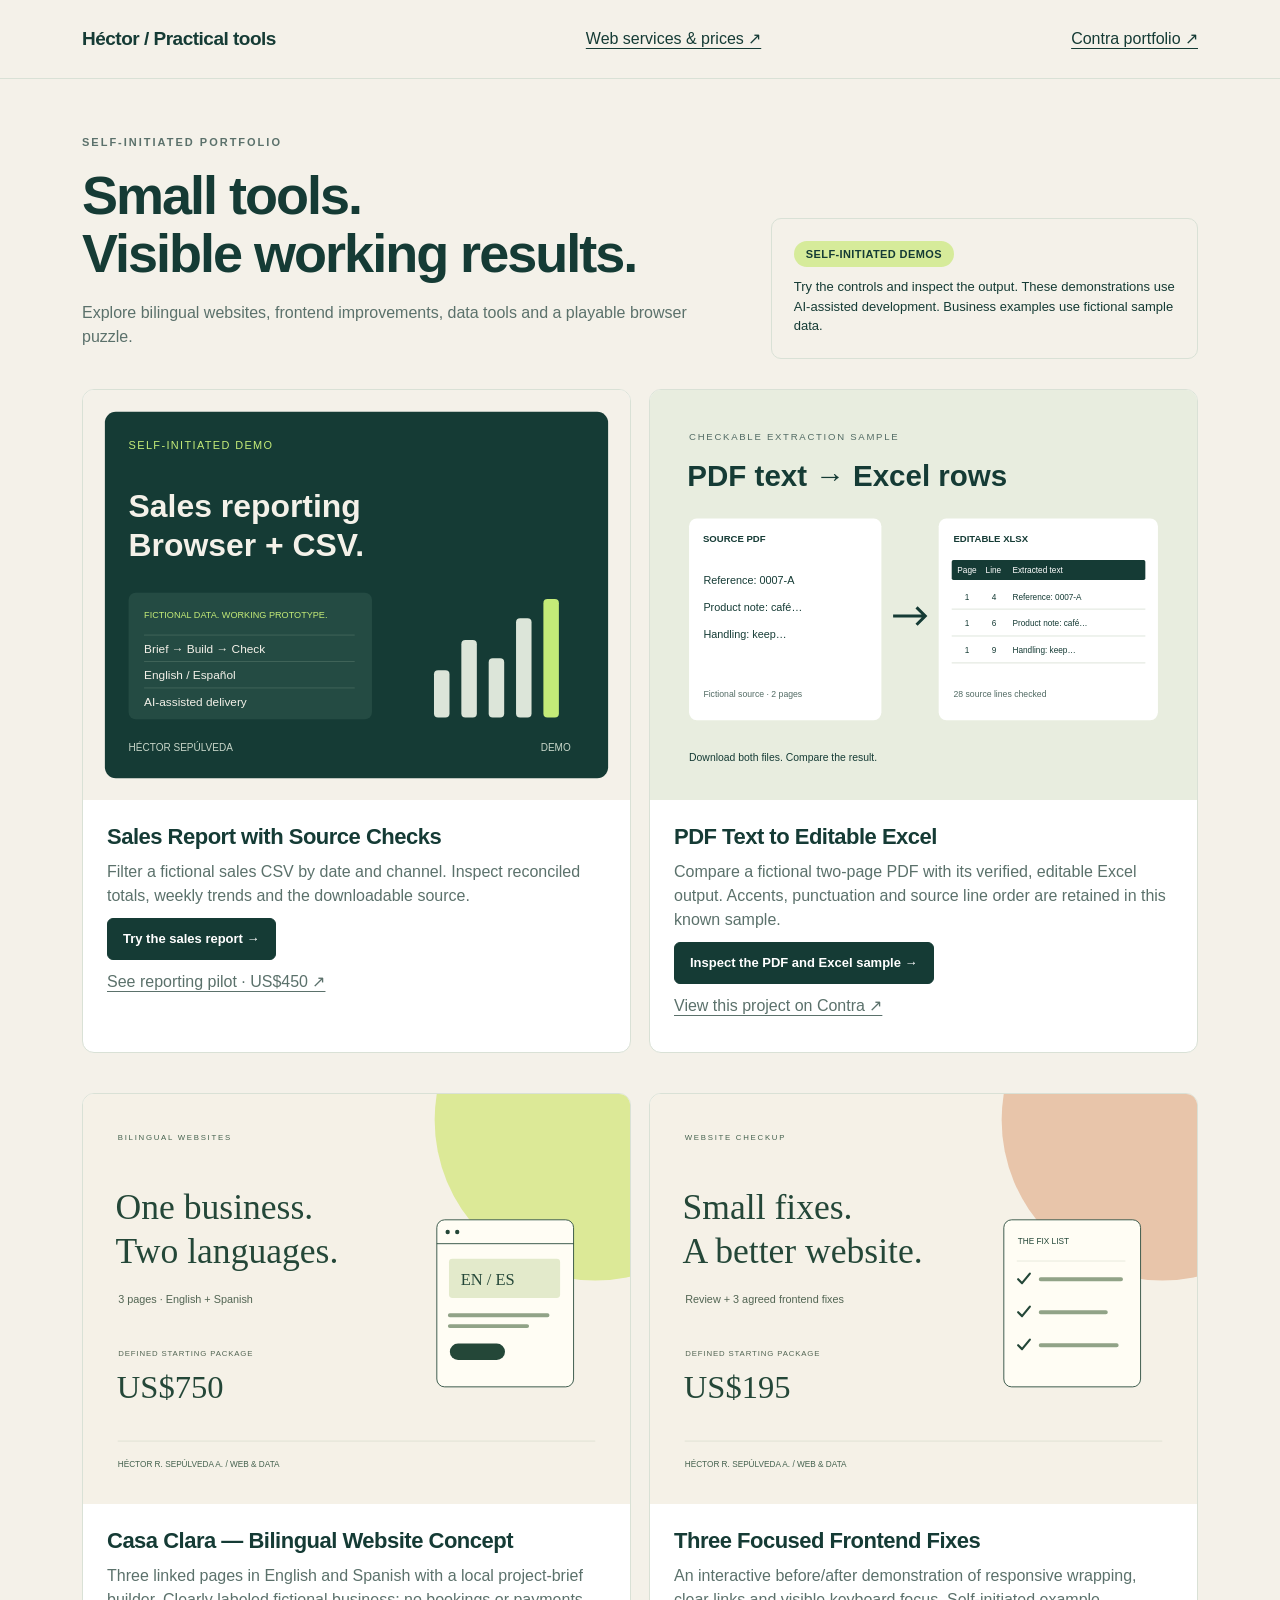
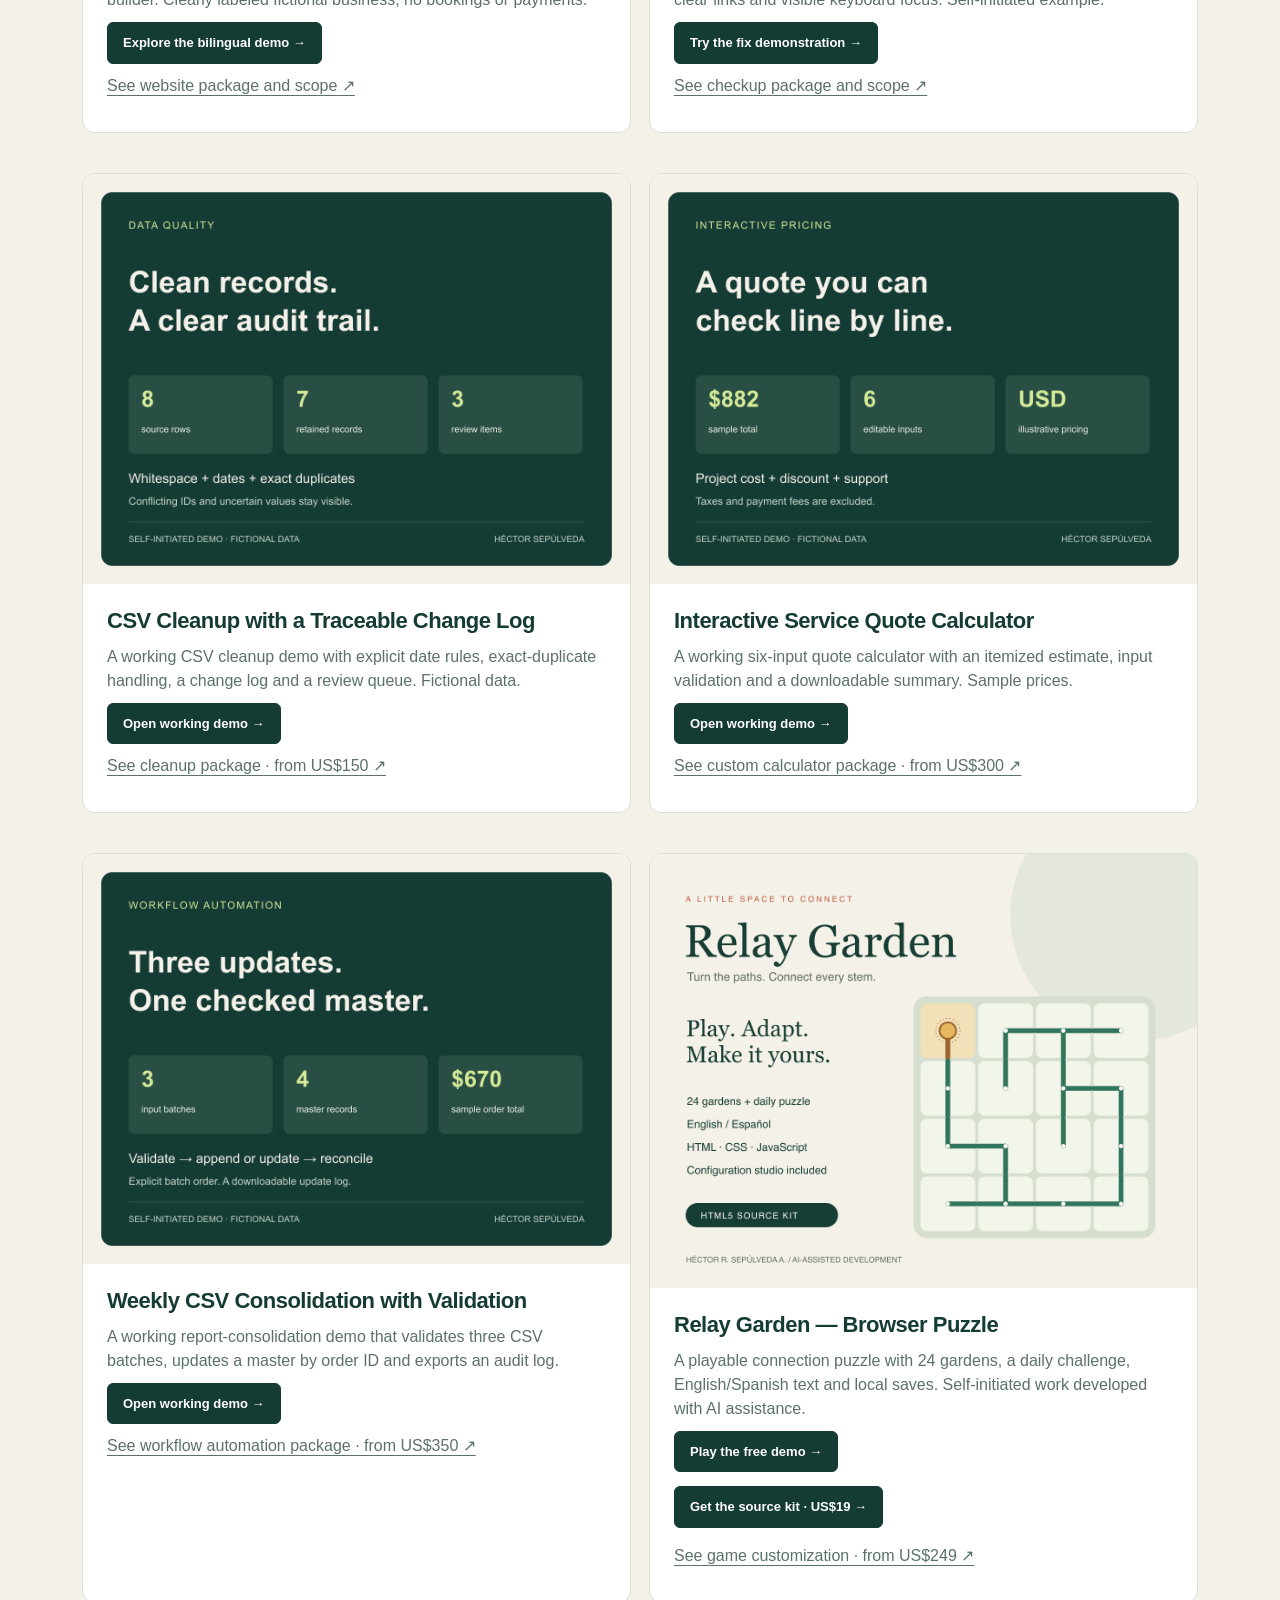
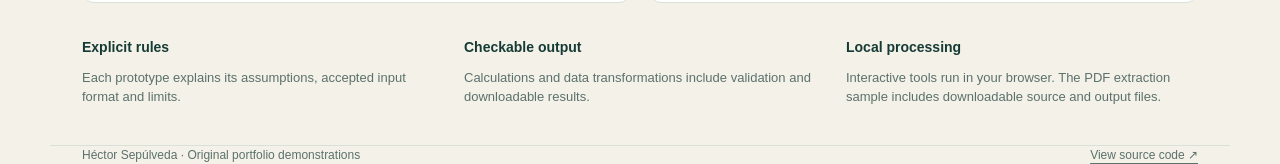
<file: index.html>
<!doctype html><html lang="en"><head><meta charset="utf-8"><meta name="viewport" content="width=device-width,initial-scale=1"><meta name="description" content="Original working portfolio demos: PDF extraction, CSV cleanup, quotes, reporting and a playable browser puzzle. Fictional sample data in the business demos."><title>Héctor — Practical Tools Portfolio</title><link rel="stylesheet" href="demos/style.css"></head><body><header><nav class="wrap"><span class="brand">Héctor / Practical tools</span><a href="web/">Web services & prices ↗</a><a href="https://contra.com/hector_r_sepulveda_a_jpug9jwc/work">Contra portfolio ↗</a></nav></header><main class="wrap"><section class="intro"><div><span class="eyebrow">Self-initiated portfolio</span><h1>Small tools.<br>Visible working results.</h1><p>Explore bilingual websites, frontend improvements, data tools and a playable browser puzzle.</p></div><aside><span class="badge">SELF-INITIATED DEMOS</span><div>Try the controls and inspect the output. These demonstrations use AI-assisted development. Business examples use fictional sample data.</div></aside></section><section class="grid"><article class="panel"><img src="assets/portfolio-report.svg" alt="Fictional sales report with source checks and channel trends" style="width:100%;display:block"><div style="padding:24px"><h2>Sales Report with Source Checks</h2><p>Filter a fictional sales CSV by date and channel. Inspect reconciled totals, weekly trends and the downloadable source.</p><a class="button" href="demos/sales-report/">Try the sales report →</a><p><a href="https://contra.com/s/A6bPW6bA-excel-and-csv-report-automation-fixed-scope-pilot">See reporting pilot · US$450 ↗</a></p></div></article><article class="panel"><img src="assets/portfolio-pdf-extraction.svg" alt="PDF source and Excel output with matching page and line references" style="width:100%;display:block"><div style="padding:24px"><h2>PDF Text to Editable Excel</h2><p>Compare a fictional two-page PDF with its verified, editable Excel output. Accents, punctuation and source line order are retained in this known sample.</p><a class="button" href="demos/pdf-extraction/">Inspect the PDF and Excel sample →</a><p><a href="https://contra.com/p/bYkg3okc-pdf-text-to-excel-a-checkable-sample">View this project on Contra ↗</a></p></div></article><article class="panel"><img src="assets/portfolio-bilingual.svg" alt="Bilingual website service illustration" style="width:100%;display:block"><div style="padding:24px"><h2>Casa Clara — Bilingual Website Concept</h2><p>Three linked pages in English and Spanish with a local project-brief builder. Clearly labeled fictional business; no bookings or payments.</p><a class="button" href="demos/casa-clara/">Explore the bilingual demo →</a><p><a href="web/bilingual-sites.html">See website package and scope ↗</a></p></div></article><article class="panel"><img src="assets/portfolio-website-fixes.svg" alt="Website checkup service illustration" style="width:100%;display:block"><div style="padding:24px"><h2>Three Focused Frontend Fixes</h2><p>An interactive before/after demonstration of responsive wrapping, clear links and visible keyboard focus. Self-initiated example.</p><a class="button" href="demos/website-checkup/">Try the fix demonstration →</a><p><a href="web/website-fixes.html">See checkup package and scope ↗</a></p></div></article><article class="panel"><img src="assets/portfolio-cleaner.png" alt="CSV Cleanup with a Traceable Change Log presentation cover" style="width:100%;display:block"><div style="padding:24px"><h2>CSV Cleanup with a Traceable Change Log</h2><p>A working CSV cleanup demo with explicit date rules, exact-duplicate handling, a change log and a review queue. Fictional data.</p><a class="button" href="demos/cleaner.html">Open working demo →</a><p><a href="https://contra.com/s/BgBYsqQm-clean-deduplicate-and-standardize-your-excel-or-csv-data">See cleanup package · from US$150 ↗</a></p></div></article><article class="panel"><img src="assets/portfolio-quote.png" alt="Interactive Service Quote Calculator presentation cover" style="width:100%;display:block"><div style="padding:24px"><h2>Interactive Service Quote Calculator</h2><p>A working six-input quote calculator with an itemized estimate, input validation and a downloadable summary. Sample prices.</p><a class="button" href="demos/quote.html">Open working demo →</a><p><a href="https://contra.com/s/7UrQFgom-custom-pricing-cost-or-quote-calculator">See custom calculator package · from US$300 ↗</a></p></div></article><article class="panel"><img src="assets/portfolio-merge.png" alt="Weekly CSV Consolidation with Validation presentation cover" style="width:100%;display:block"><div style="padding:24px"><h2>Weekly CSV Consolidation with Validation</h2><p>A working report-consolidation demo that validates three CSV batches, updates a master by order ID and exports an audit log.</p><a class="button" href="demos/merge.html">Open working demo →</a><p><a href="https://contra.com/s/e3ON2MBc-automate-a-repetitive-file-or-reporting-workflow">See workflow automation package · from US$350 ↗</a></p></div></article><article class="panel"><img src="assets/portfolio-relay-garden.png" alt="Relay Garden illustrated source kit cover" style="width:100%;display:block"><div style="padding:24px"><h2>Relay Garden — Browser Puzzle</h2><p>A playable connection puzzle with 24 gardens, a daily challenge, English/Spanish text and local saves. Self-initiated work developed with AI assistance.</p><a class="button" href="games/relay-garden/">Play the free demo →</a><p style="margin-top:14px"><a class="button" href="https://contra.com/products/E5uvrPSy-relay-garden-html5-puzzle-source-kit">Get the source kit · US$19 →</a></p><p style="margin-top:16px"><a href="https://contra.com/s/MvEYLlvb-a-branded-browser-puzzle-for-your-website">See game customization · from US$249 ↗</a></p></div></article></section><section class="notes"><div><h3>Explicit rules</h3><p>Each prototype explains its assumptions, accepted input format and limits.</p></div><div><h3>Checkable output</h3><p>Calculations and data transformations include validation and downloadable results.</p></div><div><h3>Local processing</h3><p>Interactive tools run in your browser. The PDF extraction sample includes downloadable source and output files.</p></div></section></main><footer class="wrap"><span>Héctor Sepúlveda · Original portfolio demonstrations</span><a href="https://github.com/hectorarriolai/practical-tools-demos">View source code ↗</a></footer></body></html>
</file>
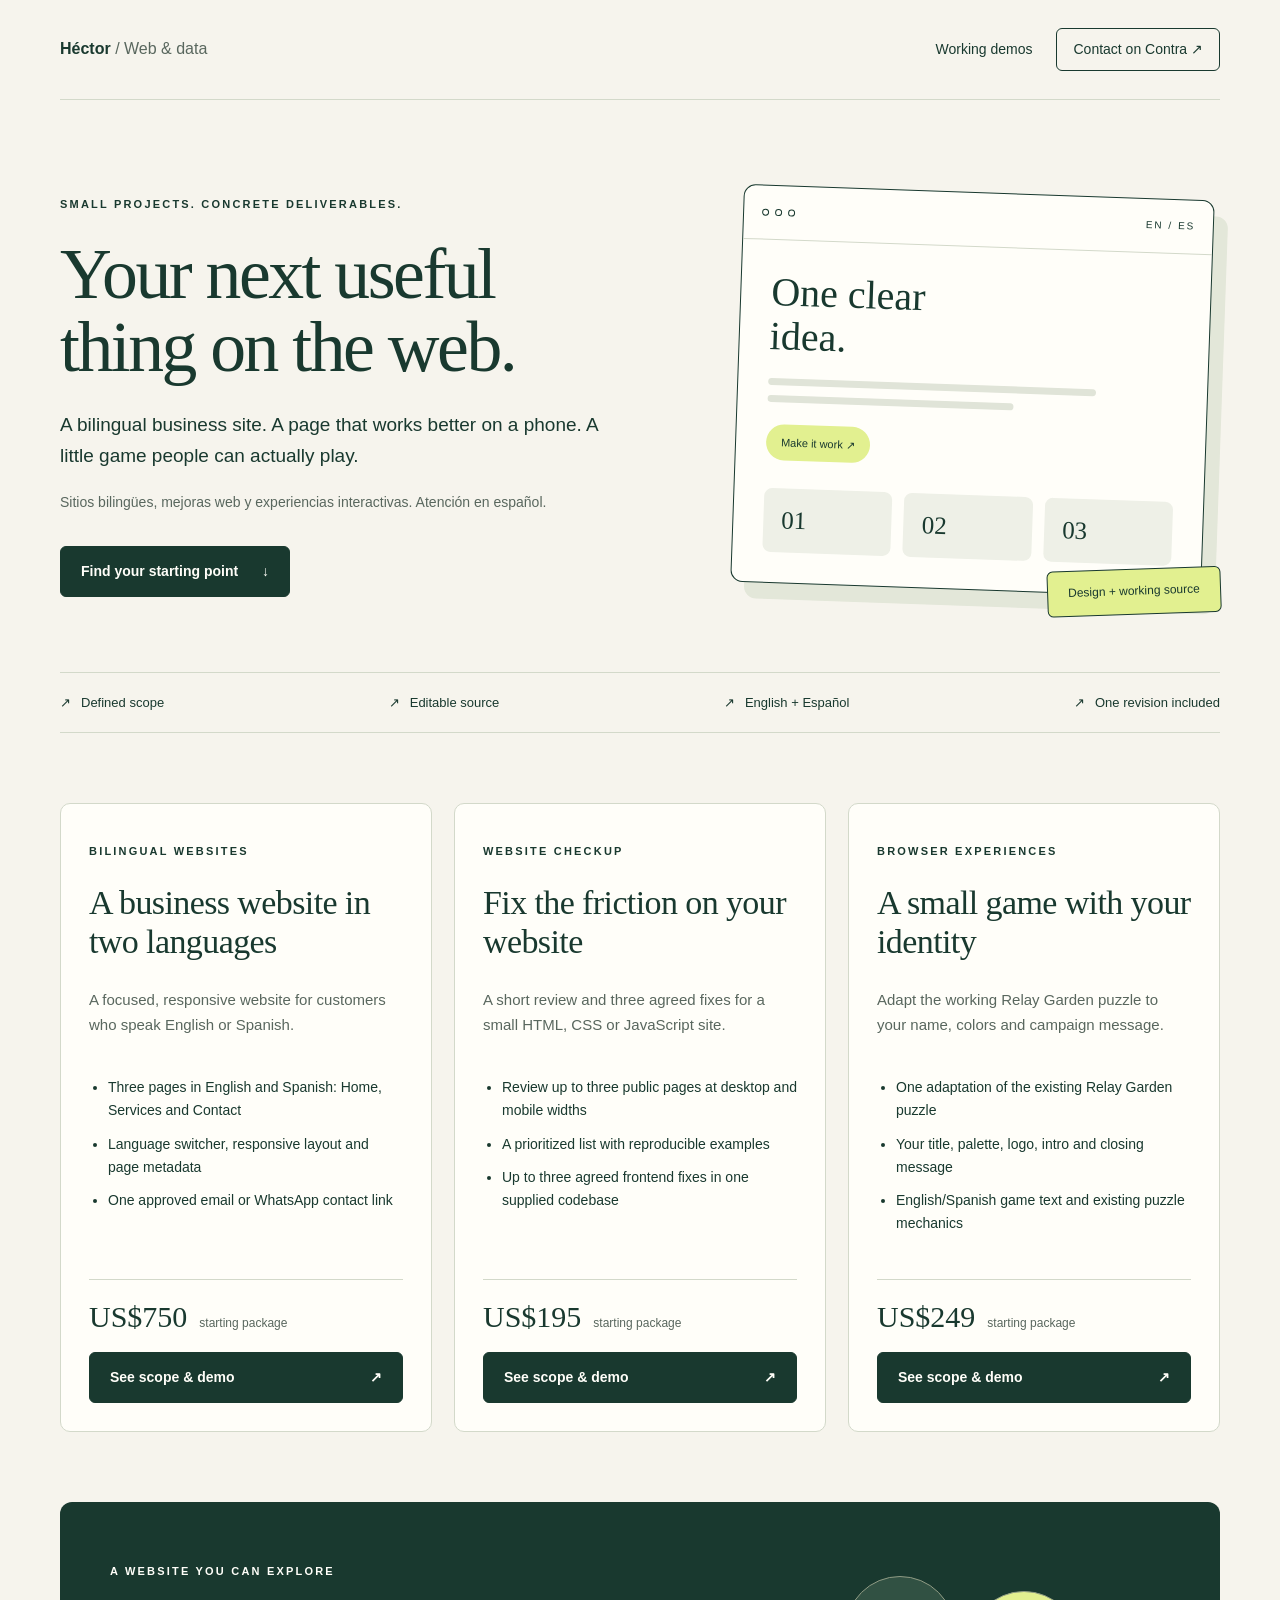
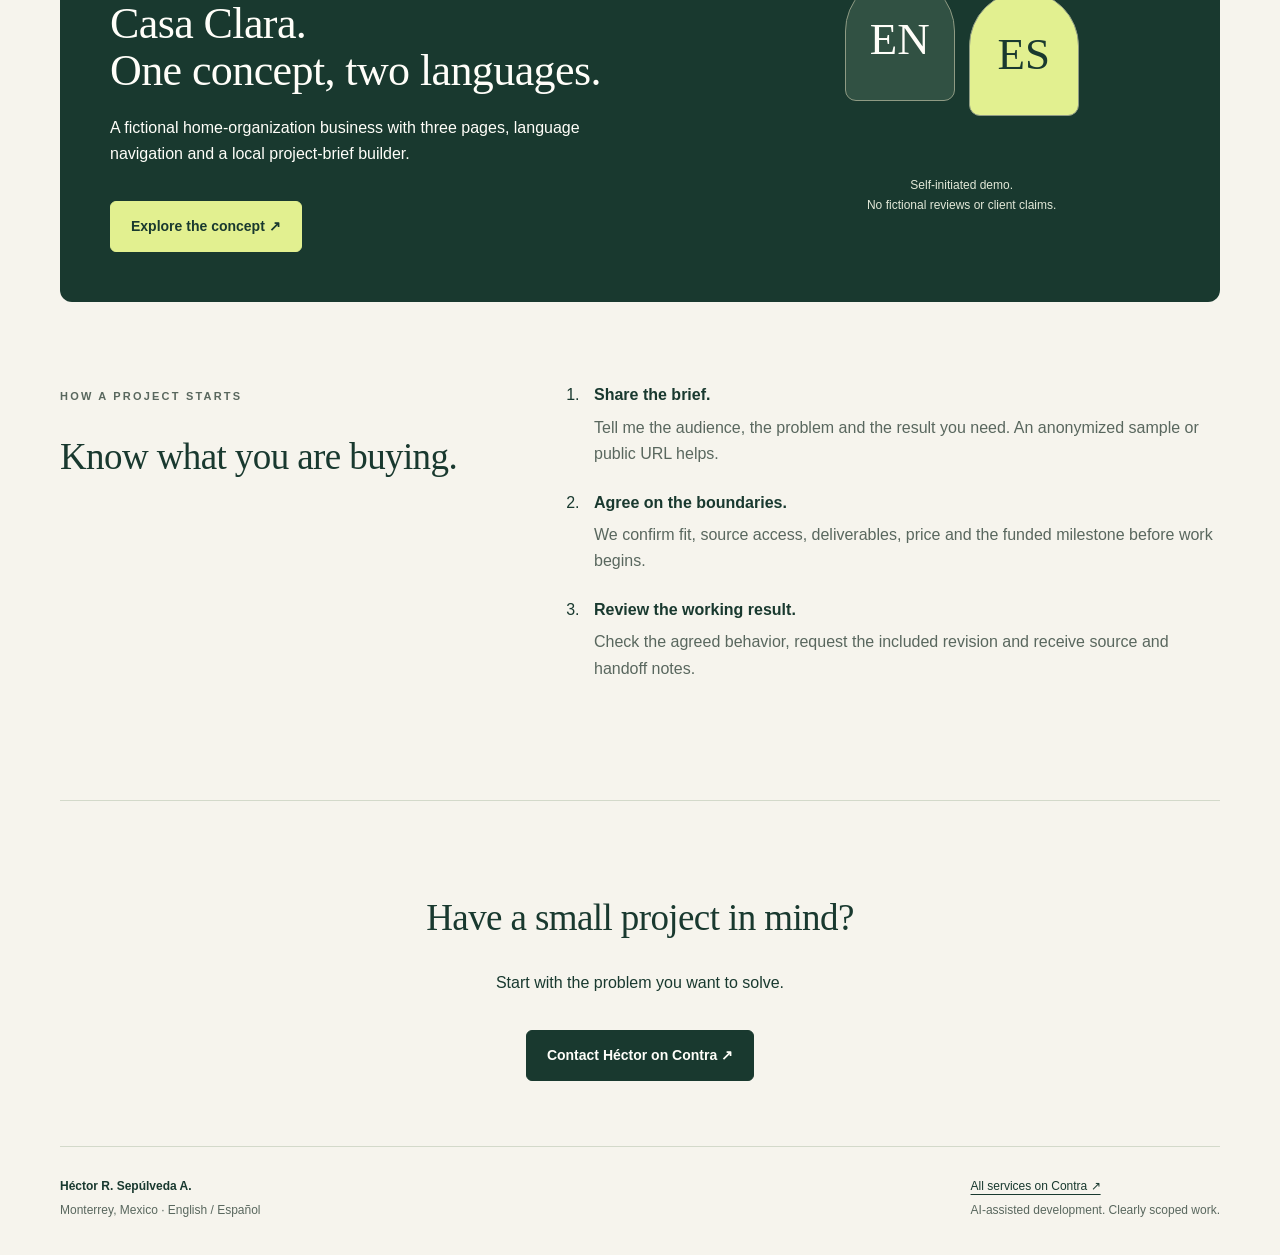
<file: web/index.html>
<!doctype html><html lang="en"><head><meta charset="utf-8"><meta name="viewport" content="width=device-width,initial-scale=1"><title>Useful websites. Clear deliverables. | Héctor</title><meta name="description" content="Bilingual business websites, focused frontend fixes and branded browser puzzles. Explore working demos and defined starting packages."><link rel="canonical" href="https://hectorarriolai.github.io/practical-tools-demos/web/"><meta property="og:title" content="Useful websites. Clear deliverables."><meta property="og:description" content="Bilingual business websites, focused frontend fixes and branded browser puzzles. Explore working demos and defined starting packages."><meta property="og:type" content="website"><meta property="og:url" content="https://hectorarriolai.github.io/practical-tools-demos/web/"><link rel="stylesheet" href="style.css"></head><body><a class="skip" href="#main">Skip to content</a><header class="wrap nav"><a class="brand" href="./">Héctor <span>/ Web &amp; data</span></a><nav aria-label="Main"><a href="../">Working demos</a><a class="small-button" href="https://contra.com/hector_r_sepulveda_a_jpug9jwc">Contact on Contra ↗</a></nav></header><main id="main" class="wrap"><section class="hero"><div><p class="eyebrow">SMALL PROJECTS. CONCRETE DELIVERABLES.</p><h1>Your next useful<br>thing on the web.</h1><p class="lead">A bilingual business site. A page that works better on a phone. A little game people can actually play.</p><p class="muted">Sitios bilingües, mejoras web y experiencias interactivas. Atención en español.</p><a class="button" href="#offers">Find your starting point <span>↓</span></a></div><div class="hero-art" aria-label="Illustration of a bilingual responsive website"><div class="browser-top"><i></i><i></i><i></i><span>EN / ES</span></div><div class="art-content"><p>One clear idea.</p><div class="art-line"></div><div class="art-line short"></div><div class="art-pill">Make it work ↗</div><div class="art-tiles"><b>01</b><b>02</b><b>03</b></div></div><div class="floating">Design + working source</div></div></section><div class="strip"><span>Defined scope</span><span>Editable source</span><span>English + Español</span><span>One revision included</span></div><section id="offers" class="offers"><article class="offer"><p class="eyebrow">BILINGUAL WEBSITES</p><h2>A business website in two languages</h2><p>A focused, responsive website for customers who speak English or Spanish.</p><ul><li>Three pages in English and Spanish: Home, Services and Contact</li><li>Language switcher, responsive layout and page metadata</li><li>One approved email or WhatsApp contact link</li></ul><div class="price"><strong>US$750</strong><span>starting package</span></div><a class="button" href="bilingual-sites.html">See scope &amp; demo <span>↗</span></a></article><article class="offer"><p class="eyebrow">WEBSITE CHECKUP</p><h2>Fix the friction on your website</h2><p>A short review and three agreed fixes for a small HTML, CSS or JavaScript site.</p><ul><li>Review up to three public pages at desktop and mobile widths</li><li>A prioritized list with reproducible examples</li><li>Up to three agreed frontend fixes in one supplied codebase</li></ul><div class="price"><strong>US$195</strong><span>starting package</span></div><a class="button" href="website-fixes.html">See scope &amp; demo <span>↗</span></a></article><article class="offer"><p class="eyebrow">BROWSER EXPERIENCES</p><h2>A small game with your identity</h2><p>Adapt the working Relay Garden puzzle to your name, colors and campaign message.</p><ul><li>One adaptation of the existing Relay Garden puzzle</li><li>Your title, palette, logo, intro and closing message</li><li>English/Spanish game text and existing puzzle mechanics</li></ul><div class="price"><strong>US$249</strong><span>starting package</span></div><a class="button" href="branded-game.html">See scope &amp; demo <span>↗</span></a></article></section><section class="feature"><div><p class="eyebrow">A WEBSITE YOU CAN EXPLORE</p><h2>Casa Clara.<br>One concept, two languages.</h2><p>A fictional home-organization business with three pages, language navigation and a local project-brief builder.</p><a class="button light" href="../demos/casa-clara/">Explore the concept ↗</a></div><div class="feature-note"><span>EN</span><span>ES</span><p>Self-initiated demo.<br>No fictional reviews or client claims.</p></div></section><section class="process"><div><p class="eyebrow">HOW A PROJECT STARTS</p><h2>Know what you are buying.</h2></div><ol><li><strong>Share the brief.</strong><p>Tell me the audience, the problem and the result you need. An anonymized sample or public URL helps.</p></li><li><strong>Agree on the boundaries.</strong><p>We confirm fit, source access, deliverables, price and the funded milestone before work begins.</p></li><li><strong>Review the working result.</strong><p>Check the agreed behavior, request the included revision and receive source and handoff notes.</p></li></ol></section><section class="bottom-cta"><h2>Have a small project in mind?</h2><p>Start with the problem you want to solve.</p><a class="button" href="https://contra.com/hector_r_sepulveda_a_jpug9jwc">Contact Héctor on Contra ↗</a></section></main><footer class="wrap"><div><strong>Héctor R. Sepúlveda A.</strong><p>Monterrey, Mexico · English / Español</p></div><div><a href="https://contra.com/hector_r_sepulveda_a_jpug9jwc/services">All services on Contra ↗</a><p>AI-assisted development. Clearly scoped work.</p></div></footer></body></html>
</file>
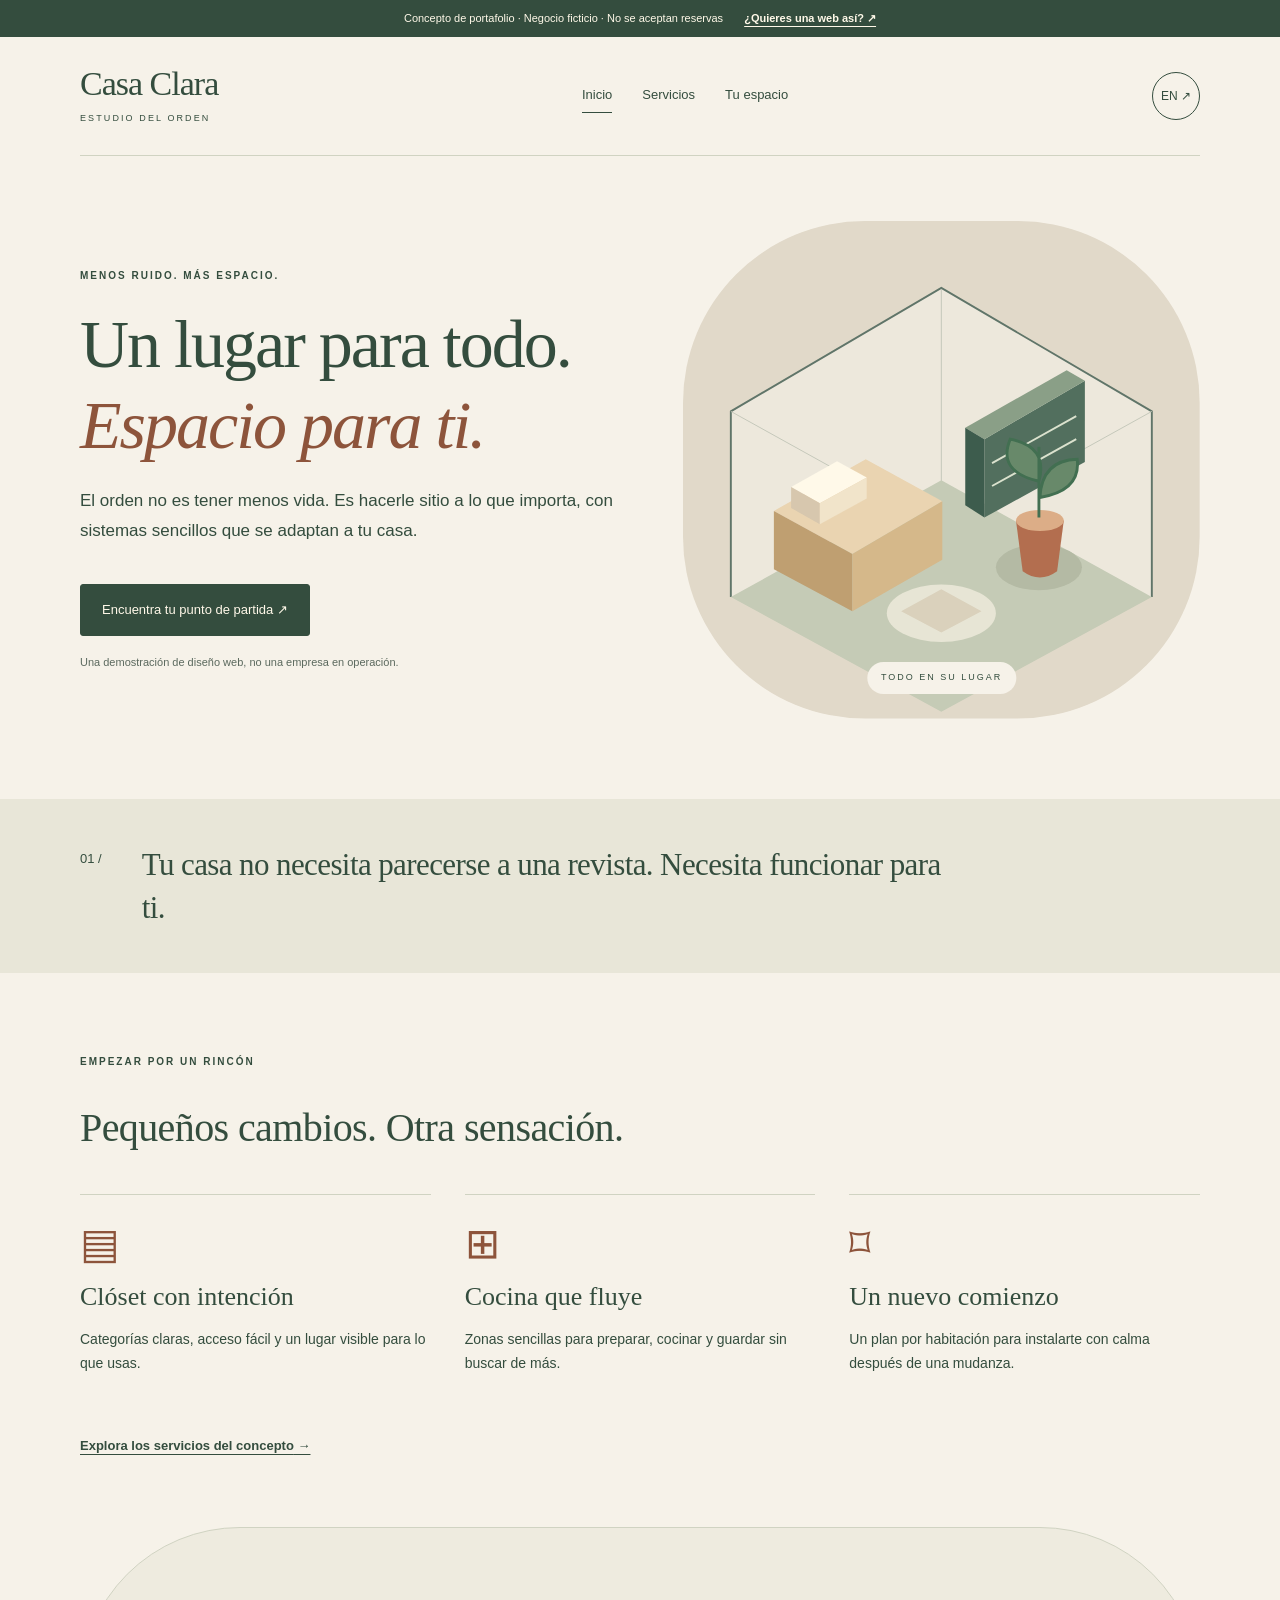
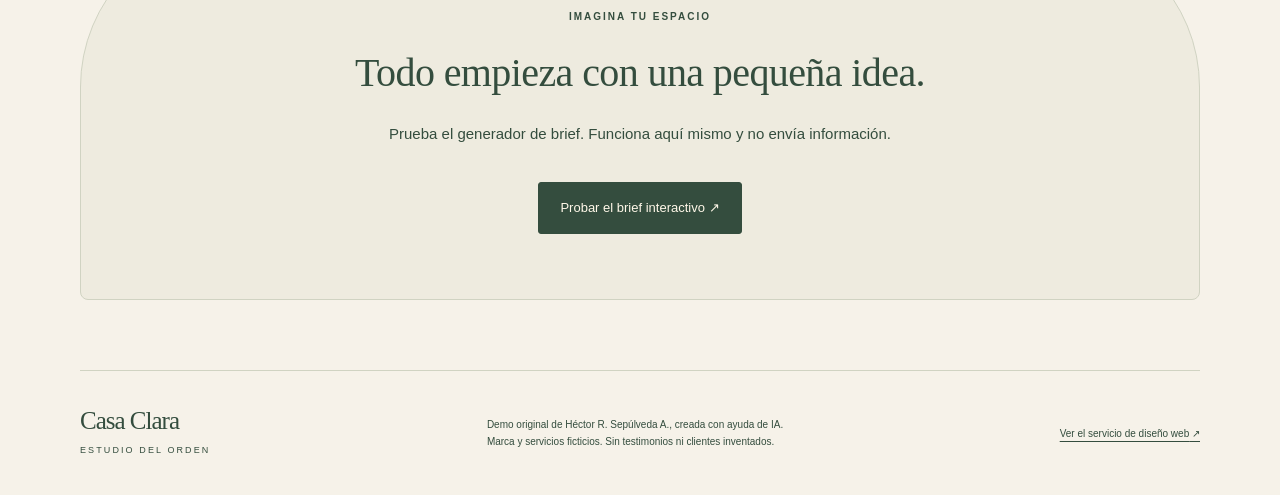
<file: demos/casa-clara/index.html>
<!doctype html><html lang="es"><head><meta charset="utf-8"><meta name="viewport" content="width=device-width,initial-scale=1"><meta name="description" content="Demostración bilingüe de una empresa ficticia de organización del hogar. No se aceptan reservas."><title>Inicio — Casa Clara · Demo</title><link rel="stylesheet" href="style.css"><script src="site.js" defer></script></head><body><a class="skip" href="#main"><span class="" data-es="Saltar al contenido" data-en="Skip to content">Saltar al contenido</span></a><div class="demo-bar"><span class="" data-es="Concepto de portafolio · Negocio ficticio · No se aceptan reservas" data-en="Portfolio concept · Fictional business · No bookings accepted">Concepto de portafolio · Negocio ficticio · No se aceptan reservas</span> <a href="../../web/bilingual-sites.html"><span class="" data-es="¿Quieres una web así?" data-en="Want a website like this?">¿Quieres una web así?</span> ↗</a></div><header class="wrap"><a class="wordmark" data-local href="index.html">Casa Clara<span>ESTUDIO DEL ORDEN</span></a><nav aria-label="Principal"><a data-local href="index.html" aria-current="page"><span class="" data-es="Inicio" data-en="Home">Inicio</span></a><a data-local href="services.html" ><span class="" data-es="Servicios" data-en="Services">Servicios</span></a><a data-local href="contact.html" ><span class="" data-es="Tu espacio" data-en="Your space">Tu espacio</span></a></nav><button id="language" type="button" aria-label="Switch to English">EN ↗</button></header><main id="main"><section class="hero wrap"><div><p class="eyebrow"><span class="" data-es="MENOS RUIDO. MÁS ESPACIO." data-en="LESS CLUTTER. MORE ROOM.">MENOS RUIDO. MÁS ESPACIO.</span></p><h1><span class="" data-es="Un lugar para todo." data-en="A place for everything.">Un lugar para todo.</span><em><span class="" data-es="Espacio para ti." data-en="Room for you.">Espacio para ti.</span></em></h1><p class="lead"><span class="" data-es="El orden no es tener menos vida. Es hacerle sitio a lo que importa, con sistemas sencillos que se adaptan a tu casa." data-en="An organized home makes room for what matters, with simple systems that fit the way you live.">El orden no es tener menos vida. Es hacerle sitio a lo que importa, con sistemas sencillos que se adaptan a tu casa.</span></p><a class="button" data-local href="services.html"><span class="" data-es="Encuentra tu punto de partida" data-en="Find your starting point">Encuentra tu punto de partida</span> ↗</a><p class="small"><span class="" data-es="Una demostración de diseño web, no una empresa en operación." data-en="A website design demonstration, not an operating business.">Una demostración de diseño web, no una empresa en operación.</span></p></div><div class="room-art"><svg viewBox="0 0 540 520" xmlns="http://www.w3.org/2000/svg" role="img" aria-label="Ilustración de un espacio ordenado"><rect width="540" height="520" rx="190" fill="#e1d9c9"/><path d="M50 393V199L270 70l220 129v194" fill="#ede8dc" stroke="#607569" stroke-width="2"/><path d="M270 71v322M50 199l220 122 220-122" stroke="#c4c7b9" fill="none"/><path d="m50 393 220 120 220-120-220-122Z" fill="#c5cbb6"/><path d="m95 303 96-54 80 44-94 55Z" fill="#ead4b1"/><path d="m95 303 82 45v60l-82-44Z" fill="#bf9f71"/><path d="m177 348 94-55v61l-94 54Z" fill="#d5b88a"/><path d="m113 278 48-27 31 17-49 27Z" fill="#fff9e9"/><path d="m113 278 30 17v22l-30-17Z" fill="#d7c7ae"/><path d="m143 295 49-27v22l-49 27Z" fill="#f1e4ca"/><path d="m315 310 105-58v-85l-105 61Z" fill="#526f5e"/><path d="m315 228 105-61-19-11-106 60Z" fill="#8a9f87"/><path d="m295 216 20 12v82l-20-13Z" fill="#3d5c4d"/><path d="m323 253 88-49m-88 73 88-49" stroke="#dbe2ce" stroke-width="2"/><ellipse cx="372" cy="362" rx="45" ry="24" fill="#b4baa4"/><path d="m348 313 7 53q18 13 36 0l7-53" fill="#b36e4f"/><ellipse cx="373" cy="313" rx="25" ry="11" fill="#dcad87"/><path d="M372 310V236m0 36q-44-10-30-44 40 8 30 44m1 17q43-7 39-40-37 1-39 40" stroke="#426f51" fill="#68896a" stroke-width="3"/><ellipse cx="270" cy="410" rx="57" ry="30" fill="#eeeadb" opacity=".85"/><path d="m228 408 42-23 42 23-42 22Z" fill="#dad1bc"/></svg><span class="art-label"><span class="" data-es="TODO EN SU LUGAR" data-en="EVERYTHING IN ITS PLACE">TODO EN SU LUGAR</span></span></div></section><section class="manifesto"><div class="wrap"><span>01 /</span><h2><span class="" data-es="Tu casa no necesita parecerse a una revista. Necesita funcionar para ti." data-en="Your home does not need to look like a magazine. It needs to work for you.">Tu casa no necesita parecerse a una revista. Necesita funcionar para ti.</span></h2></div></section><section class="wrap spaces"><div class="section-heading"><p class="eyebrow"><span class="" data-es="EMPEZAR POR UN RINCÓN" data-en="START WITH ONE CORNER">EMPEZAR POR UN RINCÓN</span></p><h2><span class="" data-es="Pequeños cambios. Otra sensación." data-en="Small changes. A different feeling.">Pequeños cambios. Otra sensación.</span></h2></div><div class="cards"><article><div class="space-icon">▤</div><h3><span class="" data-es="Clóset con intención" data-en="A considered closet">Clóset con intención</span></h3><p><span class="" data-es="Categorías claras, acceso fácil y un lugar visible para lo que usas." data-en="Clear categories, easy access and room for the things you use.">Categorías claras, acceso fácil y un lugar visible para lo que usas.</span></p></article><article><div class="space-icon">⊞</div><h3><span class="" data-es="Cocina que fluye" data-en="A kitchen that flows">Cocina que fluye</span></h3><p><span class="" data-es="Zonas sencillas para preparar, cocinar y guardar sin buscar de más." data-en="Simple zones for preparing, cooking and storing, with less searching.">Zonas sencillas para preparar, cocinar y guardar sin buscar de más.</span></p></article><article><div class="space-icon">⌑</div><h3><span class="" data-es="Un nuevo comienzo" data-en="A fresh start">Un nuevo comienzo</span></h3><p><span class="" data-es="Un plan por habitación para instalarte con calma después de una mudanza." data-en="A room-by-room plan to settle in calmly after moving.">Un plan por habitación para instalarte con calma después de una mudanza.</span></p></article></div><a class="text-link" data-local href="services.html"><span class="" data-es="Explora los servicios del concepto" data-en="Explore the concept services">Explora los servicios del concepto</span> →</a></section><section class="wrap invitation"><p class="eyebrow"><span class="" data-es="IMAGINA TU ESPACIO" data-en="IMAGINE YOUR SPACE">IMAGINA TU ESPACIO</span></p><h2><span class="" data-es="Todo empieza con una pequeña idea." data-en="It starts with one small idea.">Todo empieza con una pequeña idea.</span></h2><p><span class="" data-es="Prueba el generador de brief. Funciona aquí mismo y no envía información." data-en="Try the brief builder. It works here on this page and sends no information.">Prueba el generador de brief. Funciona aquí mismo y no envía información.</span></p><a class="button" data-local href="contact.html"><span class="" data-es="Probar el brief interactivo" data-en="Try the interactive brief">Probar el brief interactivo</span> ↗</a></section></main><footer class="wrap"><a class="wordmark" data-local href="index.html">Casa Clara<span>ESTUDIO DEL ORDEN</span></a><p><span class="" data-es="Demo original de Héctor R. Sepúlveda A., creada con ayuda de IA." data-en="Original demo by Héctor R. Sepúlveda A., developed with AI assistance.">Demo original de Héctor R. Sepúlveda A., creada con ayuda de IA.</span><br><span class="" data-es="Marca y servicios ficticios. Sin testimonios ni clientes inventados." data-en="Fictional brand and services. No invented testimonials or clients.">Marca y servicios ficticios. Sin testimonios ni clientes inventados.</span></p><a href="../../web/bilingual-sites.html"><span class="" data-es="Ver el servicio de diseño web" data-en="View the website service">Ver el servicio de diseño web</span> ↗</a></footer></body></html>
</file>
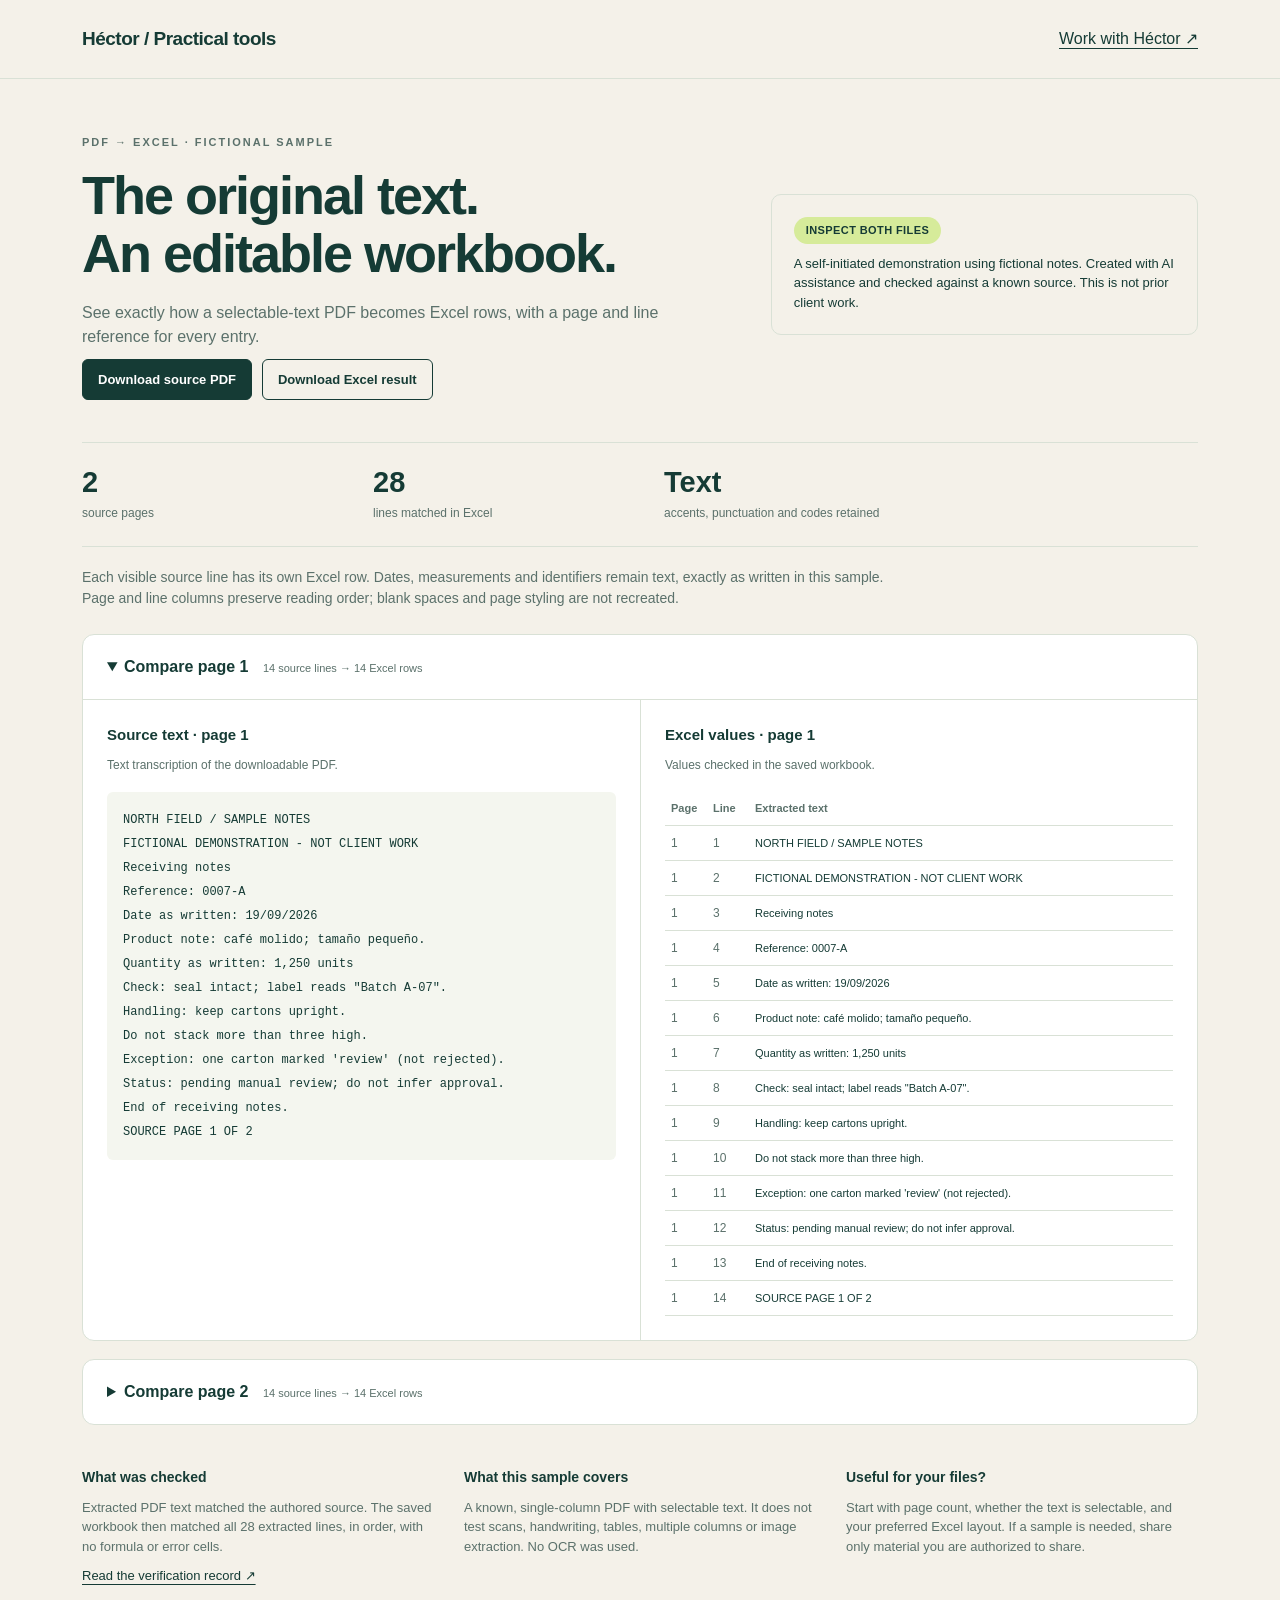
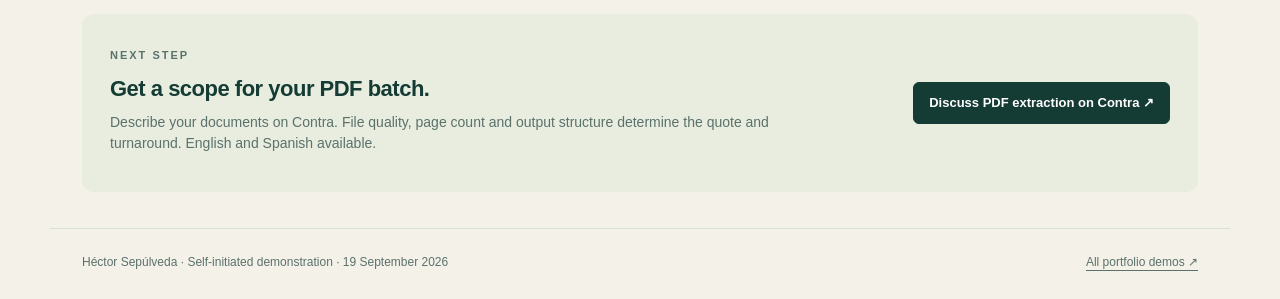
<file: demos/pdf-extraction/index.html>
<!doctype html>
<html lang="en"><head><meta charset="utf-8"><meta name="viewport" content="width=device-width,initial-scale=1">
<meta name="description" content="Inspect a fictional two-page PDF and its editable Excel extraction. Compare text, punctuation, accents and source line order, with both files available to download.">
<title>PDF to Excel · Checkable Extraction Sample · Héctor</title><link rel="stylesheet" href="../style.css"><link rel="stylesheet" href="sample.css"></head>
<body><header><nav class="wrap"><a class="brand" href="../../">Héctor / Practical tools</a><a href="https://contra.com/hector_r_sepulveda_a_jpug9jwc">Work with Héctor ↗</a></nav></header>
<main class="wrap"><section class="intro"><div><span class="eyebrow">PDF → EXCEL · FICTIONAL SAMPLE</span><h1>The original text.<br>An editable workbook.</h1><p>See exactly how a selectable-text PDF becomes Excel rows, with a page and line reference for every entry.</p><div class="controls"><a class="button" href="files/pdf-text-source.pdf" download>Download source PDF</a><a class="button secondary-link" href="files/pdf-text-extracted.xlsx" download>Download Excel result</a></div></div><aside><span class="badge">INSPECT BOTH FILES</span><div>A self-initiated demonstration using fictional notes. Created with AI assistance and checked against a known source. This is not prior client work.</div></aside></section>
<section class="proof" aria-label="Sample verification"><div><strong>2</strong><span>source pages</span></div><div><strong>28</strong><span>lines matched in Excel</span></div><div><strong>Text</strong><span>accents, punctuation and codes retained</span></div></section>
<p class="explanation">Each visible source line has its own Excel row. Dates, measurements and identifiers remain text, exactly as written in this sample. Page and line columns preserve reading order; blank spaces and page styling are not recreated.</p>
<details class="comparison" open>
      <summary>Compare page 1 <span>14 source lines → 14 Excel rows</span></summary>
      <div class="compare-grid"><section><h3>Source text · page 1</h3><p class="small">Text transcription of the downloadable PDF.</p><pre>NORTH FIELD / SAMPLE NOTES
FICTIONAL DEMONSTRATION - NOT CLIENT WORK
Receiving notes
Reference: 0007-A
Date as written: 19/09/2026
Product note: café molido; tamaño pequeño.
Quantity as written: 1,250 units
Check: seal intact; label reads &quot;Batch A-07&quot;.
Handling: keep cartons upright.
Do not stack more than three high.
Exception: one carton marked &#x27;review&#x27; (not rejected).
Status: pending manual review; do not infer approval.
End of receiving notes.
SOURCE PAGE 1 OF 2</pre></section>
      <section><h3>Excel values · page 1</h3><p class="small">Values checked in the saved workbook.</p><table><caption class="sr-only">Extracted text from source page 1</caption><thead><tr><th scope="col">Page</th><th scope="col">Line</th><th scope="col">Extracted text</th></tr></thead><tbody><tr><td>1</td><td>1</td><td>NORTH FIELD / SAMPLE NOTES</td></tr><tr><td>1</td><td>2</td><td>FICTIONAL DEMONSTRATION - NOT CLIENT WORK</td></tr><tr><td>1</td><td>3</td><td>Receiving notes</td></tr><tr><td>1</td><td>4</td><td>Reference: 0007-A</td></tr><tr><td>1</td><td>5</td><td>Date as written: 19/09/2026</td></tr><tr><td>1</td><td>6</td><td>Product note: café molido; tamaño pequeño.</td></tr><tr><td>1</td><td>7</td><td>Quantity as written: 1,250 units</td></tr><tr><td>1</td><td>8</td><td>Check: seal intact; label reads &quot;Batch A-07&quot;.</td></tr><tr><td>1</td><td>9</td><td>Handling: keep cartons upright.</td></tr><tr><td>1</td><td>10</td><td>Do not stack more than three high.</td></tr><tr><td>1</td><td>11</td><td>Exception: one carton marked &#x27;review&#x27; (not rejected).</td></tr><tr><td>1</td><td>12</td><td>Status: pending manual review; do not infer approval.</td></tr><tr><td>1</td><td>13</td><td>End of receiving notes.</td></tr><tr><td>1</td><td>14</td><td>SOURCE PAGE 1 OF 2</td></tr></tbody></table></section></div>
    </details>
<details class="comparison" >
      <summary>Compare page 2 <span>14 source lines → 14 Excel rows</span></summary>
      <div class="compare-grid"><section><h3>Source text · page 2</h3><p class="small">Text transcription of the downloadable PDF.</p><pre>NORTH FIELD / SAMPLE NOTES
FICTIONAL DEMONSTRATION - NOT CLIENT WORK
Packing notes
Reference: 0008-B
Label text: envío local / entrega mañana.
Measurements as written: 12.50 x 8.00 x 3.25 cm
Code as written: AB-0042 / rev. 02
Include: 2 inserts, 1 sleeve, and 1 return label.
Keep the next instruction on its own source line:
Confirm the destination before closing the parcel.
Quoted note: &quot;No substitutions; retain original wording.&quot;
Text only: no arithmetic or date conversion requested.
End of packing notes.
SOURCE PAGE 2 OF 2</pre></section>
      <section><h3>Excel values · page 2</h3><p class="small">Values checked in the saved workbook.</p><table><caption class="sr-only">Extracted text from source page 2</caption><thead><tr><th scope="col">Page</th><th scope="col">Line</th><th scope="col">Extracted text</th></tr></thead><tbody><tr><td>2</td><td>1</td><td>NORTH FIELD / SAMPLE NOTES</td></tr><tr><td>2</td><td>2</td><td>FICTIONAL DEMONSTRATION - NOT CLIENT WORK</td></tr><tr><td>2</td><td>3</td><td>Packing notes</td></tr><tr><td>2</td><td>4</td><td>Reference: 0008-B</td></tr><tr><td>2</td><td>5</td><td>Label text: envío local / entrega mañana.</td></tr><tr><td>2</td><td>6</td><td>Measurements as written: 12.50 x 8.00 x 3.25 cm</td></tr><tr><td>2</td><td>7</td><td>Code as written: AB-0042 / rev. 02</td></tr><tr><td>2</td><td>8</td><td>Include: 2 inserts, 1 sleeve, and 1 return label.</td></tr><tr><td>2</td><td>9</td><td>Keep the next instruction on its own source line:</td></tr><tr><td>2</td><td>10</td><td>Confirm the destination before closing the parcel.</td></tr><tr><td>2</td><td>11</td><td>Quoted note: &quot;No substitutions; retain original wording.&quot;</td></tr><tr><td>2</td><td>12</td><td>Text only: no arithmetic or date conversion requested.</td></tr><tr><td>2</td><td>13</td><td>End of packing notes.</td></tr><tr><td>2</td><td>14</td><td>SOURCE PAGE 2 OF 2</td></tr></tbody></table></section></div>
    </details>
<section class="notes"><div><h3>What was checked</h3><p>Extracted PDF text matched the authored source. The saved workbook then matched all 28 extracted lines, in order, with no formula or error cells.</p><a href="files/verification.json">Read the verification record ↗</a></div><div><h3>What this sample covers</h3><p>A known, single-column PDF with selectable text. It does not test scans, handwriting, tables, multiple columns or image extraction. No OCR was used.</p></div><div><h3>Useful for your files?</h3><p>Start with page count, whether the text is selectable, and your preferred Excel layout. If a sample is needed, share only material you are authorized to share.</p></div></section>
<section class="inquiry"><div><span class="eyebrow">NEXT STEP</span><h2>Get a scope for your PDF batch.</h2><p>Describe your documents on Contra. File quality, page count and output structure determine the quote and turnaround. English and Spanish available.</p></div><a class="button" href="https://contra.com/hector_r_sepulveda_a_jpug9jwc">Discuss PDF extraction on Contra ↗</a></section>
</main><footer class="wrap"><span>Héctor Sepúlveda · Self-initiated demonstration · 19 September 2026</span><a href="../../">All portfolio demos ↗</a></footer></body></html>
</file>
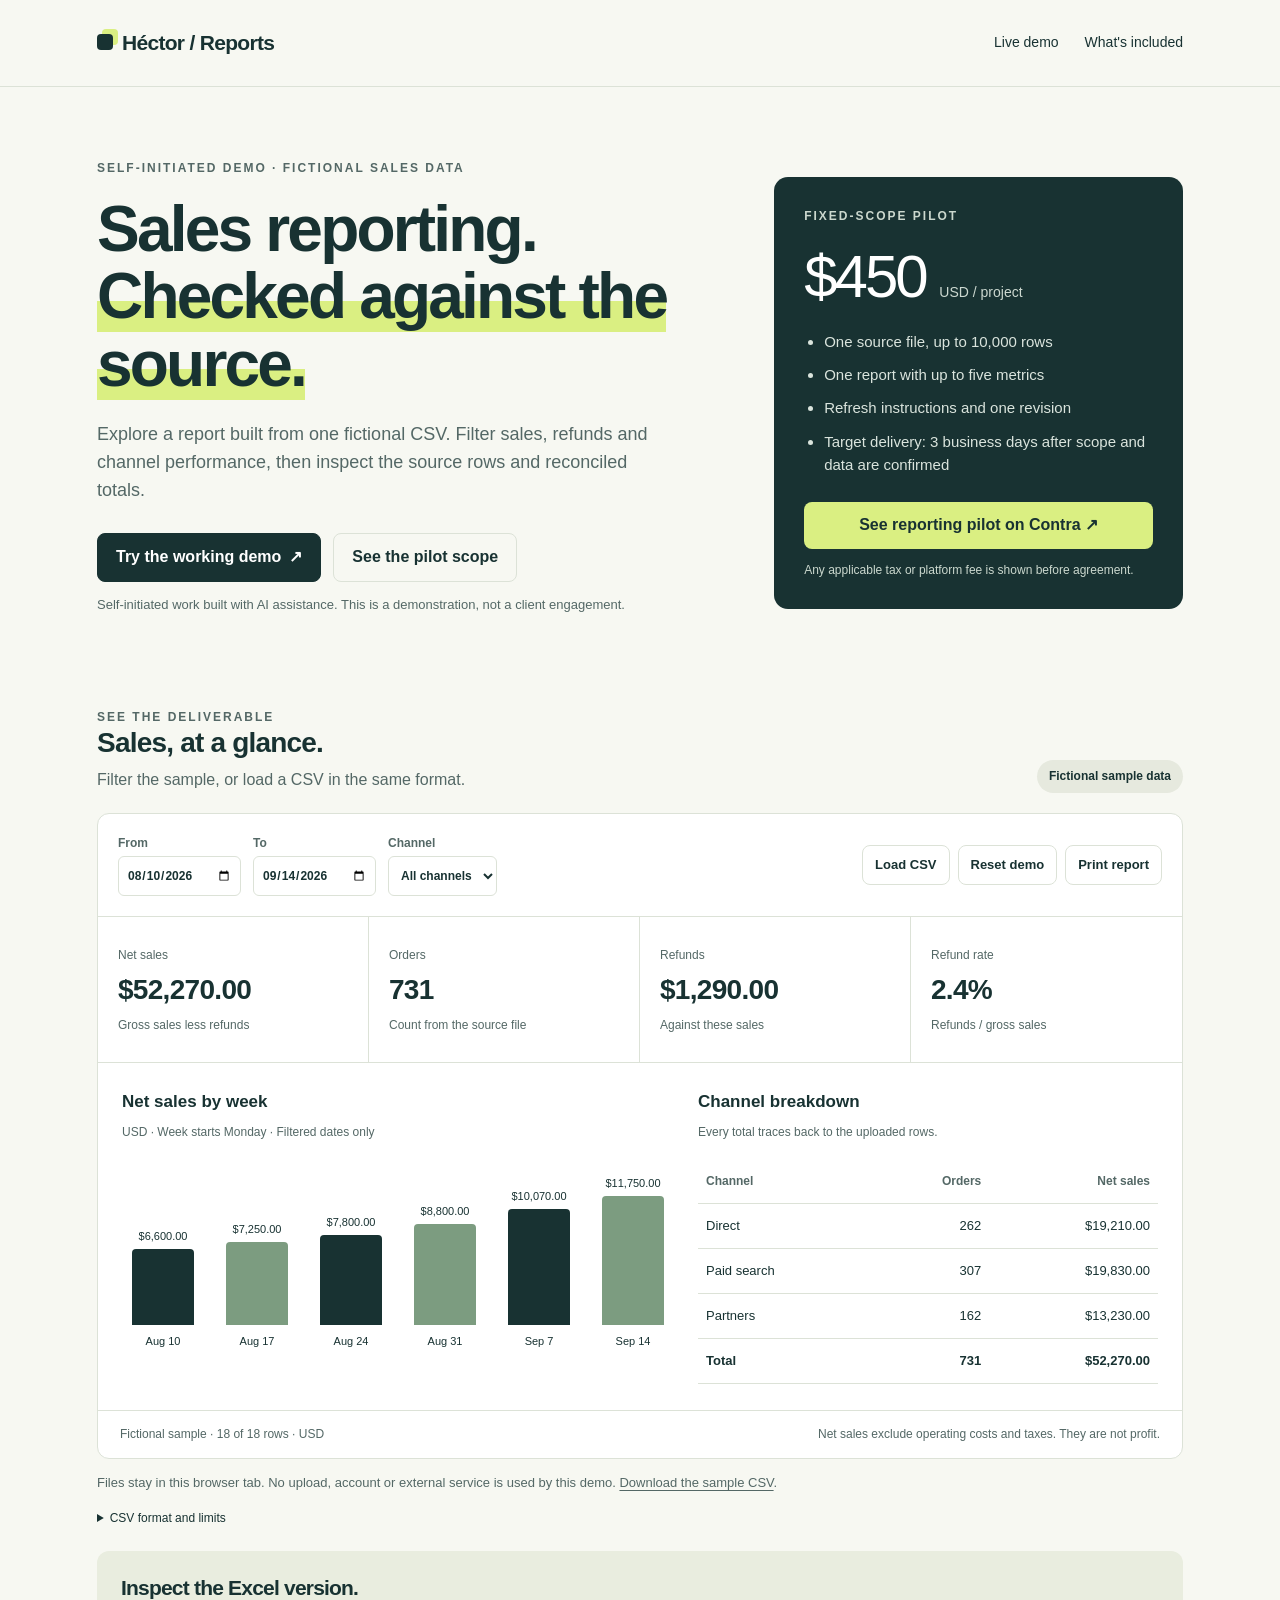
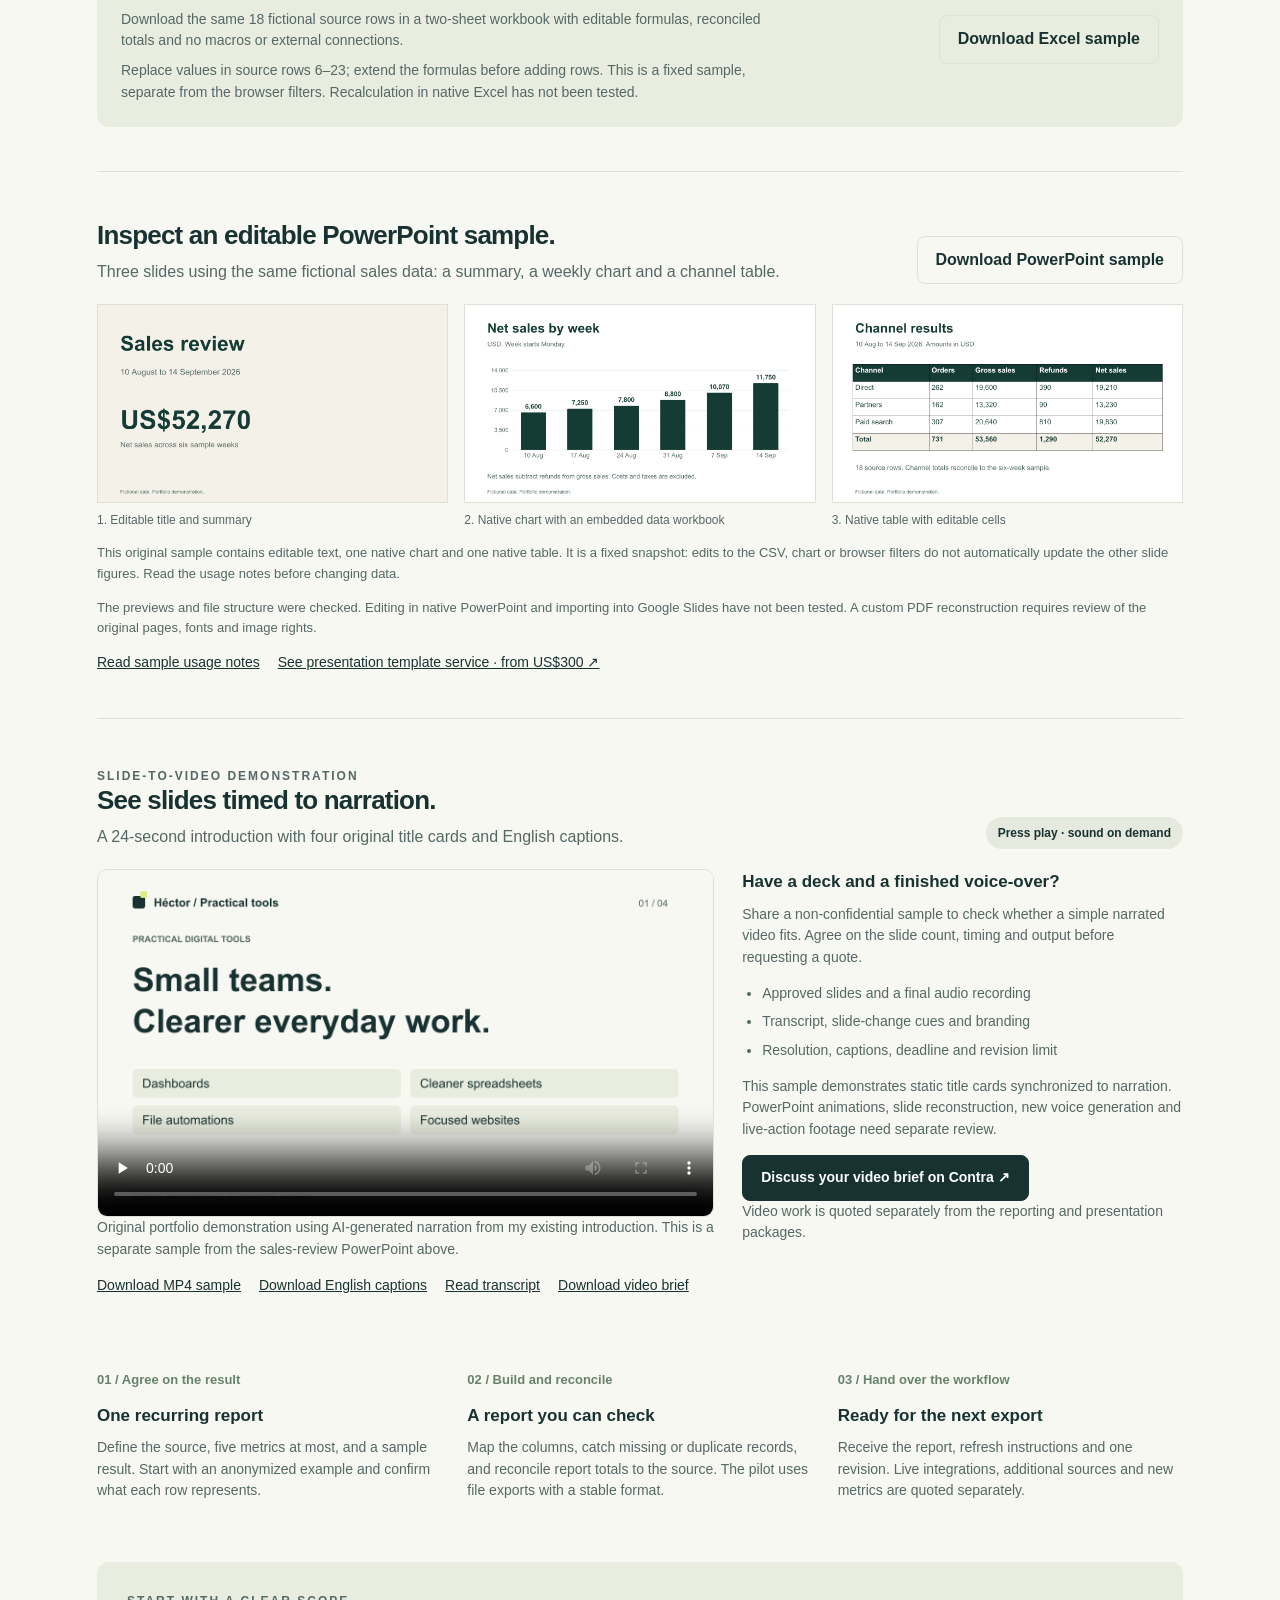
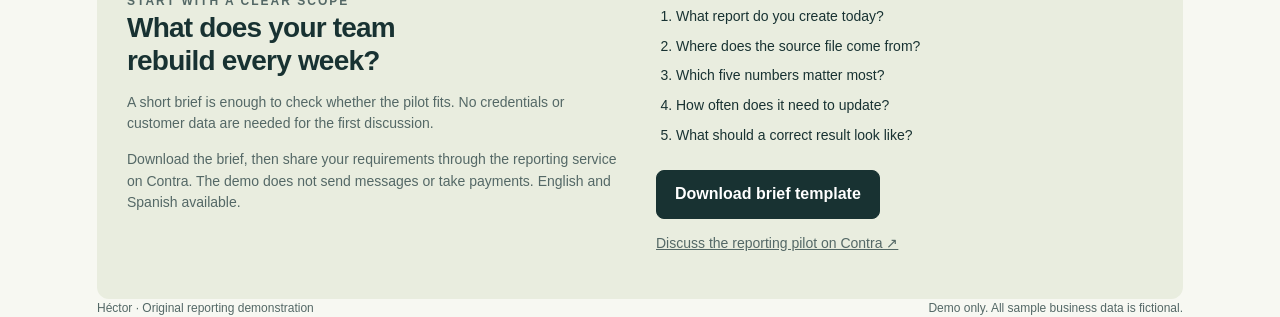
<file: demos/sales-report/index.html>
<!doctype html>
<html lang="en">
<head>
<meta charset="utf-8"><meta name="viewport" content="width=device-width,initial-scale=1">
<meta name="description" content="A fixed-scope service that turns recurring spreadsheet exports into clear, repeatable reports. Explore a working sales-report demo.">
<title>Sales Report — Working Demo · Héctor</title><link rel="canonical" href="https://hectorarriolai.github.io/practical-tools-demos/demos/sales-report/">
<style>
:root{--ink:#183232;--muted:#546866;--paper:#f7f8f2;--lime:#daef82;--line:#dce2d7;--white:#fff;--red:#a42a32}*{box-sizing:border-box}body{margin:0;background:var(--paper);color:var(--ink);font:16px/1.55 -apple-system,BlinkMacSystemFont,"Segoe UI",sans-serif}a{color:inherit}button,input,select{font:inherit}button,.button{cursor:pointer;text-decoration:none;border:1px solid var(--ink);padding:11px 18px;border-radius:8px;background:var(--ink);color:#fff;font-weight:600;display:inline-flex;align-items:center;justify-content:center;gap:8px}button:hover,.button:hover{filter:brightness(1.12)}button:focus-visible,a:focus-visible,input:focus-visible,select:focus-visible{outline:3px solid #51887b;outline-offset:3px}.secondary{background:transparent;color:var(--ink);border-color:var(--line)}.wrap{max-width:1150px;margin:auto;padding:0 32px}header{border-bottom:1px solid var(--line)}nav{display:flex;align-items:center;justify-content:space-between;min-height:86px;gap:24px}.brand{font-size:21px;font-weight:760;text-decoration:none;letter-spacing:-.7px}.mark{display:inline-block;width:16px;height:16px;background:var(--ink);border-radius:4px;margin-right:9px;box-shadow:5px -5px 0 var(--lime)}nav .links{display:flex;gap:26px;font-size:14px}.links a{text-decoration:none}.hero{display:grid;grid-template-columns:1.5fr 1fr;gap:64px;padding:72px 0 60px;align-items:center}.eyebrow{font-size:12px;text-transform:uppercase;letter-spacing:2px;font-weight:750;color:var(--muted)}h1{font-size:clamp(40px,5vw,64px);line-height:1.06;letter-spacing:-2.8px;margin:18px 0 22px;font-weight:650}h1 em{font-style:normal;background:linear-gradient(transparent 57%,var(--lime) 57%)}h2{font-size:28px;line-height:1.2;letter-spacing:-.8px;margin:0}h3{font-size:17px;margin:0 0 8px}.hero p{color:var(--muted);font-size:18px;max-width:560px}.actions{display:flex;gap:12px;flex-wrap:wrap;margin-top:28px}.note{font-size:13px!important;color:var(--muted)}.offer{background:var(--ink);color:white;border-radius:14px;padding:30px}.offer .eyebrow{color:#cbd8ce}.price{font-size:60px;line-height:1.1;letter-spacing:-3px;margin:18px 0}.price small{font-size:14px;letter-spacing:0;color:#ccd8d0}.offer ul{padding-left:20px;color:#dae4dd;font-size:15px;margin:20px 0 26px}.offer li{margin:10px 0}.offer a{background:var(--lime);color:var(--ink);border:none;width:100%}.section-head{display:flex;justify-content:space-between;align-items:end;gap:24px;margin:20px 0}.section-head p{margin:8px 0 0;color:var(--muted)}.badge{font-size:12px;font-weight:650;background:#e6e9de;border-radius:100px;padding:7px 12px;white-space:nowrap}.panel{border:1px solid var(--line);background:white;border-radius:12px;overflow:hidden}.toolbar{display:flex;justify-content:space-between;gap:12px;align-items:center;flex-wrap:wrap;padding:20px;border-bottom:1px solid var(--line)}.filters{display:flex;align-items:end;gap:12px;flex-wrap:wrap}label{display:grid;gap:4px;font-size:12px;color:var(--muted);font-weight:600}input,select{max-width:100%;border:1px solid var(--line);border-radius:6px;padding:8px;background:white;color:var(--ink);min-height:40px}.file-controls{display:flex;gap:8px;flex-wrap:wrap}.file-controls button{font-size:13px;padding:9px 12px}.metrics{display:grid;grid-template-columns:repeat(4,1fr);border-bottom:1px solid var(--line)}.metric{padding:25px 20px;border-right:1px solid var(--line)}.metric:last-child{border:0}.metric span{font-size:12px;color:var(--muted)}.metric strong{display:block;font-size:28px;letter-spacing:-.7px;line-height:1.4;margin:3px 0}.metric small{font-size:12px;color:var(--muted)}.charts{display:grid;grid-template-columns:1.2fr 1fr;gap:24px;padding:26px 24px}.chart-caption{font-size:12px;color:var(--muted);margin:0 0 18px}.bars{display:flex;align-items:end;gap:12px;height:190px;padding-top:15px}.bar-group{display:flex;flex-direction:column;align-items:center;justify-content:end;flex:1;min-width:0;height:100%}.bar{background:var(--ink);border-radius:4px 4px 0 0;width:75%;min-width:8px}.bar-group:nth-child(even) .bar{background:#7c9c80}.bar-value{font-size:11px;margin-bottom:4px}.bar-label{font-size:11px;margin-top:8px;white-space:nowrap}.table-wrap{overflow:auto}table{width:100%;border-collapse:collapse;font-size:13px}th,td{text-align:right;padding:12px 8px;border-bottom:1px solid var(--line);white-space:nowrap}th:first-child,td:first-child{text-align:left}th{font-weight:600;color:var(--muted);font-size:12px}tfoot{font-weight:750}.report-foot{border-top:1px solid var(--line);padding:14px 22px;display:flex;justify-content:space-between;gap:12px;font-size:12px;color:var(--muted)}.help{font-size:13px;color:var(--muted);margin:14px 0 0}.help a{text-underline-offset:3px}.error{background:#fff0f0;border:1px solid #e6b2b6;color:var(--red);margin:16px 20px;padding:12px;border-radius:8px}.empty{padding:35px;color:var(--muted)}.scope{display:grid;grid-template-columns:repeat(3,1fr);gap:25px;padding:60px 0}.scope p{font-size:14px;color:var(--muted);margin:0}.step{display:block;margin-bottom:12px;font-size:13px;font-weight:700;color:#66836b}.brief{padding:30px;background:#e9eddf;border-radius:12px;display:grid;grid-template-columns:1fr 1fr;gap:32px}.brief p{font-size:14px;color:var(--muted)}.brief ol{font-size:14px;padding-left:20px}.brief li{margin-bottom:8px}.brief button{margin-top:10px}.launch-note{font-size:12px;color:var(--muted)}footer{padding:28px 0 36px;font-size:12px;color:var(--muted);display:flex;justify-content:space-between;gap:24px}details{margin-top:16px;font-size:12px}summary{cursor:pointer}code{font-size:12px;overflow-wrap:anywhere}#copy-status{font-size:13px}.sr-only{position:absolute;width:1px;height:1px;overflow:hidden;clip:rect(0,0,0,0)}@media(max-width:850px){.hero{gap:30px;grid-template-columns:1fr 0.8fr}h1{font-size:44px}.charts{grid-template-columns:1fr}.scope{gap:16px}.metrics{grid-template-columns:repeat(2,1fr)}.metric:nth-child(2){border-right:0}.metric:nth-child(-n+2){border-bottom:1px solid var(--line)}}@media(max-width:600px){.wrap{padding:0 18px}.hero{grid-template-columns:1fr;padding-top:42px;gap:26px}h1{font-size:42px;letter-spacing:-1.8px}nav{min-height:72px}.links a:first-child{display:none}.links{gap:14px!important}.section-head{display:block}.badge{display:inline-block;margin-top:12px}.scope,.brief{grid-template-columns:1fr}.scope{padding:38px 0;gap:25px}.metric{padding:18px 14px}.metric strong{font-size:25px}.toolbar{padding:16px}.filters{gap:8px}.filters label{flex:1}.filters input{width:100%}.charts{padding:20px 14px}.report-foot,footer{display:block}.report-foot span{display:block;margin:3px 0}.bar-value{font-size:10px}.bar-label{font-size:10px}.brief{padding:24px}}@media print{header,.hero,.toolbar,.help,.scope,.brief,footer{display:none}.wrap{max-width:none;padding:0}.panel{border:0}.charts{break-inside:avoid}.section-head{margin-top:0}.metrics{grid-template-columns:repeat(4,1fr)}body{background:#fff}.bar{print-color-adjust:exact;-webkit-print-color-adjust:exact}}
nav .brand{white-space:nowrap}@media(max-width:420px){nav{gap:12px}nav .links{font-size:12px}.brand{font-size:18px}.bar-value{font-size:9px}.bars{gap:5px}}
.workbook-sample{display:flex;align-items:center;justify-content:space-between;gap:24px;margin-top:24px;padding:24px;background:#e9eddf;border-radius:12px}.workbook-sample h2{font-size:21px}.workbook-sample p{font-size:14px;color:var(--muted);margin:8px 0 0;max-width:660px}.workbook-sample .button{flex-shrink:0}@media(max-width:600px){.workbook-sample{display:block}.workbook-sample .button{margin-top:16px}}@media print{.workbook-sample{display:none}}

.presentation-sample{margin-top:44px;padding-top:28px;border-top:1px solid var(--line);scroll-margin-top:24px}.presentation-sample h2{font-size:26px}.presentation-sample .section-head .button{flex-shrink:0}.presentation-previews{display:grid;grid-template-columns:repeat(3,minmax(0,1fr));gap:16px}.presentation-previews figure{margin:0}.presentation-previews img{display:block;width:100%;height:auto;border:1px solid var(--line)}.presentation-previews figcaption{font-size:12px;color:var(--muted);margin-top:8px}.presentation-sample .sample-links{display:flex;gap:18px;flex-wrap:wrap;font-size:14px}@media(max-width:700px){.presentation-previews{grid-template-columns:1fr}.presentation-sample .section-head{display:block}.presentation-sample .section-head .button{margin-top:16px}.presentation-sample h2{font-size:24px}}@media print{.presentation-sample{display:none}}
.narrated-layout{display:grid;grid-template-columns:1.4fr 1fr;gap:28px;align-items:start}.narrated-layout video{display:block;width:100%;height:auto;border:1px solid var(--line);border-radius:10px;background:#f7f8f2}.narrated-layout p{margin-top:0;color:var(--muted);font-size:14px}.narrated-layout ul{font-size:14px;padding-left:20px;color:var(--muted)}.narrated-layout li{margin:7px 0}.narrated-layout .button{font-size:14px}.narrated-layout ::cue{background:rgba(24,50,50,.93);color:#fff;font-family:Arial,sans-serif}@media(max-width:800px){.narrated-layout{grid-template-columns:1fr}}
</style>
</head>
<body>
<header><nav class="wrap"><a class="brand" href="../../"><span class="mark" aria-hidden="true"></span>Héctor / Reports</a><div class="links"><a href="#demo">Live demo</a><a href="#scope">What's included</a></div></nav></header>
<main class="wrap">
<section class="hero"><div><div class="eyebrow">Self-initiated demo · Fictional sales data</div><h1>Sales reporting.<br><em>Checked against the source.</em></h1><p>Explore a report built from one fictional CSV. Filter sales, refunds and channel performance, then inspect the source rows and reconciled totals.</p><div class="actions"><a class="button" href="#demo">Try the working demo <span aria-hidden="true">↗</span></a><a class="button secondary" href="#scope">See the pilot scope</a></div><p class="note">Self-initiated work built with AI assistance. This is a demonstration, not a client engagement.</p></div><aside class="offer" id="pricing"><div class="eyebrow">Fixed-scope pilot</div><div class="price">$450 <small>USD / project</small></div><ul><li>One source file, up to 10,000 rows</li><li>One report with up to five metrics</li><li>Refresh instructions and one revision</li><li>Target delivery: 3 business days after scope and data are confirmed</li></ul><a class="button" href="https://contra.com/s/A6bPW6bA-excel-and-csv-report-automation-fixed-scope-pilot">See reporting pilot on Contra ↗</a><p style="font-size:12px;color:#cbd8ce;margin-bottom:0">Any applicable tax or platform fee is shown before agreement.</p></aside></section>
<section id="demo"><div class="section-head"><div><div class="eyebrow">See the deliverable</div><h2>Sales, at a glance.</h2><p>Filter the sample, or load a CSV in the same format.</p></div><span class="badge" id="data-badge">Fictional sample data</span></div>
<div class="panel"><div class="toolbar"><div class="filters"><label>From<input type="date" id="from"></label><label>To<input type="date" id="to"></label><label>Channel<select id="channel"><option value="">All channels</option></select></label></div><div class="file-controls"><button id="upload" class="secondary">Load CSV</button><input type="file" accept=".csv,text/csv" id="file" class="sr-only" aria-label="CSV file"><button id="reset" class="secondary">Reset demo</button><button id="print" class="secondary">Print report</button></div></div>
<div id="error" class="error" role="alert" hidden></div>
<div aria-live="polite"><div class="metrics"><div class="metric"><span>Net sales</span><strong id="net">—</strong><small>Gross sales less refunds</small></div><div class="metric"><span>Orders</span><strong id="orders">—</strong><small>Count from the source file</small></div><div class="metric"><span>Refunds</span><strong id="refunds">—</strong><small>Against these sales</small></div><div class="metric"><span>Refund rate</span><strong id="rate">—</strong><small>Refunds / gross sales</small></div></div><div class="charts"><div><h3>Net sales by week</h3><p class="chart-caption">USD · Week starts Monday · Filtered dates only</p><div id="bars" class="bars" role="img" aria-label="Net sales by week"></div></div><div><h3>Channel breakdown</h3><p class="chart-caption">Every total traces back to the uploaded rows.</p><div class="table-wrap"><table><thead><tr><th>Channel</th><th>Orders</th><th>Net sales</th></tr></thead><tbody id="channels"></tbody><tfoot><tr><td>Total</td><td id="table-orders"></td><td id="table-net"></td></tr></tfoot></table></div></div></div><div class="report-foot"><span id="source-label"></span><span>Net sales exclude operating costs and taxes. They are not profit.</span></div></div></div>
<p class="help">Files stay in this browser tab. No upload, account or external service is used by this demo. <a href="sample-sales.csv" download>Download the sample CSV</a>.</p><details><summary>CSV format and limits</summary><p>Required columns: <code>date,channel,orders,gross_sales,refunds</code>. One row per date and channel. Dates: YYYY-MM-DD. Amounts: USD, decimal point, no currency symbols. Maximum 10,000 rows / 2 MB. Refunds refer to the same sales cohort and must not exceed its gross sales. Duplicate keys and missing values are rejected. A different format is mapped during a paid project. XLSX import is not included in this browser demo.</p></details></section>
<aside class="workbook-sample" aria-labelledby="workbook-title"><div><h2 id="workbook-title">Inspect the Excel version.</h2><p>Download the same 18 fictional source rows in a two-sheet workbook with editable formulas, reconciled totals and no macros or external connections.</p><p>Replace values in source rows 6–23; extend the formulas before adding rows. This is a fixed sample, separate from the browser filters. Recalculation in native Excel has not been tested.</p></div><a class="button secondary" href="sales-report-demo.xlsx" download="sales-report-demo.xlsx">Download Excel sample</a></aside>
<section class="presentation-sample" id="presentation-sample" aria-labelledby="presentation-title"><div class="section-head"><div><h2 id="presentation-title">Inspect an editable PowerPoint sample.</h2><p>Three slides using the same fictional sales data: a summary, a weekly chart and a channel table.</p></div><a class="button secondary" href="presentation/editable-sales-review.pptx" download="editable-sales-review.pptx">Download PowerPoint sample</a></div><div class="presentation-previews"><figure><a href="presentation/slide-1.png" aria-label="Open full-size preview of the sales summary"><img loading="lazy" width="1280" height="720" src="presentation/slide-1.png" alt="Fictional sales summary with USD 52,270 net sales over six sample weeks"></a><figcaption>1. Editable title and summary</figcaption></figure><figure><a href="presentation/slide-2.png" aria-label="Open full-size preview of the weekly chart"><img loading="lazy" width="1280" height="720" src="presentation/slide-2.png" alt="Weekly net-sales column chart for six fictional weeks"></a><figcaption>2. Native chart with an embedded data workbook</figcaption></figure><figure><a href="presentation/slide-3.png" aria-label="Open full-size preview of the channel table"><img loading="lazy" width="1280" height="720" src="presentation/slide-3.png" alt="Editable table showing fictional Direct, Partners and Paid search channel totals"></a><figcaption>3. Native table with editable cells</figcaption></figure></div><p class="help">This original sample contains editable text, one native chart and one native table. It is a fixed snapshot: edits to the CSV, chart or browser filters do not automatically update the other slide figures. Read the usage notes before changing data.</p><p class="help">The previews and file structure were checked. Editing in native PowerPoint and importing into Google Slides have not been tested. A custom PDF reconstruction requires review of the original pages, fonts and image rights.</p><p class="sample-links"><a href="presentation/usage.txt">Read sample usage notes</a><a href="https://contra.com/s/sQEZALvE-reusable-business-report-and-presentation-templates">See presentation template service · from US$300 ↗</a></p></section>
<section class="presentation-sample" id="narrated-sample" aria-labelledby="narrated-title">
<div class="section-head"><div><div class="eyebrow">Slide-to-video demonstration</div><h2 id="narrated-title">See slides timed to narration.</h2><p>A 24-second introduction with four original title cards and English captions.</p></div><span class="badge">Press play · sound on demand</span></div>
<div class="narrated-layout"><div><video controls playsinline preload="none" width="1280" height="720" poster="narrated/poster.png" aria-label="Narrated slide demonstration with English captions"><source src="narrated/narrated-slide-demo.mp4" type="video/mp4"><track kind="captions" src="narrated/captions.vtt" srclang="en" label="English" default><p><a href="narrated/narrated-slide-demo.mp4">Download the narrated sample</a>.</p></video><p class="help">Original portfolio demonstration using AI-generated narration from my existing introduction. This is a separate sample from the sales-review PowerPoint above.</p></div>
<div><h3>Have a deck and a finished voice-over?</h3><p>Share a non-confidential sample to check whether a simple narrated video fits. Agree on the slide count, timing and output before requesting a quote.</p><ul><li>Approved slides and a final audio recording</li><li>Transcript, slide-change cues and branding</li><li>Resolution, captions, deadline and revision limit</li></ul><p>This sample demonstrates static title cards synchronized to narration. PowerPoint animations, slide reconstruction, new voice generation and live-action footage need separate review.</p><a class="button" href="https://contra.com/hector_r_sepulveda_a_jpug9jwc">Discuss your video brief on Contra ↗</a><p class="help">Video work is quoted separately from the reporting and presentation packages.</p></div></div>
<p class="sample-links"><a href="narrated/narrated-slide-demo.mp4" download>Download MP4 sample</a><a href="narrated/captions.srt" download>Download English captions</a><a href="narrated/transcript.txt">Read transcript</a><a href="narrated/brief.txt" download>Download video brief</a></p>
</section>
<section class="scope" id="scope"><article><span class="step">01 / Agree on the result</span><h3>One recurring report</h3><p>Define the source, five metrics at most, and a sample result. Start with an anonymized example and confirm what each row represents.</p></article><article><span class="step">02 / Build and reconcile</span><h3>A report you can check</h3><p>Map the columns, catch missing or duplicate records, and reconcile report totals to the source. The pilot uses file exports with a stable format.</p></article><article><span class="step">03 / Hand over the workflow</span><h3>Ready for the next export</h3><p>Receive the report, refresh instructions and one revision. Live integrations, additional sources and new metrics are quoted separately.</p></article></section>
<section class="brief" id="brief"><div><div class="eyebrow">Start with a clear scope</div><h2>What does your team<br>rebuild every week?</h2><p>A short brief is enough to check whether the pilot fits. No credentials or customer data are needed for the first discussion.</p><p class="launch-note">Download the brief, then share your requirements through the reporting service on Contra. The demo does not send messages or take payments. English and Spanish available.</p></div><div><ol><li>What report do you create today?</li><li>Where does the source file come from?</li><li>Which five numbers matter most?</li><li>How often does it need to update?</li><li>What should a correct result look like?</li></ol><button id="download-brief">Download brief template</button><p><a href="https://contra.com/s/A6bPW6bA-excel-and-csv-report-automation-fixed-scope-pilot">Discuss the reporting pilot on Contra ↗</a></p><p id="copy-status" role="status"></p></div></section>
</main><footer class="wrap"><span>Héctor · Original reporting demonstration</span><span>Demo only. All sample business data is fictional.</span></footer>
<script src="report-core.js"></script><script src="sample-data.js"></script><script src="app.js"></script>
</body></html>
</file>
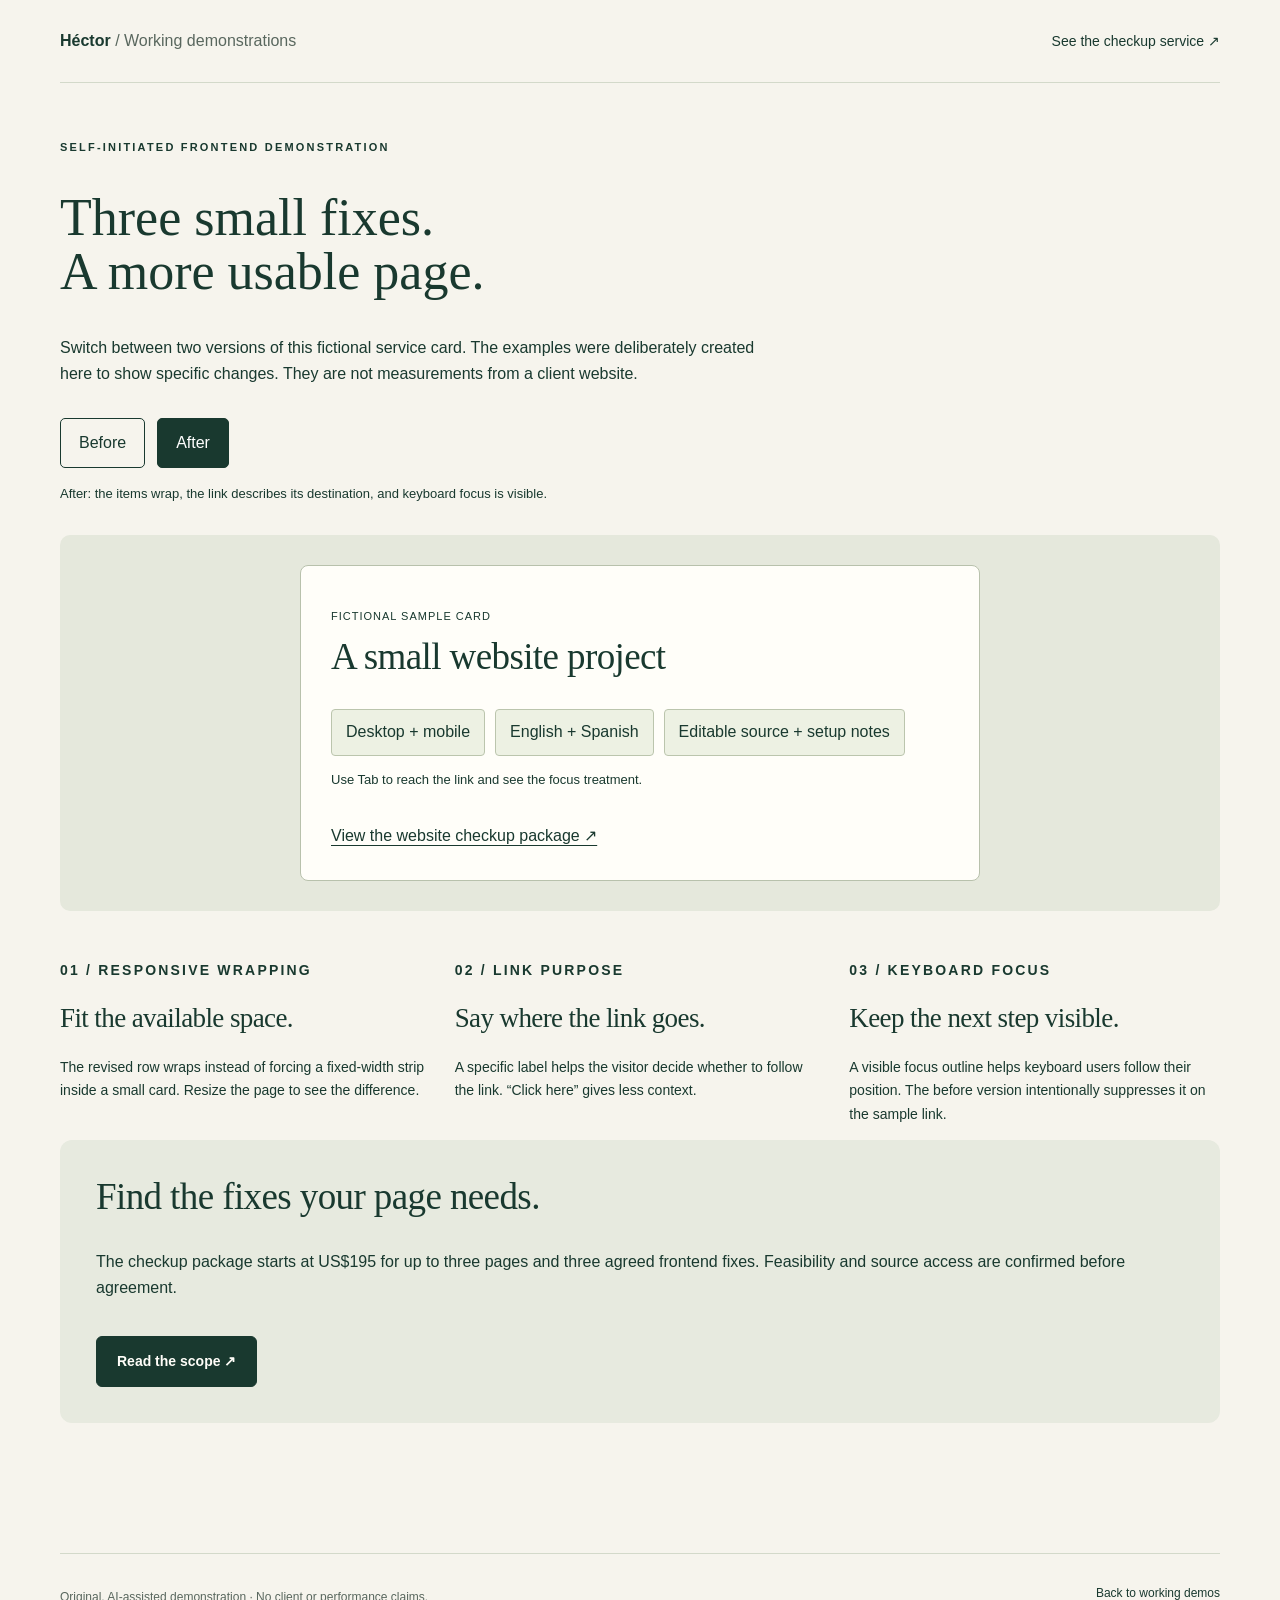
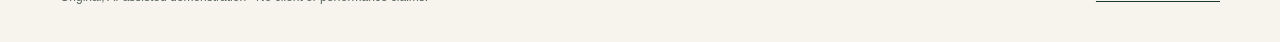
<file: demos/website-checkup/index.html>
<!doctype html><html lang="en"><head><meta charset="utf-8"><meta name="viewport" content="width=device-width,initial-scale=1"><title>Three small frontend fixes — Interactive demo</title><meta name="description" content="An original demonstration of three frontend improvements: responsive wrapping, clear link labels and visible keyboard focus."><link rel="stylesheet" href="../../web/style.css"><style>.lab{padding:45px 0 70px}.lab h1{font:normal 52px/1.05 Georgia,serif;max-width:850px}.lab-intro{max-width:730px}.compare-controls{display:flex;gap:12px;margin:30px 0 15px}.compare-controls button{border:1px solid var(--ink);background:transparent;color:var(--ink);padding:11px 18px;border-radius:5px;cursor:pointer}.compare-controls button[aria-pressed=true]{background:var(--ink);color:white}.demo-frame{background:#e5e8dc;padding:30px;border-radius:10px;overflow:hidden}.sample-card{background:#fffef9;border:1px solid #b8c1ac;max-width:680px;margin:auto;padding:30px;border-radius:8px;min-height:245px}.sample-card h2{margin-top:0}.sample-row{display:flex;flex-wrap:wrap;gap:10px;min-width:0}.sample-row>span{padding:9px 14px;border:1px solid #bbc5ad;background:#edf1e3;border-radius:4px;overflow-wrap:anywhere}.sample-link{display:inline-block;margin-top:20px}.demo-frame[data-mode=before] .sample-row{width:700px;flex-wrap:nowrap}.demo-frame[data-mode=before] .sample-row>span{white-space:nowrap}.demo-frame[data-mode=before] .sample-link:focus{outline:none}.demo-frame[data-mode=after] .sample-link:focus-visible{outline:3px solid #aa3c27;outline-offset:5px}.demo-frame[data-mode=before] .sample-card{overflow:hidden}.findings{margin-top:35px;display:grid;grid-template-columns:repeat(3,1fr);gap:24px}.findings h2{font-size:27px}.findings p{font-size:14px}.mode-note{min-height:3em;font-size:13px}.demo-label{font-size:11px;letter-spacing:1px;text-transform:uppercase}.sample-note{font-size:13px}@media(max-width:600px){.lab h1{font-size:40px}.demo-frame{padding:16px}.sample-card{padding:20px}.findings{grid-template-columns:1fr}}</style><script src="lab.js" defer></script></head><body><a class="skip" href="#main">Skip to content</a><header class="wrap nav"><a class="brand" href="../../web/">Héctor <span>/ Working demonstrations</span></a><nav><a href="../../web/website-fixes.html">See the checkup service ↗</a></nav></header><main class="wrap lab" id="main"><p class="eyebrow">SELF-INITIATED FRONTEND DEMONSTRATION</p><h1>Three small fixes.<br>A more usable page.</h1><p class="lab-intro">Switch between two versions of this fictional service card. The examples were deliberately created here to show specific changes. They are not measurements from a client website.</p><div class="compare-controls" role="group" aria-label="Compare the demonstration"><button type="button" id="before" aria-pressed="false">Before</button><button type="button" id="after" aria-pressed="true">After</button></div><p class="mode-note" id="mode-note" role="status">After: the items wrap, the link describes its destination, and keyboard focus is visible.</p><section class="demo-frame" id="demo-frame" data-mode="after" aria-label="Sample service card"><article class="sample-card"><p class="demo-label">FICTIONAL SAMPLE CARD</p><h2>A small website project</h2><div class="sample-row"><span>Desktop + mobile</span><span>English + Spanish</span><span>Editable source + setup notes</span></div><p class="sample-note">Use Tab to reach the link and see the focus treatment.</p><a class="sample-link" id="sample-link" href="../../web/website-fixes.html">View the website checkup package ↗</a></article></section><section class="findings"><article><p class="eyebrow">01 / RESPONSIVE WRAPPING</p><h2>Fit the available space.</h2><p>The revised row wraps instead of forcing a fixed-width strip inside a small card. Resize the page to see the difference.</p></article><article><p class="eyebrow">02 / LINK PURPOSE</p><h2>Say where the link goes.</h2><p>A specific label helps the visitor decide whether to follow the link. “Click here” gives less context.</p></article><article><p class="eyebrow">03 / KEYBOARD FOCUS</p><h2>Keep the next step visible.</h2><p>A visible focus outline helps keyboard users follow their position. The before version intentionally suppresses it on the sample link.</p></article></section><section class="scope"><h2>Find the fixes your page needs.</h2><p>The checkup package starts at US$195 for up to three pages and three agreed frontend fixes. Feasibility and source access are confirmed before agreement.</p><a class="button" href="../../web/website-fixes.html">Read the scope ↗</a></section></main><footer class="wrap"><p>Original, AI-assisted demonstration · No client or performance claims.</p><a href="../../">Back to working demos</a></footer></body></html>
</file>
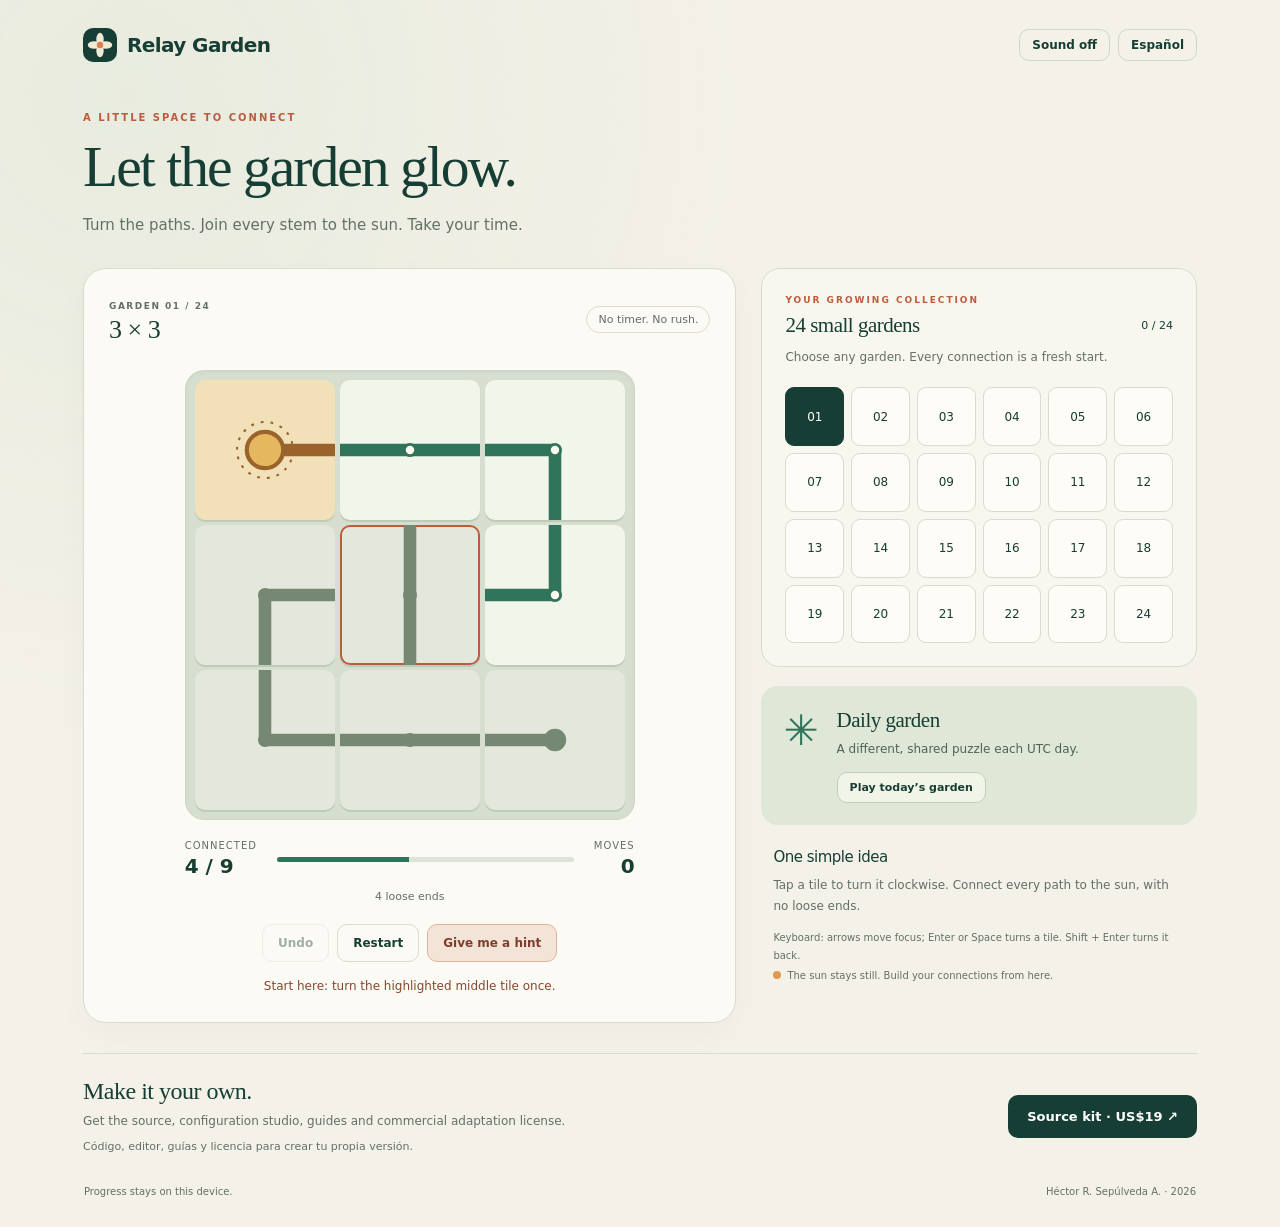
<file: games/relay-garden/index.html>
<!doctype html>
<html lang="en">
<head>
  <meta charset="utf-8">
  <meta name="viewport" content="width=device-width, initial-scale=1">
  <meta name="theme-color" content="#173e34">
  <meta name="description" content="A calm connection puzzle. Rotate the paths and bring every stem back to the sun.">
  <meta property="og:title" content="Relay Garden — a calm browser puzzle">
  <meta property="og:description" content="Play 24 gardens and a daily puzzle. Adapt the game with the HTML5 source kit, available on Contra for US$19.">
  <meta property="og:type" content="website">
  <meta property="og:url" content="https://hectorarriolai.github.io/practical-tools-demos/games/relay-garden/">
  <meta property="og:image" content="https://hectorarriolai.github.io/practical-tools-demos/assets/portfolio-relay-garden.png">
  <title>Relay Garden — A little space to connect</title>
  <link rel="icon" href="icon.svg" type="image/svg+xml">
  <link rel="stylesheet" href="style.css">
  <link rel="stylesheet" href="offer.css">
  <script src="core.js" defer></script><script src="config.js" defer></script><script src="game.js" defer></script>
</head>
<body>
  <header class="topbar">
    <a class="brand" href="index.html"><img src="icon.svg" alt="" width="34" height="34"><span id="brand-title">Relay Garden</span></a>
    <div class="preferences"><button id="sound" class="small-button" type="button">Sound off</button><button id="language" class="small-button" type="button">Español</button></div>
  </header>
  <main>
    <section class="intro"><p class="eyebrow" data-i18n="eyebrow"></p><h1 data-i18n="title"></h1><p data-i18n="intro"></p></section>
    <div class="layout">
      <section class="game-panel" aria-label="Puzzle">
        <div class="game-heading"><div><span class="eyebrow" id="mode-label"></span><h2 id="level-title"></h2></div><span class="calm-label" data-i18n="noRush"></span></div>
        <div class="board-wrap"><div id="board" role="group" aria-label="Puzzle board"></div></div>
        <div class="metrics"><div><span data-i18n="connected"></span><strong id="connected">0 / 9</strong></div><div class="progress-track" aria-hidden="true"><i id="progress-bar"></i></div><div class="moves"><span data-i18n="moves"></span><strong id="moves">0</strong></div></div>
        <p id="loose-ends" class="status-line"></p>
        <div class="controls"><button id="undo" type="button" data-i18n="undo"></button><button id="restart" type="button" data-i18n="restart"></button><button id="hint" type="button" class="accent-button" data-i18n="hint"></button></div>
        <p id="tutorial-note" class="tutorial-note" data-i18n="first"></p>
        <p id="announcement" class="sr-only" role="status" aria-live="polite"></p>
      </section>
      <aside class="sidebar">
        <section class="collection-card"><p class="eyebrow" data-i18n="journey"></p><div class="collection-heading"><h2 data-i18n="campaign"></h2><span id="completed-count">0 / 24</span></div><p class="muted" data-i18n="campaignHelp"></p><div id="level-picker" class="level-picker" aria-label="Choose a garden"></div></section>
        <section class="daily-card"><div class="daily-symbol" aria-hidden="true">✳</div><div><h2 data-i18n="daily"></h2><p data-i18n="dailyHelp"></p><button id="daily" type="button" data-i18n="dailyPlay"></button></div></section>
        <section class="how-card"><h2 data-i18n="howTitle"></h2><p data-i18n="how"></p><p class="keyboard-help" data-i18n="keyboard"></p><span class="legend-dot"></span><span class="legend-text" data-i18n="source"></span></section>
      </aside>
    </div>
    <section class="source-kit-offer" aria-label="Relay Garden source kit">
      <div><h2>Make it your own.</h2><p>Get the source, configuration studio, guides and commercial adaptation license.</p><p lang="es">Código, editor, guías y licencia para crear tu propia versión.</p></div>
      <a href="https://contra.com/products/E5uvrPSy-relay-garden-html5-puzzle-source-kit">Source kit · US$19 ↗</a>
    </section>
    <footer><span id="save-status" data-i18n="saved"></span><span>Héctor R. Sepúlveda A. · 2026</span></footer>
  </main>
  <dialog id="win-dialog" aria-labelledby="win-title"><div class="win-art" aria-hidden="true">✳</div><p class="eyebrow" data-i18n="complete"></p><h2 id="win-title" data-i18n="complete"></h2><p data-i18n="winText"></p><p id="win-stats"></p><div class="dialog-actions"><button id="next" type="button" class="primary-button" data-i18n="next"></button><button id="stay" type="button" data-i18n="stay"></button></div></dialog>
  <noscript>This puzzle needs JavaScript. / Este rompecabezas necesita JavaScript.</noscript>
</body>
</html>
</file>
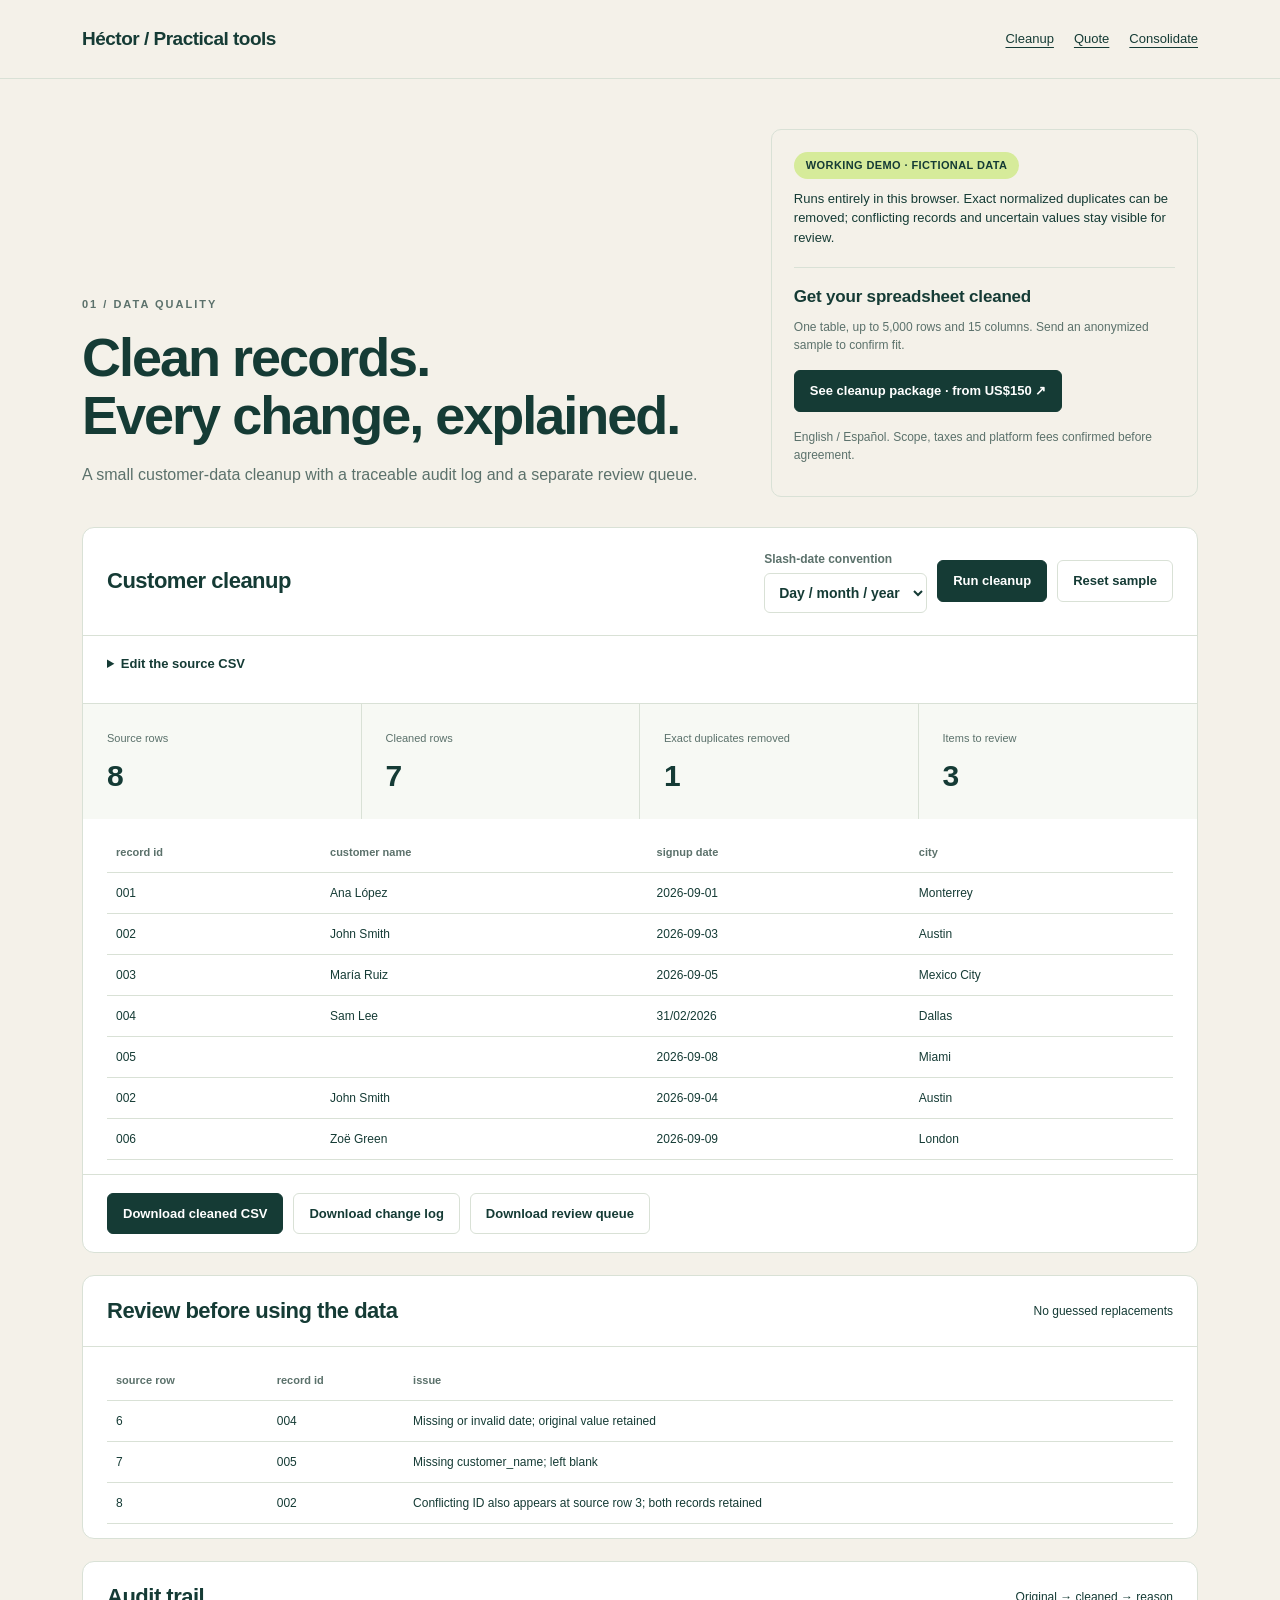
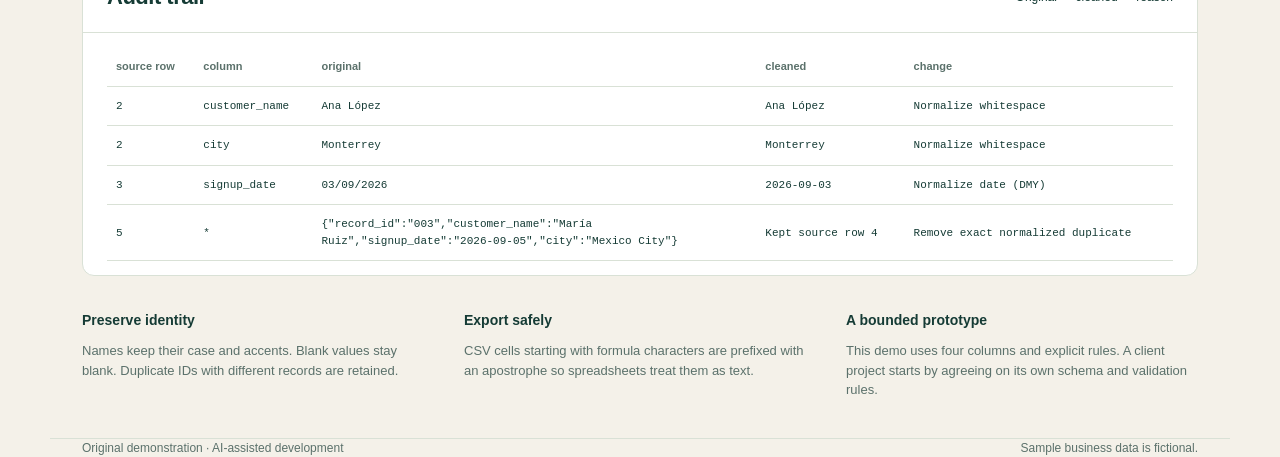
<file: demos/cleaner.html>
<!doctype html><html lang="en"><head><meta charset="utf-8"><meta name="viewport" content="width=device-width,initial-scale=1"><title>CSV Cleanup — Working Demo</title><link rel="stylesheet" href="style.css"></head><body data-tool="cleaner"><header><nav class="wrap"><a class="brand" href="../">Héctor / Practical tools</a><div class="navlinks"><a href="cleaner.html" aria-current="page">Cleanup</a><a href="quote.html">Quote</a><a href="merge.html">Consolidate</a></div></nav></header><main class="wrap"><section class="intro"><div><span class="eyebrow">01 / Data quality</span><h1>Clean records.<br>Every change, explained.</h1><p>A small customer-data cleanup with a traceable audit log and a separate review queue.</p></div><aside><span class="badge">WORKING DEMO · FICTIONAL DATA</span><div>Runs entirely in this browser. Exact normalized duplicates can be removed; conflicting records and uncertain values stay visible for review.</div><div class="service-inquiry"><h2>Get your spreadsheet cleaned</h2><p>One table, up to 5,000 rows and 15 columns. Send an anonymized sample to confirm fit.</p><a class="button" href="https://contra.com/s/BgBYsqQm-clean-deduplicate-and-standardize-your-excel-or-csv-data">See cleanup package · from US$150 ↗</a><p class="small">English / Español. Scope, taxes and platform fees confirmed before agreement.</p></div></aside></section><section class="panel"><div class="panel-head"><h2>Customer cleanup</h2><div class="controls"><label>Slash-date convention<select id="date-mode"><option value="DMY">Day / month / year</option><option value="MDY">Month / day / year</option></select></label><button id="run">Run cleanup</button><button class="secondary" id="reset">Reset sample</button></div></div><details class="source"><summary>Edit the source CSV</summary><label>Source CSV<textarea id="source" spellcheck="false"></textarea></label><p class="small">Required columns: record_id, customer_name, signup_date, city. Up to 1,000 rows. The selected date convention applies to slash dates.</p></details><div id="error" class="error" role="alert" hidden></div><div id="results"><div class="stats" aria-live="polite"><div class="stat"><span>Source rows</span><strong id="input-count"></strong></div><div class="stat"><span>Cleaned rows</span><strong id="output-count"></strong></div><div class="stat"><span>Exact duplicates removed</span><strong id="removed"></strong></div><div class="stat"><span>Items to review</span><strong id="issues-count"></strong></div></div><div class="tablewrap" id="clean-table"></div><div class="downloads"><button id="download-clean">Download cleaned CSV</button><button class="secondary" id="download-log">Download change log</button><button class="secondary" id="download-issues">Download review queue</button></div></div></section><section class="panel"><div class="panel-head"><h2>Review before using the data</h2><span class="small">No guessed replacements</span></div><div class="tablewrap" id="issues-table"></div></section><section class="panel"><div class="panel-head"><h2>Audit trail</h2><span class="small">Original → cleaned → reason</span></div><div class="tablewrap long" id="audit-table"></div></section><section class="notes"><div><h3>Preserve identity</h3><p>Names keep their case and accents. Blank values stay blank. Duplicate IDs with different records are retained.</p></div><div><h3>Export safely</h3><p>CSV cells starting with formula characters are prefixed with an apostrophe so spreadsheets treat them as text.</p></div><div><h3>A bounded prototype</h3><p>This demo uses four columns and explicit rules. A client project starts by agreeing on its own schema and validation rules.</p></div></section></main><footer class="wrap"><span>Original demonstration · AI-assisted development</span><span>Sample business data is fictional.</span></footer><script src="core.js"></script><script src="ui.js"></script></body></html>
</file>
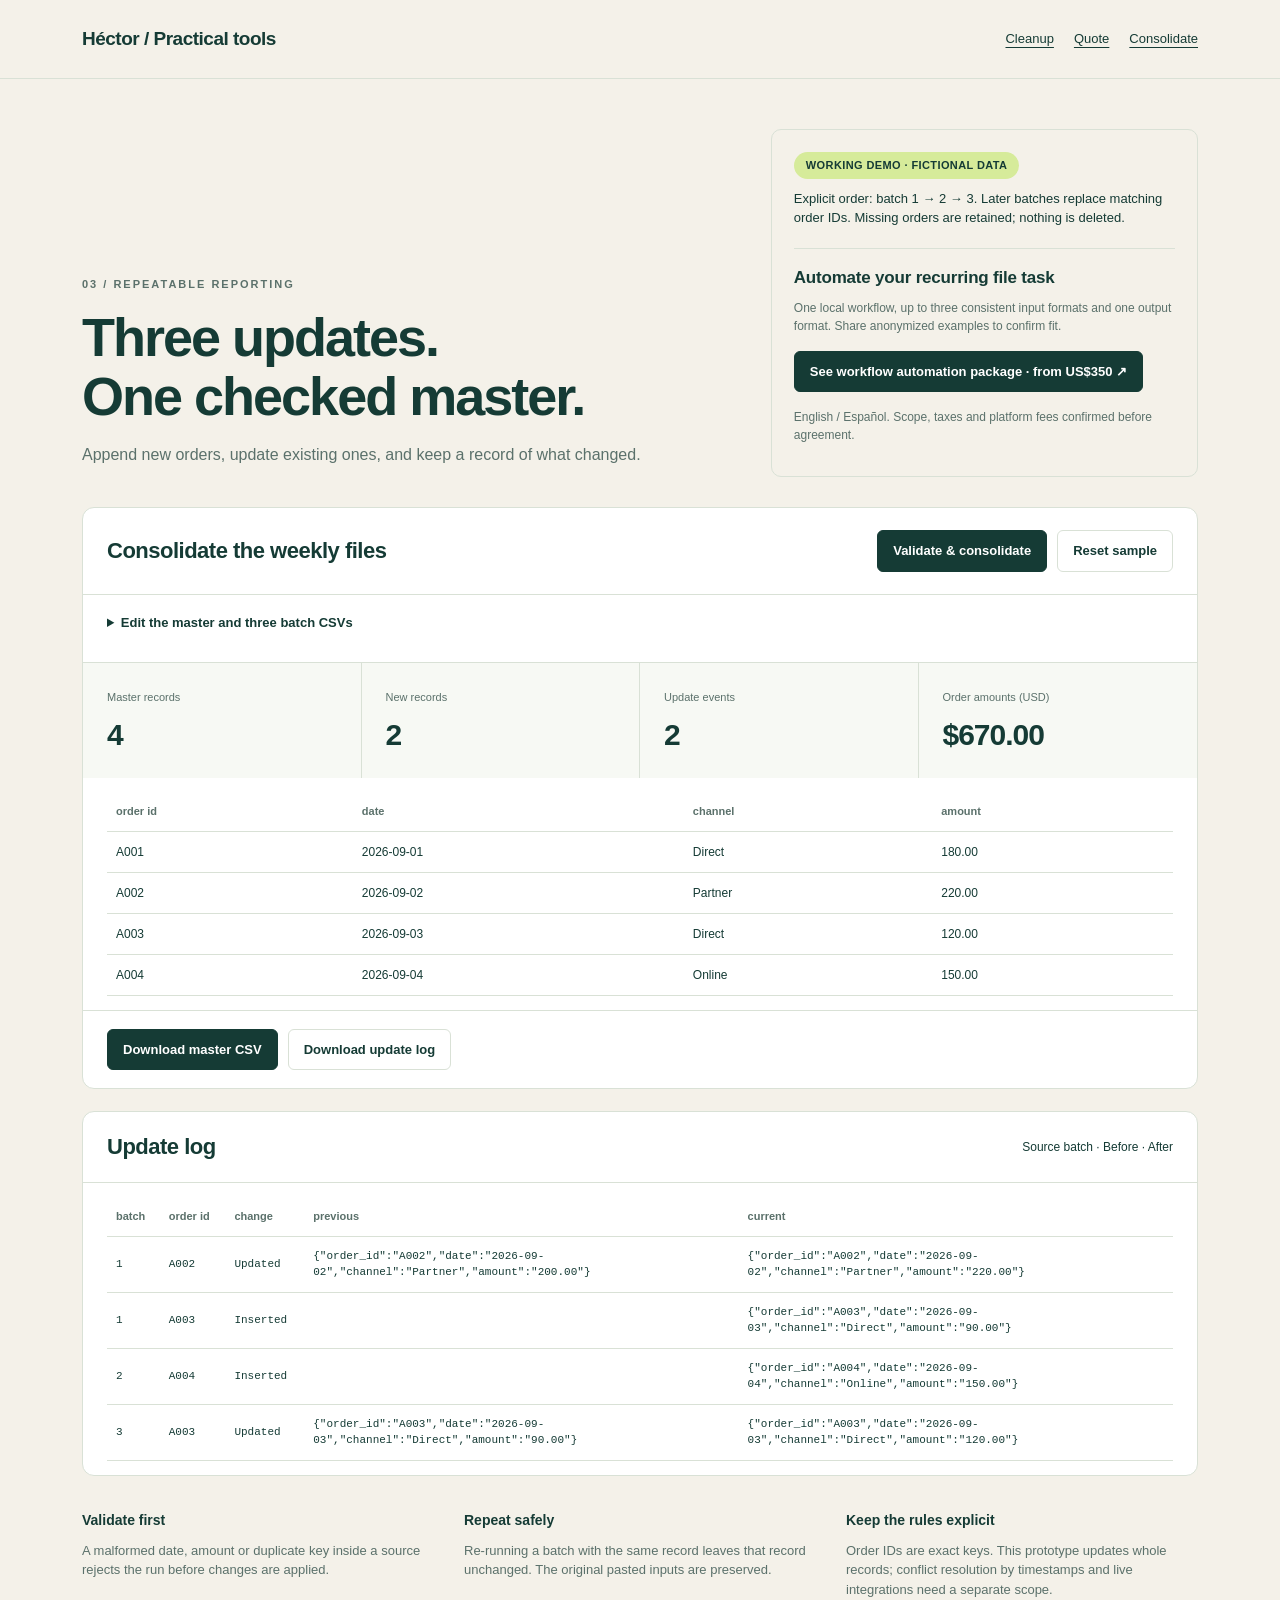
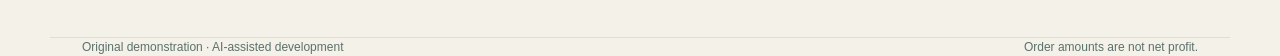
<file: demos/merge.html>
<!doctype html><html lang="en"><head><meta charset="utf-8"><meta name="viewport" content="width=device-width,initial-scale=1"><title>Weekly Report Consolidation — Working Demo</title><link rel="stylesheet" href="style.css"></head><body data-tool="merge"><header><nav class="wrap"><a class="brand" href="../">Héctor / Practical tools</a><div class="navlinks"><a href="cleaner.html">Cleanup</a><a href="quote.html">Quote</a><a href="merge.html" aria-current="page">Consolidate</a></div></nav></header><main class="wrap"><section class="intro"><div><span class="eyebrow">03 / Repeatable reporting</span><h1>Three updates.<br>One checked master.</h1><p>Append new orders, update existing ones, and keep a record of what changed.</p></div><aside><span class="badge">WORKING DEMO · FICTIONAL DATA</span><div>Explicit order: batch 1 → 2 → 3. Later batches replace matching order IDs. Missing orders are retained; nothing is deleted.</div><div class="service-inquiry"><h2>Automate your recurring file task</h2><p>One local workflow, up to three consistent input formats and one output format. Share anonymized examples to confirm fit.</p><a class="button" href="https://contra.com/s/e3ON2MBc-automate-a-repetitive-file-or-reporting-workflow">See workflow automation package · from US$350 ↗</a><p class="small">English / Español. Scope, taxes and platform fees confirmed before agreement.</p></div></aside></section><section class="panel"><div class="panel-head"><h2>Consolidate the weekly files</h2><div class="controls"><button id="run">Validate & consolidate</button><button class="secondary" id="reset">Reset sample</button></div></div><details class="source"><summary>Edit the master and three batch CSVs</summary><div class="grid"><label>Master CSV<textarea id="master" spellcheck="false"></textarea></label><label>Batch 1 CSV<textarea id="batch1" spellcheck="false"></textarea></label><label>Batch 2 CSV<textarea id="batch2" spellcheck="false"></textarea></label><label>Batch 3 CSV<textarea id="batch3" spellcheck="false"></textarea></label></div><p class="small">Required columns: order_id, date, channel, amount. Dates: YYYY-MM-DD. Amounts: non-negative USD with up to two decimals. Maximum 1,000 rows per source.</p></details><div id="error" class="error" role="alert" hidden></div><div id="results"><div class="stats" aria-live="polite"><div class="stat"><span>Master records</span><strong id="rows-count"></strong></div><div class="stat"><span>New records</span><strong id="insert-count"></strong></div><div class="stat"><span>Update events</span><strong id="update-count"></strong></div><div class="stat"><span>Order amounts (USD)</span><strong id="sum"></strong></div></div><div class="tablewrap" id="master-table"></div><div class="downloads"><button id="download-master">Download master CSV</button><button class="secondary" id="download-events">Download update log</button></div></div></section><section class="panel"><div class="panel-head"><h2>Update log</h2><span class="small">Source batch · Before · After</span></div><div class="tablewrap long" id="events-table"></div></section><section class="notes"><div><h3>Validate first</h3><p>A malformed date, amount or duplicate key inside a source rejects the run before changes are applied.</p></div><div><h3>Repeat safely</h3><p>Re-running a batch with the same record leaves that record unchanged. The original pasted inputs are preserved.</p></div><div><h3>Keep the rules explicit</h3><p>Order IDs are exact keys. This prototype updates whole records; conflict resolution by timestamps and live integrations need a separate scope.</p></div></section></main><footer class="wrap"><span>Original demonstration · AI-assisted development</span><span>Order amounts are not net profit.</span></footer><script src="core.js"></script><script src="ui.js"></script></body></html>
</file>
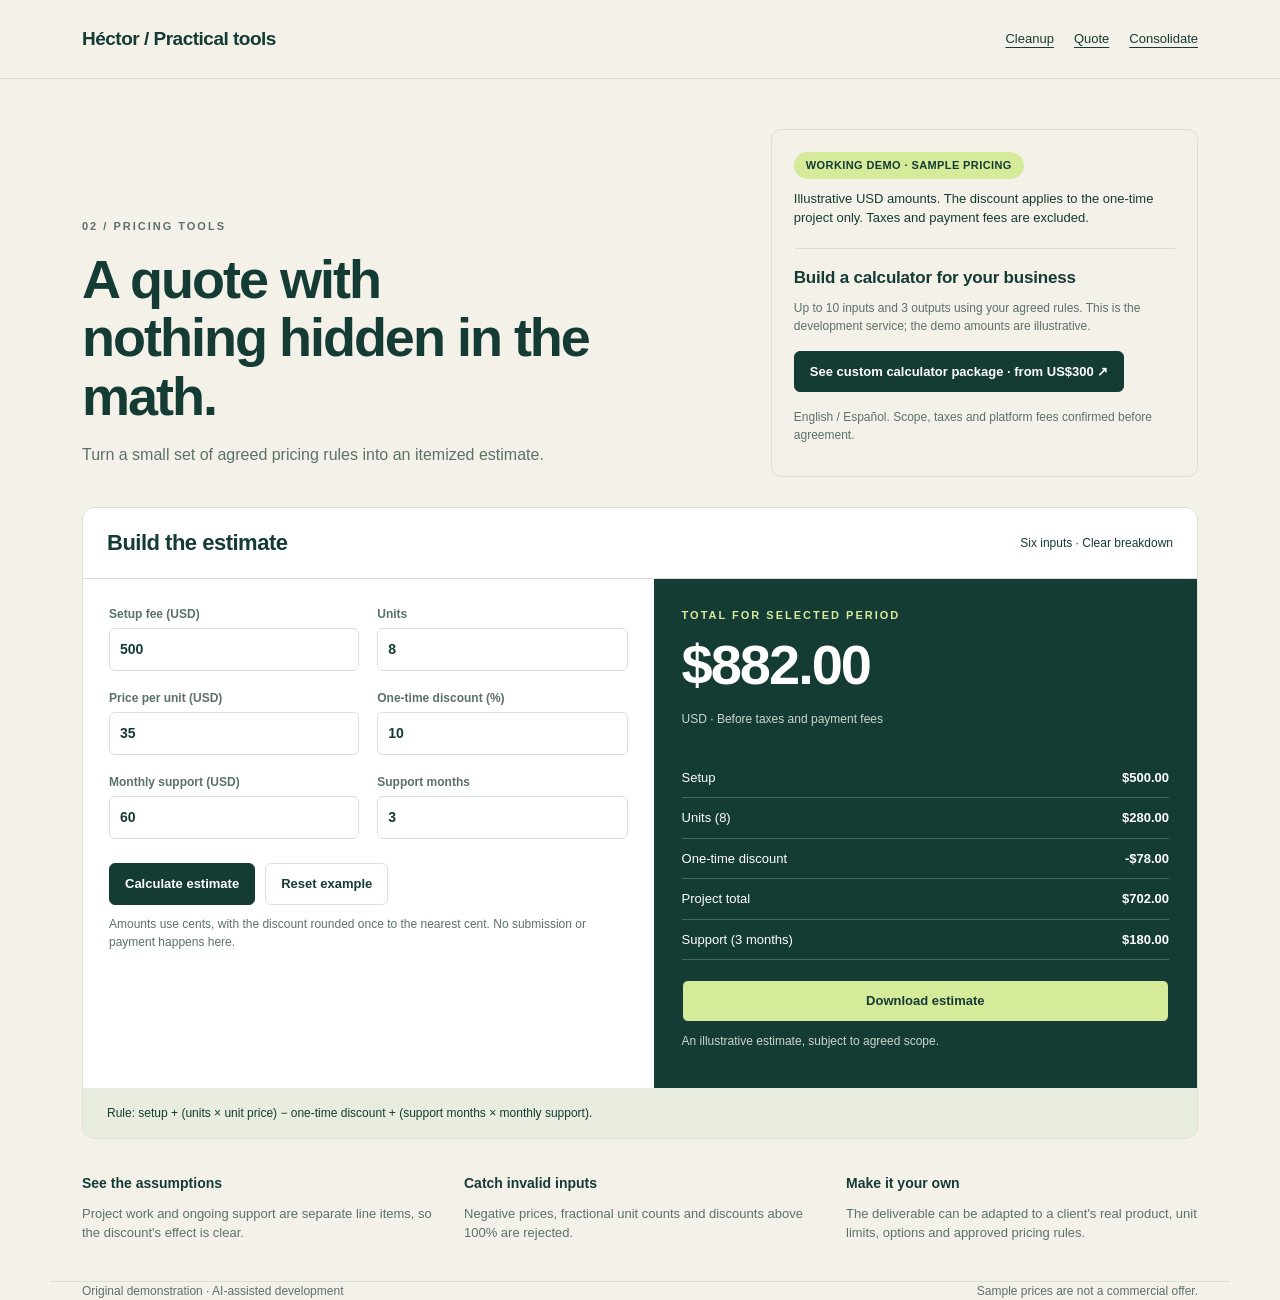
<file: demos/quote.html>
<!doctype html><html lang="en"><head><meta charset="utf-8"><meta name="viewport" content="width=device-width,initial-scale=1"><title>Service Quote Calculator — Working Demo</title><link rel="stylesheet" href="style.css"></head><body data-tool="quote"><header><nav class="wrap"><a class="brand" href="../">Héctor / Practical tools</a><div class="navlinks"><a href="cleaner.html">Cleanup</a><a href="quote.html" aria-current="page">Quote</a><a href="merge.html">Consolidate</a></div></nav></header><main class="wrap"><section class="intro"><div><span class="eyebrow">02 / Pricing tools</span><h1>A quote with<br>nothing hidden in the math.</h1><p>Turn a small set of agreed pricing rules into an itemized estimate.</p></div><aside><span class="badge">WORKING DEMO · SAMPLE PRICING</span><div>Illustrative USD amounts. The discount applies to the one-time project only. Taxes and payment fees are excluded.</div><div class="service-inquiry"><h2>Build a calculator for your business</h2><p>Up to 10 inputs and 3 outputs using your agreed rules. This is the development service; the demo amounts are illustrative.</p><a class="button" href="https://contra.com/s/7UrQFgom-custom-pricing-cost-or-quote-calculator">See custom calculator package · from US$300 ↗</a><p class="small">English / Español. Scope, taxes and platform fees confirmed before agreement.</p></div></aside></section><section class="panel"><div class="panel-head"><h2>Build the estimate</h2><span class="small">Six inputs · Clear breakdown</span></div><div class="quote-grid"><form class="quote-form" id="quote-form"><div class="grid"><label>Setup fee (USD)<input id="base" type="number" min="0" max="1000000" step="0.01" value="500" required></label><label>Units<input id="units" type="number" min="0" max="10000" step="1" value="8" required></label><label>Price per unit (USD)<input id="unitRate" type="number" min="0" max="1000000" step="0.01" value="35" required></label><label>One-time discount (%)<input id="discount" type="number" min="0" max="100" step="0.01" value="10" required></label><label>Monthly support (USD)<input id="monthly" type="number" min="0" max="1000000" step="0.01" value="60" required></label><label>Support months<input id="months" type="number" min="0" max="36" step="1" value="3" required></label></div><div class="controls"><button type="submit">Calculate estimate</button><button type="button" class="secondary" id="reset">Reset example</button></div><p class="small">Amounts use cents, with the discount rounded once to the nearest cent. No submission or payment happens here.</p><p id="error" role="alert" class="error" hidden></p></form><section class="quote-summary" id="results" aria-live="polite"><span class="eyebrow" style="color:#d6eb9a">TOTAL FOR SELECTED PERIOD</span><strong id="quote-total" class="big-price"></strong><p class="small">USD · Before taxes and payment fees</p><ul class="breakdown" id="breakdown"></ul><button id="download-quote">Download estimate</button><p class="small">An illustrative estimate, subject to agreed scope.</p></section></div><div class="rule">Rule: setup + (units × unit price) − one-time discount + (support months × monthly support).</div></section><section class="notes"><div><h3>See the assumptions</h3><p>Project work and ongoing support are separate line items, so the discount's effect is clear.</p></div><div><h3>Catch invalid inputs</h3><p>Negative prices, fractional unit counts and discounts above 100% are rejected.</p></div><div><h3>Make it your own</h3><p>The deliverable can be adapted to a client's real product, unit limits, options and approved pricing rules.</p></div></section></main><footer class="wrap"><span>Original demonstration · AI-assisted development</span><span>Sample prices are not a commercial offer.</span></footer><script src="core.js"></script><script src="ui.js"></script></body></html>
</file>
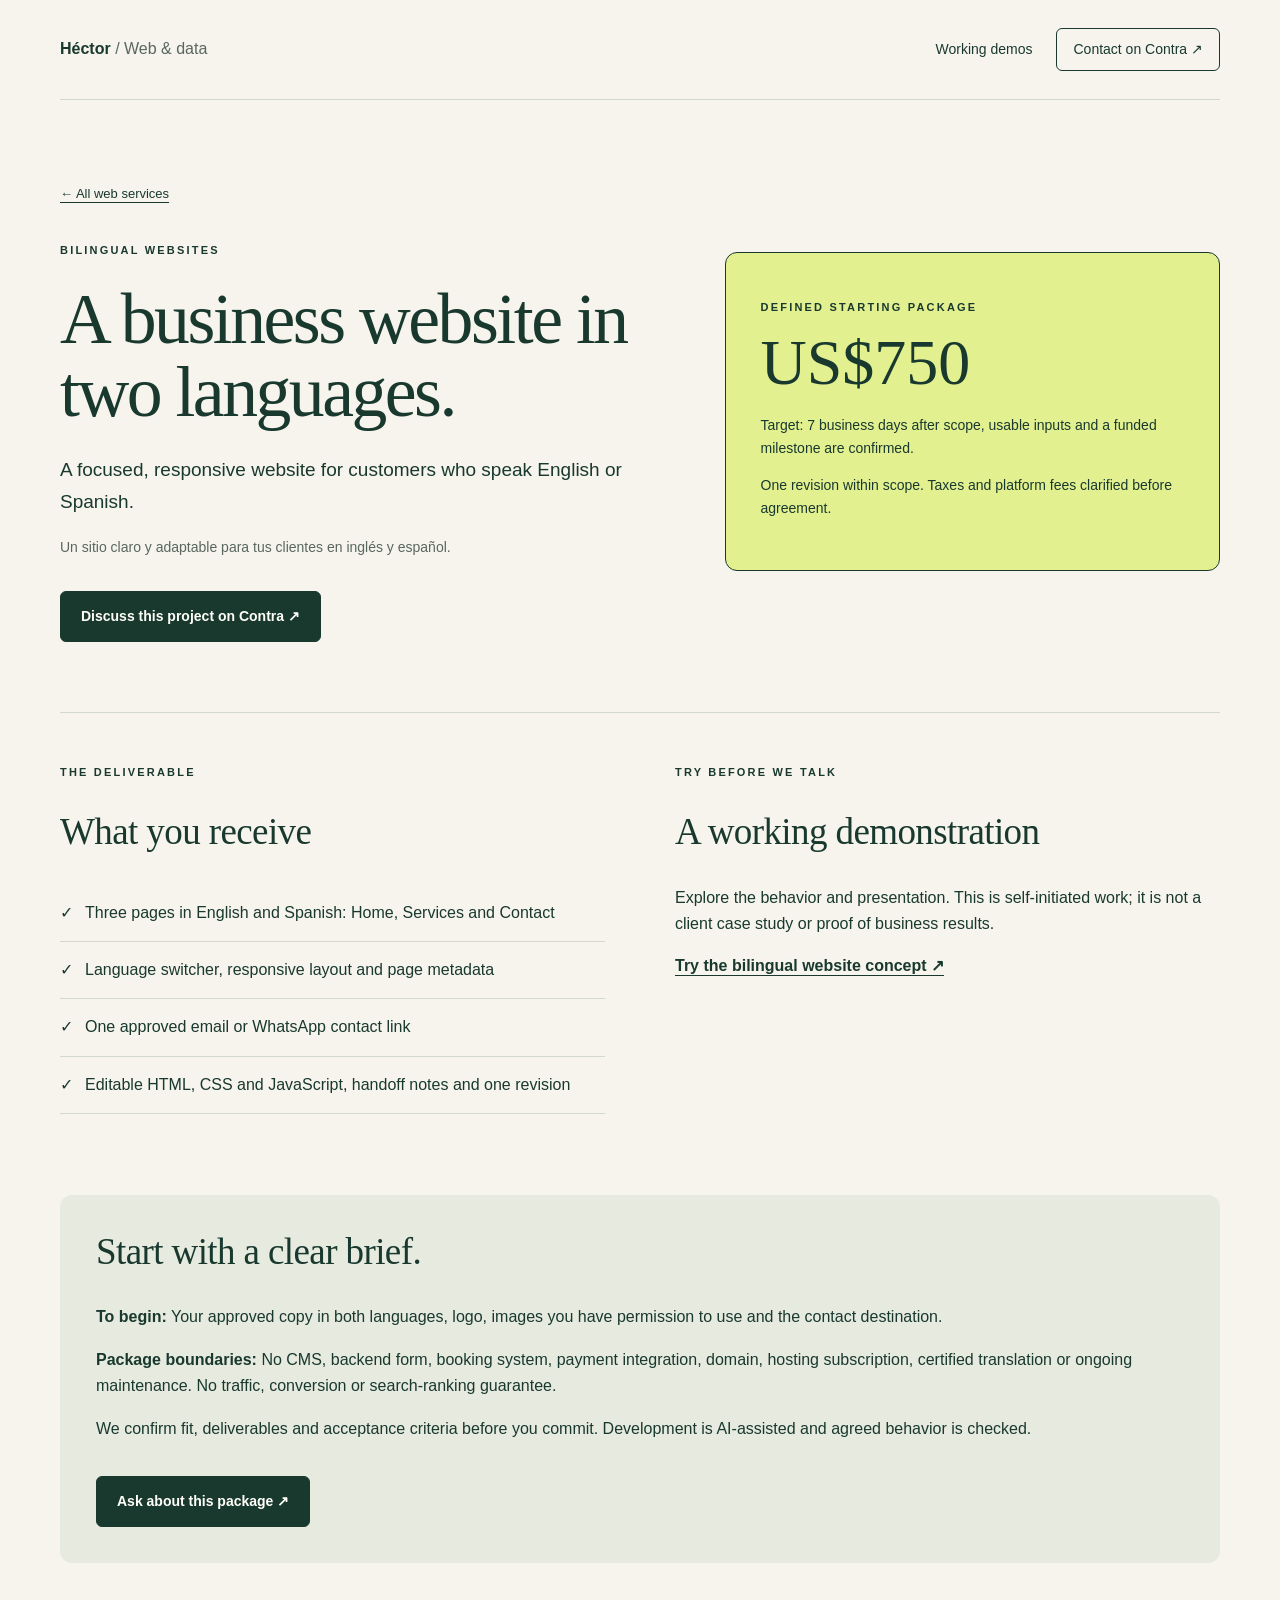
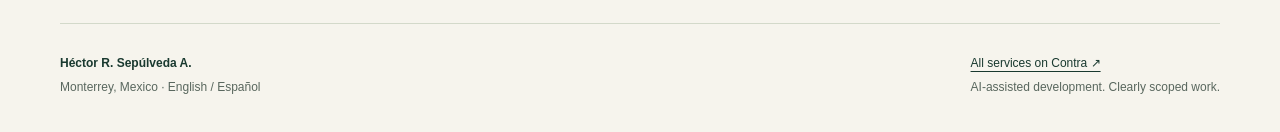
<file: web/bilingual-sites.html>
<!doctype html><html lang="en"><head><meta charset="utf-8"><meta name="viewport" content="width=device-width,initial-scale=1"><title>English &amp; Spanish Business Website — Three Pages | Héctor</title><meta name="description" content="A focused, responsive website for customers who speak English or Spanish."><link rel="canonical" href="https://hectorarriolai.github.io/practical-tools-demos/web/bilingual-sites.html"><meta property="og:title" content="English &amp; Spanish Business Website — Three Pages"><meta property="og:description" content="A focused, responsive website for customers who speak English or Spanish."><meta property="og:type" content="website"><meta property="og:url" content="https://hectorarriolai.github.io/practical-tools-demos/web/bilingual-sites.html"><link rel="stylesheet" href="style.css"></head><body><a class="skip" href="#main">Skip to content</a><header class="wrap nav"><a class="brand" href="./">Héctor <span>/ Web &amp; data</span></a><nav aria-label="Main"><a href="../">Working demos</a><a class="small-button" href="https://contra.com/hector_r_sepulveda_a_jpug9jwc">Contact on Contra ↗</a></nav></header><main id="main" class="wrap"><section class="detail-hero"><div><a class="back" href="./">← All web services</a><p class="eyebrow">BILINGUAL WEBSITES</p><h1>A business website in two languages.</h1><p class="lead">A focused, responsive website for customers who speak English or Spanish.</p><p class="muted">Un sitio claro y adaptable para tus clientes en inglés y español.</p><a class="button" href="https://contra.com/s/UOQsFvUN-english-and-spanish-business-website-three-pages">Discuss this project on Contra ↗</a></div><aside class="quote"><p class="eyebrow">DEFINED STARTING PACKAGE</p><strong class="big-price">US$750</strong><p>Target: 7 business days after scope, usable inputs and a funded milestone are confirmed.</p><p>One revision within scope. Taxes and platform fees clarified before agreement.</p></aside></section><section class="two-col"><div><p class="eyebrow">THE DELIVERABLE</p><h2>What you receive</h2><ul class="deliverables"><li>Three pages in English and Spanish: Home, Services and Contact</li><li>Language switcher, responsive layout and page metadata</li><li>One approved email or WhatsApp contact link</li><li>Editable HTML, CSS and JavaScript, handoff notes and one revision</li></ul></div><div><p class="eyebrow">TRY BEFORE WE TALK</p><h2>A working demonstration</h2><p>Explore the behavior and presentation. This is self-initiated work; it is not a client case study or proof of business results.</p><a class="text-link" href="../demos/casa-clara/">Try the bilingual website concept ↗</a></div></section><section class="scope"><h2>Start with a clear brief.</h2><p><strong>To begin:</strong> Your approved copy in both languages, logo, images you have permission to use and the contact destination.</p><p><strong>Package boundaries:</strong> No CMS, backend form, booking system, payment integration, domain, hosting subscription, certified translation or ongoing maintenance. No traffic, conversion or search-ranking guarantee.</p><p>We confirm fit, deliverables and acceptance criteria before you commit. Development is AI-assisted and agreed behavior is checked.</p><a class="button" href="https://contra.com/s/UOQsFvUN-english-and-spanish-business-website-three-pages">Ask about this package ↗</a></section></main><footer class="wrap"><div><strong>Héctor R. Sepúlveda A.</strong><p>Monterrey, Mexico · English / Español</p></div><div><a href="https://contra.com/hector_r_sepulveda_a_jpug9jwc/services">All services on Contra ↗</a><p>AI-assisted development. Clearly scoped work.</p></div></footer></body></html>
</file>
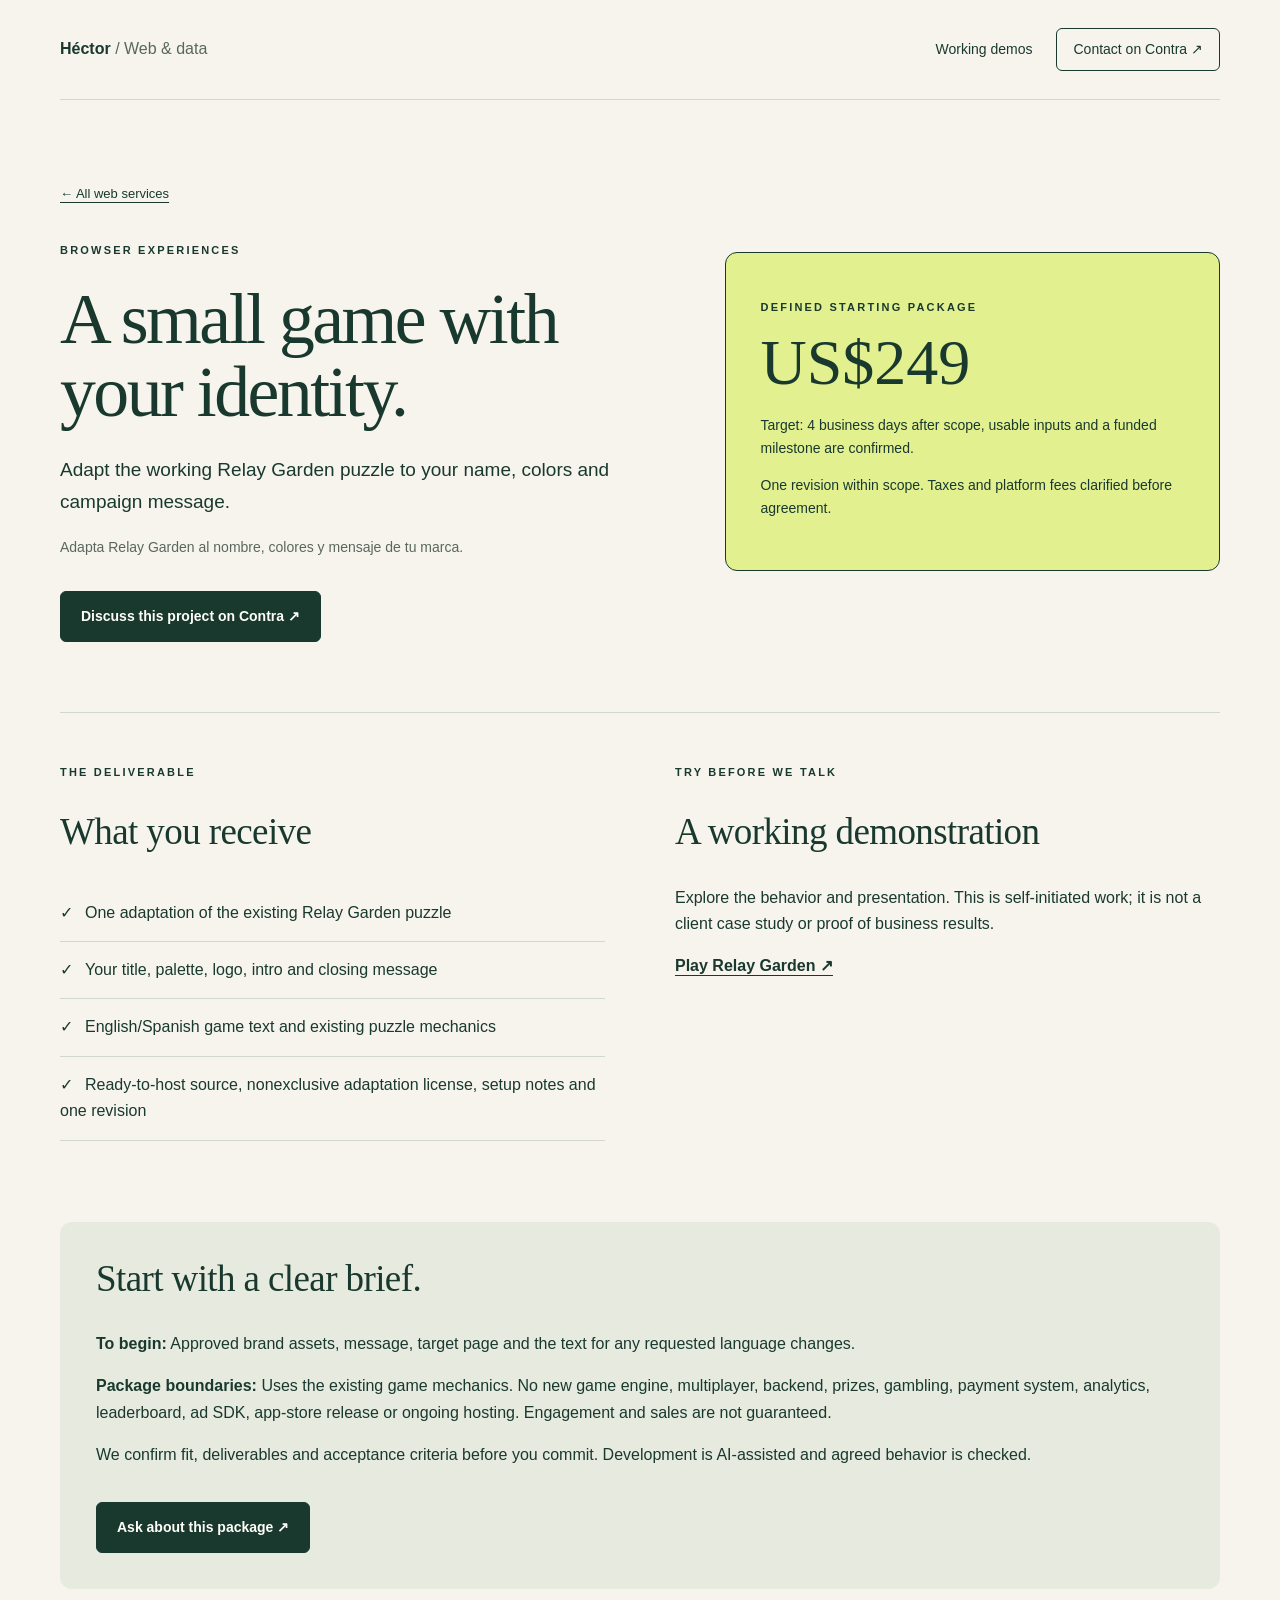
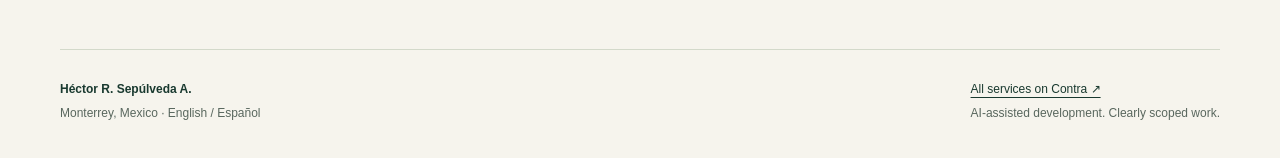
<file: web/branded-game.html>
<!doctype html><html lang="en"><head><meta charset="utf-8"><meta name="viewport" content="width=device-width,initial-scale=1"><title>A Branded Browser Puzzle for Your Website | Héctor</title><meta name="description" content="Adapt the working Relay Garden puzzle to your name, colors and campaign message."><link rel="canonical" href="https://hectorarriolai.github.io/practical-tools-demos/web/branded-game.html"><meta property="og:title" content="A Branded Browser Puzzle for Your Website"><meta property="og:description" content="Adapt the working Relay Garden puzzle to your name, colors and campaign message."><meta property="og:type" content="website"><meta property="og:url" content="https://hectorarriolai.github.io/practical-tools-demos/web/branded-game.html"><link rel="stylesheet" href="style.css"></head><body><a class="skip" href="#main">Skip to content</a><header class="wrap nav"><a class="brand" href="./">Héctor <span>/ Web &amp; data</span></a><nav aria-label="Main"><a href="../">Working demos</a><a class="small-button" href="https://contra.com/hector_r_sepulveda_a_jpug9jwc">Contact on Contra ↗</a></nav></header><main id="main" class="wrap"><section class="detail-hero"><div><a class="back" href="./">← All web services</a><p class="eyebrow">BROWSER EXPERIENCES</p><h1>A small game with your identity.</h1><p class="lead">Adapt the working Relay Garden puzzle to your name, colors and campaign message.</p><p class="muted">Adapta Relay Garden al nombre, colores y mensaje de tu marca.</p><a class="button" href="https://contra.com/s/MvEYLlvb-a-branded-browser-puzzle-for-your-website">Discuss this project on Contra ↗</a></div><aside class="quote"><p class="eyebrow">DEFINED STARTING PACKAGE</p><strong class="big-price">US$249</strong><p>Target: 4 business days after scope, usable inputs and a funded milestone are confirmed.</p><p>One revision within scope. Taxes and platform fees clarified before agreement.</p></aside></section><section class="two-col"><div><p class="eyebrow">THE DELIVERABLE</p><h2>What you receive</h2><ul class="deliverables"><li>One adaptation of the existing Relay Garden puzzle</li><li>Your title, palette, logo, intro and closing message</li><li>English/Spanish game text and existing puzzle mechanics</li><li>Ready-to-host source, nonexclusive adaptation license, setup notes and one revision</li></ul></div><div><p class="eyebrow">TRY BEFORE WE TALK</p><h2>A working demonstration</h2><p>Explore the behavior and presentation. This is self-initiated work; it is not a client case study or proof of business results.</p><a class="text-link" href="../games/relay-garden/">Play Relay Garden ↗</a></div></section><section class="scope"><h2>Start with a clear brief.</h2><p><strong>To begin:</strong> Approved brand assets, message, target page and the text for any requested language changes.</p><p><strong>Package boundaries:</strong> Uses the existing game mechanics. No new game engine, multiplayer, backend, prizes, gambling, payment system, analytics, leaderboard, ad SDK, app-store release or ongoing hosting. Engagement and sales are not guaranteed.</p><p>We confirm fit, deliverables and acceptance criteria before you commit. Development is AI-assisted and agreed behavior is checked.</p><a class="button" href="https://contra.com/s/MvEYLlvb-a-branded-browser-puzzle-for-your-website">Ask about this package ↗</a></section></main><footer class="wrap"><div><strong>Héctor R. Sepúlveda A.</strong><p>Monterrey, Mexico · English / Español</p></div><div><a href="https://contra.com/hector_r_sepulveda_a_jpug9jwc/services">All services on Contra ↗</a><p>AI-assisted development. Clearly scoped work.</p></div></footer></body></html>
</file>
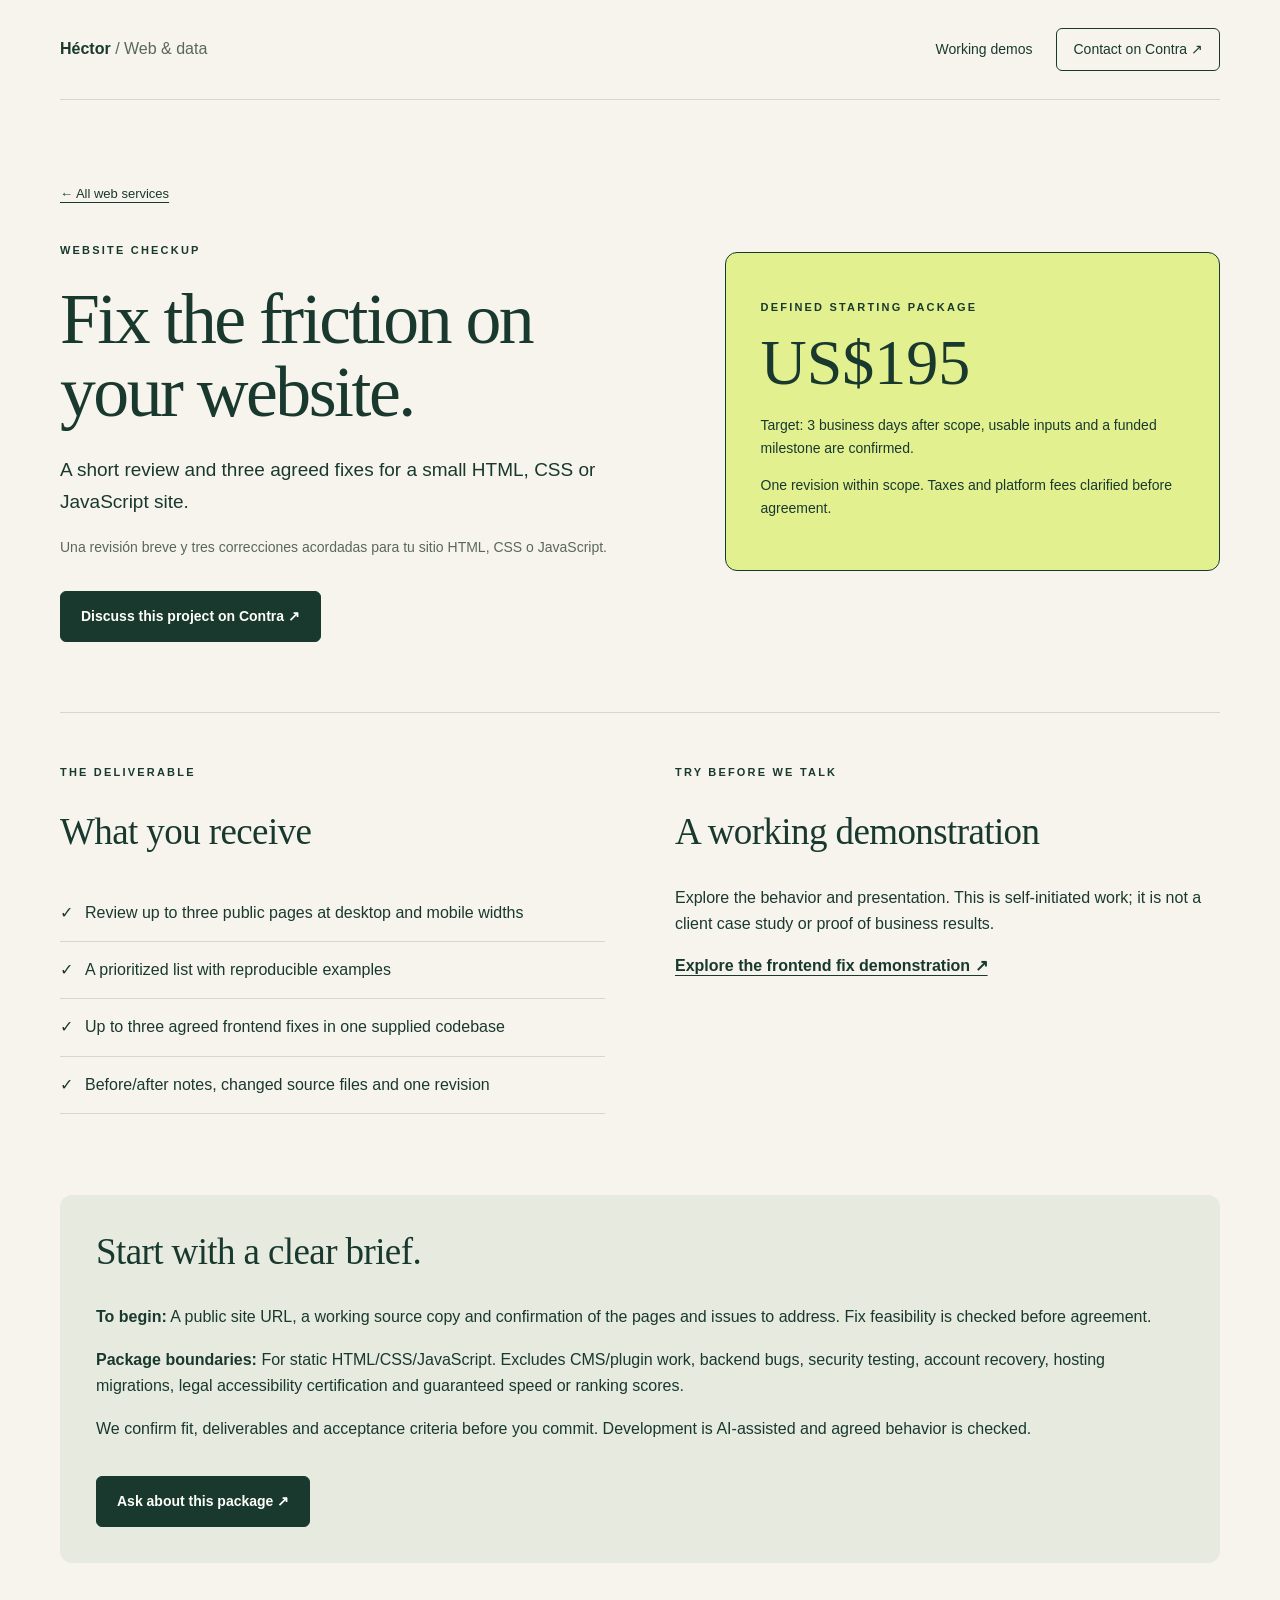
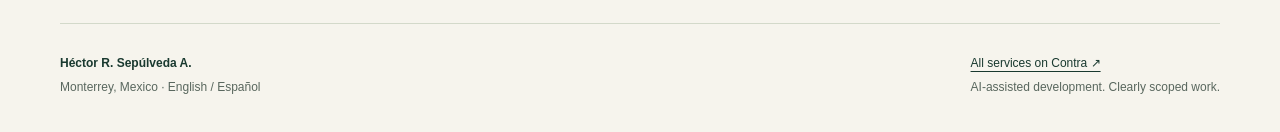
<file: web/website-fixes.html>
<!doctype html><html lang="en"><head><meta charset="utf-8"><meta name="viewport" content="width=device-width,initial-scale=1"><title>Website Checkup &amp; Three Focused Frontend Fixes | Héctor</title><meta name="description" content="A short review and three agreed fixes for a small HTML, CSS or JavaScript site."><link rel="canonical" href="https://hectorarriolai.github.io/practical-tools-demos/web/website-fixes.html"><meta property="og:title" content="Website Checkup &amp; Three Focused Frontend Fixes"><meta property="og:description" content="A short review and three agreed fixes for a small HTML, CSS or JavaScript site."><meta property="og:type" content="website"><meta property="og:url" content="https://hectorarriolai.github.io/practical-tools-demos/web/website-fixes.html"><link rel="stylesheet" href="style.css"></head><body><a class="skip" href="#main">Skip to content</a><header class="wrap nav"><a class="brand" href="./">Héctor <span>/ Web &amp; data</span></a><nav aria-label="Main"><a href="../">Working demos</a><a class="small-button" href="https://contra.com/hector_r_sepulveda_a_jpug9jwc">Contact on Contra ↗</a></nav></header><main id="main" class="wrap"><section class="detail-hero"><div><a class="back" href="./">← All web services</a><p class="eyebrow">WEBSITE CHECKUP</p><h1>Fix the friction on your website.</h1><p class="lead">A short review and three agreed fixes for a small HTML, CSS or JavaScript site.</p><p class="muted">Una revisión breve y tres correcciones acordadas para tu sitio HTML, CSS o JavaScript.</p><a class="button" href="https://contra.com/s/bUNreZOP-website-checkup-and-three-focused-frontend-fixes">Discuss this project on Contra ↗</a></div><aside class="quote"><p class="eyebrow">DEFINED STARTING PACKAGE</p><strong class="big-price">US$195</strong><p>Target: 3 business days after scope, usable inputs and a funded milestone are confirmed.</p><p>One revision within scope. Taxes and platform fees clarified before agreement.</p></aside></section><section class="two-col"><div><p class="eyebrow">THE DELIVERABLE</p><h2>What you receive</h2><ul class="deliverables"><li>Review up to three public pages at desktop and mobile widths</li><li>A prioritized list with reproducible examples</li><li>Up to three agreed frontend fixes in one supplied codebase</li><li>Before/after notes, changed source files and one revision</li></ul></div><div><p class="eyebrow">TRY BEFORE WE TALK</p><h2>A working demonstration</h2><p>Explore the behavior and presentation. This is self-initiated work; it is not a client case study or proof of business results.</p><a class="text-link" href="../demos/website-checkup/">Explore the frontend fix demonstration ↗</a></div></section><section class="scope"><h2>Start with a clear brief.</h2><p><strong>To begin:</strong> A public site URL, a working source copy and confirmation of the pages and issues to address. Fix feasibility is checked before agreement.</p><p><strong>Package boundaries:</strong> For static HTML/CSS/JavaScript. Excludes CMS/plugin work, backend bugs, security testing, account recovery, hosting migrations, legal accessibility certification and guaranteed speed or ranking scores.</p><p>We confirm fit, deliverables and acceptance criteria before you commit. Development is AI-assisted and agreed behavior is checked.</p><a class="button" href="https://contra.com/s/bUNreZOP-website-checkup-and-three-focused-frontend-fixes">Ask about this package ↗</a></section></main><footer class="wrap"><div><strong>Héctor R. Sepúlveda A.</strong><p>Monterrey, Mexico · English / Español</p></div><div><a href="https://contra.com/hector_r_sepulveda_a_jpug9jwc/services">All services on Contra ↗</a><p>AI-assisted development. Clearly scoped work.</p></div></footer></body></html>
</file>
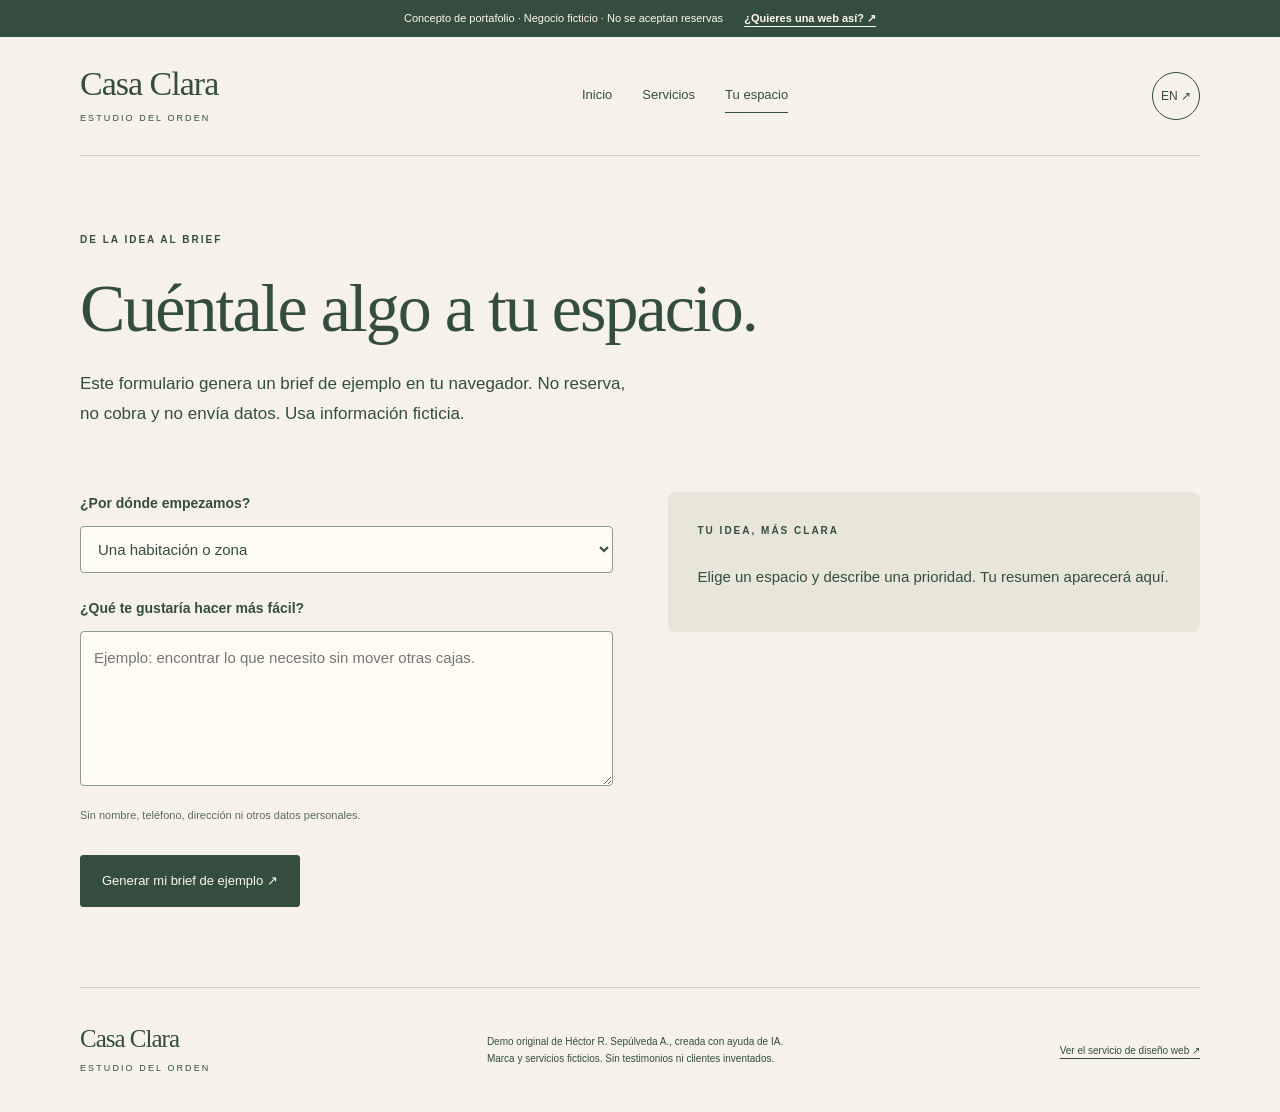
<file: demos/casa-clara/contact.html>
<!doctype html><html lang="es"><head><meta charset="utf-8"><meta name="viewport" content="width=device-width,initial-scale=1"><meta name="description" content="Demostración bilingüe de una empresa ficticia de organización del hogar. No se aceptan reservas."><title>Tu espacio — Casa Clara · Demo</title><link rel="stylesheet" href="style.css"><script src="site.js" defer></script></head><body><a class="skip" href="#main"><span class="" data-es="Saltar al contenido" data-en="Skip to content">Saltar al contenido</span></a><div class="demo-bar"><span class="" data-es="Concepto de portafolio · Negocio ficticio · No se aceptan reservas" data-en="Portfolio concept · Fictional business · No bookings accepted">Concepto de portafolio · Negocio ficticio · No se aceptan reservas</span> <a href="../../web/bilingual-sites.html"><span class="" data-es="¿Quieres una web así?" data-en="Want a website like this?">¿Quieres una web así?</span> ↗</a></div><header class="wrap"><a class="wordmark" data-local href="index.html">Casa Clara<span>ESTUDIO DEL ORDEN</span></a><nav aria-label="Principal"><a data-local href="index.html" ><span class="" data-es="Inicio" data-en="Home">Inicio</span></a><a data-local href="services.html" ><span class="" data-es="Servicios" data-en="Services">Servicios</span></a><a data-local href="contact.html" aria-current="page"><span class="" data-es="Tu espacio" data-en="Your space">Tu espacio</span></a></nav><button id="language" type="button" aria-label="Switch to English">EN ↗</button></header><main id="main"><section class="wrap page-title"><p class="eyebrow"><span class="" data-es="DE LA IDEA AL BRIEF" data-en="FROM IDEA TO BRIEF">DE LA IDEA AL BRIEF</span></p><h1><span class="" data-es="Cuéntale algo a tu espacio." data-en="Give your space a little direction.">Cuéntale algo a tu espacio.</span></h1><p class="lead"><span class="" data-es="Este formulario genera un brief de ejemplo en tu navegador. No reserva, no cobra y no envía datos. Usa información ficticia." data-en="This form creates a sample brief in your browser. It does not book, charge or send data. Use fictional information.">Este formulario genera un brief de ejemplo en tu navegador. No reserva, no cobra y no envía datos. Usa información ficticia.</span></p></section><section class="wrap brief-layout"><form id="brief-form"><label for="space"><span class="" data-es="¿Por dónde empezamos?" data-en="Where should we start?">¿Por dónde empezamos?</span></label><select id="space" name="space"><option value="01" data-es="Una habitación o zona" data-en="One room or zone">Una habitación o zona</option><option value="02" data-es="Varias zonas de la casa" data-en="Several spaces at home">Varias zonas de la casa</option><option value="03" data-es="Organizar después de una mudanza" data-en="Organize after moving">Organizar después de una mudanza</option></select><label for="priority"><span class="" data-es="¿Qué te gustaría hacer más fácil?" data-en="What would you like to make easier?">¿Qué te gustaría hacer más fácil?</span></label><textarea id="priority" name="priority" required maxlength="600" rows="5" placeholder="Ejemplo: encontrar lo que necesito sin mover otras cajas." data-placeholder-es="Ejemplo: encontrar lo que necesito sin mover otras cajas." data-placeholder-en="Example: finding what I need without moving other boxes."></textarea><p class="small"><span class="" data-es="Sin nombre, teléfono, dirección ni otros datos personales." data-en="No name, phone, address or other personal details.">Sin nombre, teléfono, dirección ni otros datos personales.</span></p><button class="button" type="submit"><span class="" data-es="Generar mi brief de ejemplo" data-en="Generate my sample brief">Generar mi brief de ejemplo</span> ↗</button></form><aside class="brief-output"><p class="eyebrow"><span class="" data-es="TU IDEA, MÁS CLARA" data-en="YOUR IDEA, A LITTLE CLEARER">TU IDEA, MÁS CLARA</span></p><div id="brief-empty"><span class="" data-es="Elige un espacio y describe una prioridad. Tu resumen aparecerá aquí." data-en="Choose a space and describe a priority. Your summary will appear here.">Elige un espacio y describe una prioridad. Tu resumen aparecerá aquí.</span></div><div id="brief-result" hidden><pre id="brief-text"></pre><button class="outline-button" id="copy-brief" type="button"><span class="" data-es="Copiar brief" data-en="Copy brief">Copiar brief</span></button><button class="outline-button" id="download-brief" type="button"><span class="" data-es="Descargar TXT" data-en="Download TXT">Descargar TXT</span></button></div><p id="brief-status" role="status" aria-live="polite"></p></aside></section></main><footer class="wrap"><a class="wordmark" data-local href="index.html">Casa Clara<span>ESTUDIO DEL ORDEN</span></a><p><span class="" data-es="Demo original de Héctor R. Sepúlveda A., creada con ayuda de IA." data-en="Original demo by Héctor R. Sepúlveda A., developed with AI assistance.">Demo original de Héctor R. Sepúlveda A., creada con ayuda de IA.</span><br><span class="" data-es="Marca y servicios ficticios. Sin testimonios ni clientes inventados." data-en="Fictional brand and services. No invented testimonials or clients.">Marca y servicios ficticios. Sin testimonios ni clientes inventados.</span></p><a href="../../web/bilingual-sites.html"><span class="" data-es="Ver el servicio de diseño web" data-en="View the website service">Ver el servicio de diseño web</span> ↗</a></footer></body></html>
</file>
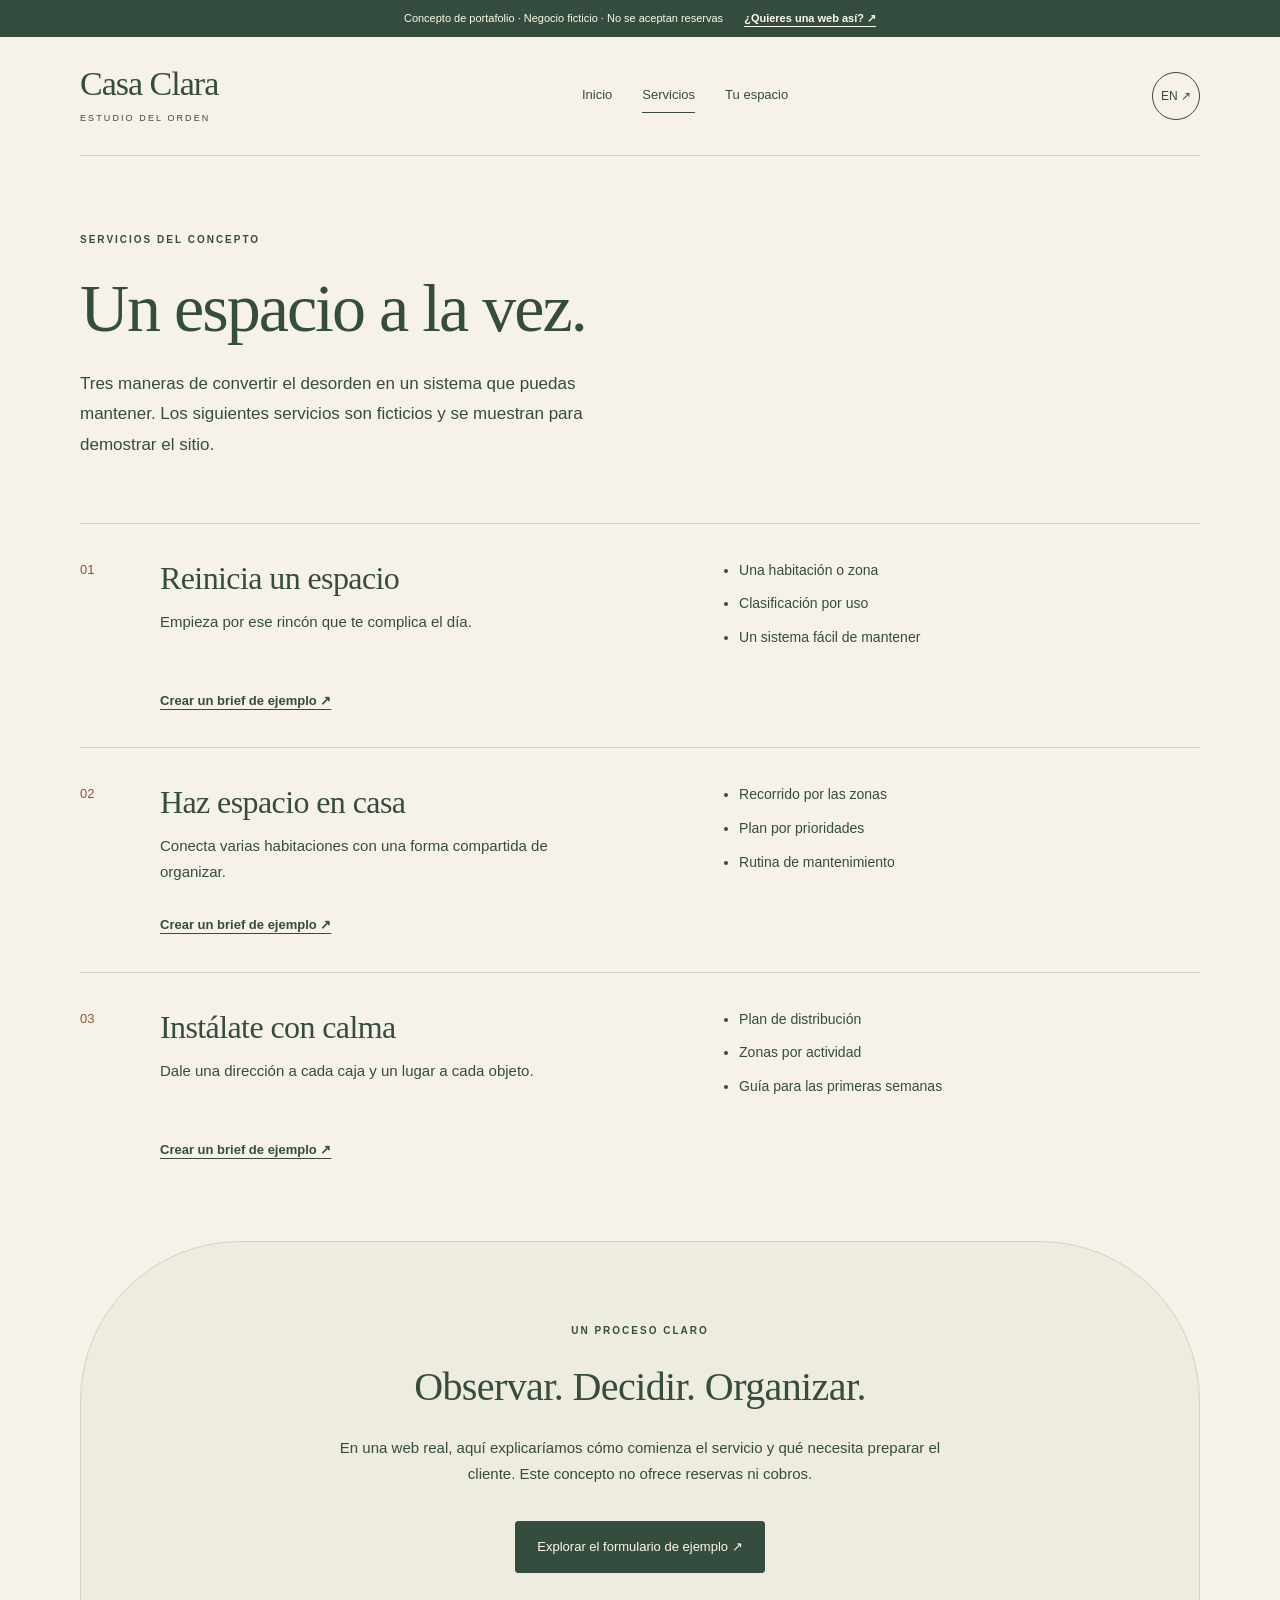
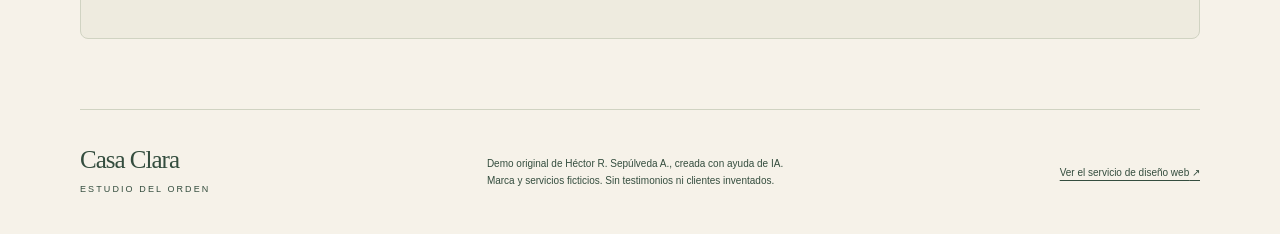
<file: demos/casa-clara/services.html>
<!doctype html><html lang="es"><head><meta charset="utf-8"><meta name="viewport" content="width=device-width,initial-scale=1"><meta name="description" content="Demostración bilingüe de una empresa ficticia de organización del hogar. No se aceptan reservas."><title>Servicios — Casa Clara · Demo</title><link rel="stylesheet" href="style.css"><script src="site.js" defer></script></head><body><a class="skip" href="#main"><span class="" data-es="Saltar al contenido" data-en="Skip to content">Saltar al contenido</span></a><div class="demo-bar"><span class="" data-es="Concepto de portafolio · Negocio ficticio · No se aceptan reservas" data-en="Portfolio concept · Fictional business · No bookings accepted">Concepto de portafolio · Negocio ficticio · No se aceptan reservas</span> <a href="../../web/bilingual-sites.html"><span class="" data-es="¿Quieres una web así?" data-en="Want a website like this?">¿Quieres una web así?</span> ↗</a></div><header class="wrap"><a class="wordmark" data-local href="index.html">Casa Clara<span>ESTUDIO DEL ORDEN</span></a><nav aria-label="Principal"><a data-local href="index.html" ><span class="" data-es="Inicio" data-en="Home">Inicio</span></a><a data-local href="services.html" aria-current="page"><span class="" data-es="Servicios" data-en="Services">Servicios</span></a><a data-local href="contact.html" ><span class="" data-es="Tu espacio" data-en="Your space">Tu espacio</span></a></nav><button id="language" type="button" aria-label="Switch to English">EN ↗</button></header><main id="main"><section class="wrap page-title"><p class="eyebrow"><span class="" data-es="SERVICIOS DEL CONCEPTO" data-en="CONCEPT SERVICES">SERVICIOS DEL CONCEPTO</span></p><h1><span class="" data-es="Un espacio a la vez." data-en="One space at a time.">Un espacio a la vez.</span></h1><p class="lead"><span class="" data-es="Tres maneras de convertir el desorden en un sistema que puedas mantener. Los siguientes servicios son ficticios y se muestran para demostrar el sitio." data-en="Three ways to turn clutter into a system you can maintain. These services are fictional and demonstrate the website.">Tres maneras de convertir el desorden en un sistema que puedas mantener. Los siguientes servicios son ficticios y se muestran para demostrar el sitio.</span></p></section><section class="wrap service-list"><article><span class="service-num">01</span><div><h2><span class="" data-es="Reinicia un espacio" data-en="Reset one space">Reinicia un espacio</span></h2><p><span class="" data-es="Empieza por ese rincón que te complica el día." data-en="Start with the corner that makes your day harder.">Empieza por ese rincón que te complica el día.</span></p></div><ul><li><span class="" data-es="Una habitación o zona" data-en="One room or zone">Una habitación o zona</span></li><li><span class="" data-es="Clasificación por uso" data-en="Sort by how you use it">Clasificación por uso</span></li><li><span class="" data-es="Un sistema fácil de mantener" data-en="A system that is easy to maintain">Un sistema fácil de mantener</span></li></ul><a data-local href="contact.html?space=01" class="text-link"><span class="" data-es="Crear un brief de ejemplo" data-en="Create a sample brief">Crear un brief de ejemplo</span> ↗</a></article><article><span class="service-num">02</span><div><h2><span class="" data-es="Haz espacio en casa" data-en="Make room at home">Haz espacio en casa</span></h2><p><span class="" data-es="Conecta varias habitaciones con una forma compartida de organizar." data-en="Bring several rooms together with a shared way to organize.">Conecta varias habitaciones con una forma compartida de organizar.</span></p></div><ul><li><span class="" data-es="Recorrido por las zonas" data-en="Walk through the spaces">Recorrido por las zonas</span></li><li><span class="" data-es="Plan por prioridades" data-en="A prioritized plan">Plan por prioridades</span></li><li><span class="" data-es="Rutina de mantenimiento" data-en="A maintenance routine">Rutina de mantenimiento</span></li></ul><a data-local href="contact.html?space=02" class="text-link"><span class="" data-es="Crear un brief de ejemplo" data-en="Create a sample brief">Crear un brief de ejemplo</span> ↗</a></article><article><span class="service-num">03</span><div><h2><span class="" data-es="Instálate con calma" data-en="Settle in calmly">Instálate con calma</span></h2><p><span class="" data-es="Dale una dirección a cada caja y un lugar a cada objeto." data-en="Give each box a destination and each object a place.">Dale una dirección a cada caja y un lugar a cada objeto.</span></p></div><ul><li><span class="" data-es="Plan de distribución" data-en="A layout plan">Plan de distribución</span></li><li><span class="" data-es="Zonas por actividad" data-en="Zones for each activity">Zonas por actividad</span></li><li><span class="" data-es="Guía para las primeras semanas" data-en="A guide for the first weeks">Guía para las primeras semanas</span></li></ul><a data-local href="contact.html?space=03" class="text-link"><span class="" data-es="Crear un brief de ejemplo" data-en="Create a sample brief">Crear un brief de ejemplo</span> ↗</a></article></section><section class="wrap invitation"><p class="eyebrow"><span class="" data-es="UN PROCESO CLARO" data-en="A CLEAR PROCESS">UN PROCESO CLARO</span></p><h2><span class="" data-es="Observar. Decidir. Organizar." data-en="Observe. Decide. Organize.">Observar. Decidir. Organizar.</span></h2><p><span class="" data-es="En una web real, aquí explicaríamos cómo comienza el servicio y qué necesita preparar el cliente. Este concepto no ofrece reservas ni cobros." data-en="On a real website, this section would explain how the service starts and what the customer should prepare. This concept offers no bookings or payments.">En una web real, aquí explicaríamos cómo comienza el servicio y qué necesita preparar el cliente. Este concepto no ofrece reservas ni cobros.</span></p><a class="button" data-local href="contact.html"><span class="" data-es="Explorar el formulario de ejemplo" data-en="Explore the sample form">Explorar el formulario de ejemplo</span> ↗</a></section></main><footer class="wrap"><a class="wordmark" data-local href="index.html">Casa Clara<span>ESTUDIO DEL ORDEN</span></a><p><span class="" data-es="Demo original de Héctor R. Sepúlveda A., creada con ayuda de IA." data-en="Original demo by Héctor R. Sepúlveda A., developed with AI assistance.">Demo original de Héctor R. Sepúlveda A., creada con ayuda de IA.</span><br><span class="" data-es="Marca y servicios ficticios. Sin testimonios ni clientes inventados." data-en="Fictional brand and services. No invented testimonials or clients.">Marca y servicios ficticios. Sin testimonios ni clientes inventados.</span></p><a href="../../web/bilingual-sites.html"><span class="" data-es="Ver el servicio de diseño web" data-en="View the website service">Ver el servicio de diseño web</span> ↗</a></footer></body></html>
</file>
<file: demos/style.css>
:root{--ink:#153b35;--muted:#5b716b;--paper:#f4f1e9;--lime:#d6eb9a;--line:#d9e1d6;--white:#fff;--red:#953932}*{box-sizing:border-box}body{margin:0;background:var(--paper);font:16px/1.5 -apple-system,BlinkMacSystemFont,'Segoe UI',sans-serif;color:var(--ink)}a{color:inherit;text-underline-offset:4px}header{border-bottom:1px solid var(--line)}nav{display:flex;justify-content:space-between;align-items:center;gap:24px;min-height:78px}.wrap{max-width:1180px;margin:auto;padding:0 32px}.brand{font-size:19px;font-weight:750;letter-spacing:-.5px;text-decoration:none}.navlinks{display:flex;gap:20px;font-size:13px}.eyebrow{text-transform:uppercase;letter-spacing:2px;font-size:11px;font-weight:750;color:var(--muted)}.intro{padding:50px 0 30px;display:grid;grid-template-columns:1.5fr 1fr;gap:48px;align-items:end}h1{font-weight:650;font-size:clamp(36px,4.5vw,54px);line-height:1.08;letter-spacing:-2px;margin:13px 0 18px}p{margin:10px 0;color:var(--muted)}.intro aside{padding:22px;border:1px solid var(--line);border-radius:10px;font-size:13px}.badge{display:inline-block;background:var(--lime);border-radius:20px;padding:5px 12px;font-size:11px;font-weight:750;letter-spacing:.4px;margin-bottom:10px}.panel{border:1px solid var(--line);border-radius:12px;background:white;overflow:hidden;margin-bottom:22px}.panel-head{padding:22px 24px;border-bottom:1px solid var(--line);display:flex;align-items:center;justify-content:space-between;gap:24px}h2{font-size:22px;line-height:1.2;letter-spacing:-.5px;margin:0}h3{font-size:15px;margin:0 0 10px}.controls{display:flex;align-items:center;gap:10px;flex-wrap:wrap}button,.button{font:inherit;font-weight:650;font-size:13px;border:1px solid var(--ink);border-radius:6px;background:var(--ink);color:#fff;padding:10px 15px;cursor:pointer;text-decoration:none;display:inline-block}button:hover{filter:brightness(1.15)}button.secondary{background:white;color:var(--ink);border-color:var(--line)}button:focus-visible,a:focus-visible,input:focus-visible,select:focus-visible,textarea:focus-visible,summary:focus-visible{outline:3px solid #91b372;outline-offset:3px}label{display:grid;gap:5px;font-size:12px;font-weight:650;color:var(--muted)}input,select,textarea{font:inherit;font-size:14px;padding:10px;border:1px solid var(--line);border-radius:6px;color:var(--ink);background:white;max-width:100%;min-width:0}textarea{font-family:ui-monospace,SFMono-Regular,monospace;font-size:12px;width:100%;min-height:170px;line-height:1.6;resize:vertical}summary{cursor:pointer;font-size:13px;font-weight:650}.source{padding:18px 24px;border-bottom:1px solid var(--line)}.source summary{margin-bottom:12px}.grid{display:grid;grid-template-columns:1fr 1fr;gap:18px}.stats{display:grid;grid-template-columns:repeat(4,1fr);background:#f7f9f4}.stat{padding:21px 24px;border-right:1px solid var(--line)}.stat:last-child{border:0}.stat span{font-size:11px;color:var(--muted)}.stat strong{display:block;font-size:30px;font-weight:650;letter-spacing:-1px;margin-top:4px}.tablewrap{overflow:auto;padding:14px 24px}table{width:100%;border-collapse:collapse;font-size:12px;text-align:left}th,td{padding:11px 9px;border-bottom:1px solid var(--line);white-space:nowrap}th{color:var(--muted);font-size:11px;font-weight:650}td{max-width:390px;overflow-wrap:anywhere;white-space:normal}.tablewrap.long td{font-family:ui-monospace,SFMono-Regular,monospace;font-size:11px}.downloads{padding:18px 24px;display:flex;gap:10px;flex-wrap:wrap;border-top:1px solid var(--line)}.error{margin:16px 24px;padding:14px;background:#fff0ed;border:1px solid #dcaaa4;color:var(--red);border-radius:6px;font-size:13px}[hidden]{display:none!important}.small{font-size:12px}.notes{display:grid;grid-template-columns:repeat(3,1fr);gap:30px;padding:12px 0 28px;font-size:13px}.notes h3{font-size:14px}footer{padding:25px 0 35px;border-top:1px solid var(--line);display:flex;justify-content:space-between;gap:24px;font-size:12px;color:var(--muted)}.quote-grid{display:grid;grid-template-columns:1.05fr 1fr;gap:0}.quote-form{padding:26px}.quote-summary{padding:28px;background:var(--ink);color:white;display:flex;flex-direction:column}.quote-summary p{color:#cbd8cc}.big-price{font-size:56px;line-height:1.05;letter-spacing:-2px;margin:12px 0 5px}.breakdown{list-style:none;padding:0;margin:20px 0}.breakdown li{display:flex;justify-content:space-between;gap:20px;font-size:13px;padding:10px 0;border-bottom:1px solid #46675b}.quote-summary button{background:var(--lime);color:var(--ink);margin-top:auto}.rule{padding:16px 24px;background:#e8eddf;font-size:12px}.status{font-size:12px;margin:10px 0}.quote-form .controls{margin-top:24px}@media(max-width:760px){.wrap{padding:0 18px}.intro{grid-template-columns:1fr;gap:12px;padding-top:32px}.intro aside{padding:16px}.panel-head{display:block}.controls{margin-top:12px}.stats{grid-template-columns:1fr 1fr}.stat:nth-child(2){border:0}.stat{padding:16px}.grid,.quote-grid,.notes{grid-template-columns:1fr}.navlinks{gap:12px;font-size:11px}nav{gap:12px}.brand{font-size:16px}.tablewrap{padding:10px}.quote-summary{min-height:440px}footer{display:block}.notes{gap:10px}}

.service-inquiry{margin-top:20px;padding-top:18px;border-top:1px solid var(--line)}.service-inquiry h2{font-size:17px;line-height:1.3;letter-spacing:-.2px}.service-inquiry p{font-size:12px}.service-inquiry .button{margin:6px 0;max-width:100%;overflow-wrap:anywhere}
</file>
<file: web/style.css>
:root{--paper:#f6f4ed;--ink:#19392f;--muted:#59675e;--line:#d3d9ca;--lime:#e2f090;--white:#fffef9}
*{box-sizing:border-box}html{scroll-behavior:smooth;scroll-padding-top:25px}body{margin:0;background:var(--paper);color:var(--ink);font:16px/1.65 -apple-system,BlinkMacSystemFont,'Segoe UI',sans-serif}a{color:inherit;text-underline-offset:4px}button,input,select,textarea{font:inherit}:focus-visible{outline:3px solid #aa3c27;outline-offset:4px}.wrap{width:min(1160px,calc(100% - 48px));margin:auto}.skip{position:absolute;left:16px;top:-100px;background:var(--ink);color:white;padding:10px;z-index:50}.skip:focus{top:8px}.nav{display:flex;justify-content:space-between;align-items:center;gap:24px;padding-block:28px;border-bottom:1px solid var(--line)}.brand{font-weight:750;text-decoration:none;white-space:nowrap}.brand span{font-weight:400;color:var(--muted)}nav{display:flex;align-items:center;gap:24px}nav a{text-decoration:none;font-size:14px}.small-button{border:1px solid var(--ink);padding:9px 16px;border-radius:6px}.hero,.detail-hero{padding:80px 0 70px;display:grid;grid-template-columns:1.2fr 1fr;gap:70px;align-items:center}.eyebrow{font:650 11px/1.5 -apple-system,BlinkMacSystemFont,'Segoe UI',sans-serif;letter-spacing:2.2px;text-transform:uppercase}.hero h1,.detail-hero h1{font:normal clamp(46px,5.6vw,74px)/1.02 Georgia,serif;letter-spacing:-2.5px;margin:25px 0}.lead{font-size:19px;line-height:1.65;max-width:570px}.muted{color:var(--muted);font-size:14px}.button{display:inline-flex;justify-content:space-between;align-items:center;gap:24px;background:var(--ink);color:var(--white);border:1px solid var(--ink);padding:13px 20px;border-radius:6px;text-decoration:none;font-size:14px;font-weight:650;margin-top:18px;cursor:pointer}.button:hover{background:#2d5447}.button.light{background:var(--lime);color:var(--ink);border-color:var(--lime)}.hero-art{position:relative;border:1px solid var(--ink);background:var(--white);border-radius:12px;transform:rotate(2deg);box-shadow:14px 16px 0 #e3e7d9;margin:12px}.browser-top{border-bottom:1px solid var(--line);padding:18px;display:flex;gap:6px;align-items:center}.browser-top i{width:7px;height:7px;border:1px solid var(--ink);border-radius:50%}.browser-top span{margin-left:auto;font-size:10px;letter-spacing:2px}.art-content{padding:30px}.art-content>p{font:40px/1.1 Georgia,serif;max-width:200px;margin:0 0 20px}.art-line{height:7px;background:#e0e4d8;width:80%;margin:10px 0;border-radius:5px}.art-line.short{width:60%}.art-pill{display:inline-block;background:var(--lime);padding:9px 15px;border-radius:20px;font-size:11px;margin:12px 0 28px}.art-tiles{display:flex;gap:12px}.art-tiles b{background:#eef0e7;border-radius:8px;flex:1;padding:18px;font:25px Georgia,serif}.floating{position:absolute;right:-20px;bottom:-20px;background:var(--lime);padding:12px 20px;border:1px solid var(--ink);border-radius:6px;font-size:12px;transform:rotate(-4deg)}.strip{display:flex;justify-content:space-between;gap:18px;flex-wrap:wrap;border-block:1px solid var(--line);padding:19px 0;font-size:13px}.strip span:before{content:'↗';margin-right:10px}.offers{display:grid;grid-template-columns:repeat(3,minmax(0,1fr));gap:22px;padding:70px 0}.offer{border:1px solid var(--line);border-radius:10px;padding:28px;background:var(--white);display:flex;flex-direction:column}.offer h2{font:34px/1.15 Georgia,serif;letter-spacing:-.6px;margin:12px 0}.offer p:not(.eyebrow){color:var(--muted);font-size:15px}.offer ul{padding-left:19px;font-size:14px;flex:1}.offer li{margin:10px 0}.price{display:flex;gap:12px;align-items:baseline;padding-top:20px;border-top:1px solid var(--line);margin-top:20px}.price strong{font:30px Georgia,serif}.price span{font-size:12px;color:var(--muted)}.feature{background:var(--ink);color:var(--white);border-radius:12px;display:grid;grid-template-columns:1.4fr 1fr;gap:60px;padding:50px}.feature h2{font:44px/1.08 Georgia,serif;margin:20px 0}.feature p{max-width:510px}.feature-note{display:flex;align-items:center;justify-content:center;flex-wrap:wrap;gap:14px}.feature-note>span{display:grid;place-items:center;width:110px;height:125px;border:1px solid #8f9b84;border-radius:60px 60px 12px 12px;font:45px Georgia,serif;background:#315143}.feature-note>span:nth-child(2){background:var(--lime);color:var(--ink);transform:translateY(15px)}.feature-note p{text-align:center;font-size:12px;flex-basis:100%;color:#e2e8d8}.process{display:grid;grid-template-columns:1fr 1.5fr;gap:60px;padding:80px 0;border-bottom:1px solid var(--line)}h2{font:37px/1.15 Georgia,serif;letter-spacing:-.6px}.process ol{padding-left:24px;margin-top:0}.process li{padding-left:10px;margin-bottom:22px}.process p{margin-top:6px;color:var(--muted)}.bottom-cta{text-align:center;padding:65px 0}footer{display:flex;justify-content:space-between;gap:20px;padding-block:30px;border-top:1px solid var(--line);font-size:12px}footer p{color:var(--muted);margin:4px 0}.quote{padding:35px;background:var(--lime);border-radius:12px;border:1px solid var(--ink)}.big-price{font:64px Georgia,serif}.quote p{font-size:14px}.quote p.eyebrow{font-size:11px}.back{display:inline-block;font-size:13px;margin-bottom:26px}.two-col{display:grid;grid-template-columns:1fr 1fr;gap:70px;padding:40px 0 65px;border-top:1px solid var(--line)}.deliverables{list-style:none;padding:0}.deliverables li{padding:15px 0;border-bottom:1px solid var(--line)}.deliverables li:before{content:'✓';margin-right:12px}.text-link{font-weight:650}.scope{background:#e7eadf;padding:36px;border-radius:12px;margin-bottom:60px}.scope h2{margin-top:0}
@media(max-width:850px){.hero,.detail-hero{gap:35px;grid-template-columns:1fr 1fr}.offers{grid-template-columns:1fr}.offer{display:grid;grid-template-columns:1fr 1fr;column-gap:30px}.offer .eyebrow,.offer h2,.offer>p{grid-column:1}.offer ul{grid-column:2;grid-row:1/5}.offer .price,.offer .button{grid-column:1}.feature{gap:25px;padding:35px}.process{gap:30px}.hero h1,.detail-hero h1{font-size:52px}}
@media(max-width:600px){.wrap{width:calc(100% - 32px)}.nav{padding-block:18px;align-items:flex-start;gap:15px}.brand span{display:block;font-size:12px}nav{gap:10px;flex-wrap:wrap;justify-content:flex-end}nav a{font-size:12px}.small-button{padding:7px 9px}.hero,.detail-hero{grid-template-columns:1fr;padding:45px 0;gap:25px}.hero h1,.detail-hero h1{font-size:49px;letter-spacing:-1.8px}.lead{font-size:17px}.hero-art{max-width:370px;width:calc(100% - 35px);margin:10px auto 20px}.floating{right:-14px}.strip{justify-content:flex-start;font-size:11px;gap:10px 18px}.offers{padding:40px 0;gap:16px}.offer{display:flex;padding:25px}.offer h2{font-size:32px}.feature,.process,.two-col{grid-template-columns:1fr}.feature{padding:28px}.feature h2{font-size:38px}.feature-note{padding:15px}.process{padding:45px 0;gap:15px}.two-col{gap:25px;padding-block:25px}.scope{padding:25px}footer{flex-direction:column}.quote{padding:25px}.bottom-cta h2{font-size:31px}}
@media(prefers-reduced-motion:reduce){html{scroll-behavior:auto}}
</file>
<file: demos/casa-clara/style.css>
:root{--paper:#f6f2e9;--ink:#344d3e;--soft:#e8e6d8;--clay:#8d543b;--line:#d0d3c2}*{box-sizing:border-box}body{margin:0;color:var(--ink);background:var(--paper);font:15px/1.7 -apple-system,BlinkMacSystemFont,'Segoe UI',sans-serif}a{color:inherit;text-underline-offset:4px}button,textarea,select{font:inherit}button{cursor:pointer}button,a,textarea,select{-webkit-tap-highlight-color:transparent}:focus-visible{outline:3px solid var(--clay);outline-offset:4px}.wrap{width:min(1120px,calc(100% - 48px));margin:auto}.demo-bar{padding:9px 24px;text-align:center;background:var(--ink);color:#fff9e9;font-size:11px}.demo-bar a{margin-left:18px;font-weight:650}.skip{position:absolute;top:-100px;background:var(--ink);color:white;padding:12px;z-index:10}.skip:focus{top:5px}header{display:flex;align-items:center;justify-content:space-between;padding-block:30px;gap:22px;border-bottom:1px solid var(--line)}.wordmark{font:34px/1 Georgia,serif;text-decoration:none;letter-spacing:-1px}.wordmark>span{display:block;font:9px/1.6 -apple-system,sans-serif;letter-spacing:2.1px;margin-top:10px}nav{display:flex;gap:30px;font-size:13px}nav a{text-decoration:none;padding-block:6px}nav [aria-current=page]{border-bottom:1px solid var(--ink)}#language{border:1px solid var(--ink);border-radius:50%;width:48px;height:48px;background:none;color:var(--ink);font-size:12px}.hero{display:grid;grid-template-columns:1.1fr 1fr;align-items:center;gap:35px;padding-block:65px 80px}.eyebrow{font-size:10px;letter-spacing:2px;font-weight:650}.hero h1,.page-title h1{font:normal clamp(43px,5.4vw,68px)/1.07 Georgia,serif;letter-spacing:-2px;margin:24px 0}.hero h1>span{display:block}.hero h1 em{display:block;font-weight:normal;color:var(--clay);margin-top:8px}.lead{font-size:17px;line-height:1.8;max-width:560px}.button{display:inline-block;border:1px solid var(--ink);border-radius:3px;color:#fff8e9;background:var(--ink);padding:14px 21px;text-decoration:none;font-size:13px;margin-top:20px}.button:hover{background:#4b6553}.small{font-size:11px;line-height:1.7;color:#5b695e;margin-top:17px}.room-art{position:relative;min-width:0}.room-art svg{width:100%;height:auto;display:block}.art-label{position:absolute;bottom:25px;left:50%;transform:translateX(-50%);font-size:9px;letter-spacing:2px;padding:8px 14px;background:var(--paper);border-radius:30px;white-space:nowrap}.manifesto{background:var(--soft);padding:44px 0}.manifesto>div{display:flex;gap:40px;align-items:flex-start}.manifesto>div>span{font-size:13px;padding-top:5px}.manifesto h2{font:31px/1.4 Georgia,serif;max-width:820px;margin:0}.spaces{padding:70px 0}.section-heading{max-width:660px}h2{font:normal 40px/1.2 Georgia,serif;letter-spacing:-.6px}h3{font:26px/1.3 Georgia,serif;margin:15px 0}.cards{display:grid;grid-template-columns:repeat(3,minmax(0,1fr));gap:34px;margin:42px 0}.cards article{border-top:1px solid var(--line);padding-top:28px}.cards p{font-size:14px}.space-icon{font:42px/1 Georgia,serif;color:var(--clay)}.text-link{font-size:13px;font-weight:650}.invitation{text-align:center;border:1px solid var(--line);border-radius:160px 160px 8px 8px;padding:65px 60px;margin-bottom:70px;background:#eeebdf}.invitation h2{max-width:620px;margin:24px auto}.invitation>p{max-width:650px;margin:15px auto}.invitation .eyebrow{font-size:10px}footer{display:flex;gap:30px;justify-content:space-between;align-items:center;border-top:1px solid var(--line);padding-block:35px}footer .wordmark{font-size:25px}footer p,footer>a:last-child{font-size:10px;max-width:410px}.page-title{padding:65px 0 45px;max-width:1120px}.page-title h1{max-width:900px}.service-list{padding-bottom:45px}.service-list article{display:grid;grid-template-columns:50px 1.1fr 1fr;gap:30px;padding:35px 0;border-top:1px solid var(--line)}.service-list h2{font-size:32px;margin:0 0 12px}.service-list p{max-width:420px;margin:0}.service-num{font-size:13px;color:var(--clay)}.service-list ul{margin:0;padding-left:20px;font-size:14px}.service-list li{margin-bottom:10px}.service-list .text-link{grid-column:2/-1}.brief-layout{display:grid;grid-template-columns:1fr 1fr;gap:55px;padding-bottom:80px}form label{display:block;font-size:14px;font-weight:600;margin:0 0 10px}form select,form textarea{width:100%;border:1px solid #8d9b8a;border-radius:4px;background:#fffcf4;color:var(--ink);padding:13px;margin-bottom:24px}form textarea{resize:vertical;min-height:140px}form .small{margin-top:-12px}.brief-output{background:var(--soft);border-radius:8px;padding:30px;align-self:start}.brief-output .eyebrow{margin:0 0 25px}pre{white-space:pre-wrap;overflow-wrap:anywhere;font:14px/1.7 -apple-system,BlinkMacSystemFont,'Segoe UI',sans-serif}.outline-button{border:1px solid var(--ink);background:transparent;color:var(--ink);border-radius:4px;padding:9px 12px;font-size:12px;margin:8px 8px 0 0}#brief-status{font-size:12px}[hidden]{display:none!important}
@media(max-width:800px){.hero{grid-template-columns:1fr 1fr;gap:12px}.hero h1{font-size:49px}.lead{font-size:15px}.cards{gap:20px}.manifesto h2{font-size:28px}footer{flex-wrap:wrap}.service-list article{grid-template-columns:30px 1fr;gap:20px}.service-list ul{grid-column:2}.brief-layout{gap:25px}}
@media(max-width:580px){.wrap{width:calc(100% - 32px)}.demo-bar{font-size:9px;padding:8px 16px}.demo-bar a{display:block;margin:4px 0 0}header{padding-block:19px;gap:12px;flex-wrap:wrap}.wordmark{font-size:29px}.wordmark>span{font-size:8px}nav{order:3;width:100%;justify-content:space-between;gap:12px;font-size:12px}#language{width:40px;height:40px}.hero{grid-template-columns:1fr;padding-block:38px 45px;gap:30px}.hero h1,.page-title h1{font-size:48px;letter-spacing:-1.6px}.hero .small{max-width:280px}.room-art{max-width:390px;margin:auto}.manifesto{padding:30px 0}.manifesto>div{gap:20px}.manifesto h2{font-size:25px}.cards{grid-template-columns:1fr;gap:20px;margin-top:30px}.cards article{padding-top:20px}.spaces{padding:40px 0}h2{font-size:33px}.invitation{padding:50px 24px;border-radius:90px 90px 8px 8px;margin-bottom:40px}.invitation h2{font-size:32px}.page-title{padding:35px 0}.service-list h2{font-size:29px}.brief-layout{grid-template-columns:1fr;padding-bottom:45px}footer{align-items:flex-start;flex-direction:column;gap:18px}footer p{margin:0}.brief-output{padding:24px}}
</file>
<file: demos/pdf-extraction/sample.css>
.intro{align-items:center}.intro p{max-width:620px}.secondary-link{background:transparent;color:var(--ink)}nav{flex-wrap:wrap;padding-top:16px!important;padding-bottom:16px!important}.proof{display:grid;grid-template-columns:1fr 1fr 2fr;gap:24px;border-top:1px solid var(--line);border-bottom:1px solid var(--line);padding:22px 0;margin:12px 0 20px}.proof strong{font-size:29px;display:block;line-height:1.2}.proof span{font-size:12px;color:var(--muted)}.explanation{font-size:14px;max-width:820px;margin-bottom:25px}.comparison{background:white;border:1px solid var(--line);border-radius:12px;margin-bottom:18px;overflow:hidden}.comparison summary{font-size:16px;padding:20px 24px;margin:0}.comparison summary span{font-size:11px;font-weight:500;color:var(--muted);display:inline-block;margin-left:10px}.compare-grid{display:grid;grid-template-columns:1fr 1fr;border-top:1px solid var(--line)}.compare-grid section{min-width:0;padding:24px}.compare-grid section+section{border-left:1px solid var(--line)}.compare-grid pre{font:12px/2 ui-monospace,SFMono-Regular,monospace;white-space:pre-wrap;overflow-wrap:anywhere;background:#f4f6ef;padding:16px;border-radius:6px;margin:18px 0 0}.compare-grid table{table-layout:fixed;margin-top:18px}.compare-grid th,.compare-grid td{padding:8px 6px;white-space:normal;overflow-wrap:anywhere}.compare-grid th:nth-child(1),.compare-grid th:nth-child(2){width:42px}.compare-grid td:nth-child(1),.compare-grid td:nth-child(2){color:var(--muted)}.compare-grid td:nth-child(3){font-size:11px}.notes{padding-top:24px;padding-bottom:28px}.inquiry{display:flex;align-items:center;gap:30px;padding:28px;background:#e8eddf;border-radius:12px;margin-bottom:36px}.inquiry div{flex:1}.inquiry h2{margin-top:10px}.inquiry p{max-width:690px;font-size:14px}.inquiry .button{max-width:100%;flex-shrink:0}.sr-only{position:absolute;width:1px;height:1px;padding:0;overflow:hidden;clip:rect(0,0,0,0);white-space:nowrap;border:0}footer{padding-top:24px!important;padding-bottom:28px!important}@media(max-width:800px){.compare-grid{grid-template-columns:1fr}.compare-grid section+section{border-left:0;border-top:1px solid var(--line)}.inquiry{display:block}.inquiry .button{margin-top:14px}}@media(max-width:480px){h1{font-size:36px}.proof{gap:12px;grid-template-columns:1fr 1fr}.proof div:last-child{grid-column:1/-1}.comparison summary{padding:18px}.comparison summary span{display:block;margin:6px 0 0}.compare-grid section{padding:18px}.inquiry{padding:20px}.controls .button{width:100%;text-align:center}nav>a:last-child{font-size:12px}}
</file>
<file: games/relay-garden/style.css>
:root{--paper:#f4f1e8;--ink:#173e34;--accent:#bd5b3d;--powered:#31745c;--tile:#e4e8dc;--muted:#637067;--line:#d7dccf;--surface:#fbfaf5;--sun:#df9a4f;font-family:system-ui,-apple-system,BlinkMacSystemFont,"Segoe UI",sans-serif;color:var(--ink);background:var(--paper);font-synthesis:none}
*{box-sizing:border-box}body{margin:0;background:radial-gradient(ellipse at 10% 8%,#dde6d680,transparent 40%),var(--paper)}button,a{touch-action:manipulation}button{font:inherit;color:inherit;background:transparent;border:1px solid var(--line);border-radius:10px;padding:11px 15px;cursor:pointer;transition:background .18s,transform .18s}button:hover{background:#e7ebdf}button:focus-visible,a:focus-visible{outline:3px solid var(--accent);outline-offset:4px}button:disabled{opacity:.4;cursor:default}button:active:not(:disabled){transform:translateY(1px)}a{color:inherit}h1,h2,p{margin:0}h1,h2{font-weight:500}h1{font-family:Georgia,serif;font-size:clamp(37px,4.5vw,58px);letter-spacing:-2px;line-height:1.08}h2{font-size:19px;letter-spacing:-.5px}.topbar{max-width:1170px;margin:auto;display:flex;align-items:center;justify-content:space-between;padding:28px 28px 0;gap:15px}.brand{display:flex;align-items:center;gap:10px;text-decoration:none;font-weight:700;letter-spacing:-.6px;font-size:20px}.preferences{display:flex;gap:8px}.small-button{border-color:#ced8c9;padding:8px 12px;font-size:12px;font-weight:650}main{max-width:1170px;margin:auto;padding:0 28px}.intro{padding:47px 0 31px}.eyebrow{font-size:10px;letter-spacing:2px;font-weight:750;line-height:1.8;text-transform:uppercase}.intro .eyebrow{color:var(--accent);margin-bottom:9px}.intro>p:last-child{margin-top:15px;color:var(--muted);font-size:15px;line-height:1.6}.layout{display:grid;grid-template-columns:minmax(0,1.5fr) minmax(270px,1fr);gap:25px;align-items:start}.game-panel{background:var(--surface);border:1px solid var(--line);border-radius:23px;padding:25px;box-shadow:0 12px 35px #173e3407;min-width:0}.game-heading{display:flex;justify-content:space-between;align-items:center;gap:8px}.game-heading .eyebrow{font-size:9px;letter-spacing:1.5px;color:var(--muted)}.game-heading h2{font-family:Georgia,serif;font-size:26px;margin-top:1px}.calm-label{font-size:11px;color:var(--muted);border:1px solid var(--line);border-radius:30px;padding:6px 11px;white-space:nowrap}.board-wrap{max-width:450px;margin:25px auto 20px;padding:9px;background:#d6decf;border:1px solid #cbd6c5;border-radius:19px;box-shadow:inset 0 2px 4px #173e3407}#board{display:grid;grid-template-columns:repeat(var(--size,3),minmax(0,1fr));gap:5px;aspect-ratio:1}.tile{border:0;padding:0;border-radius:10px;aspect-ratio:1;position:relative;background:var(--tile);color:#748872;overflow:visible;min-width:0;box-shadow:0 2px 0 #bdcbb9;line-height:0}.tile:hover{background:#f4f4e9}.tile:focus-visible{outline-offset:0;z-index:2}.tile svg{height:100%;width:100%;display:block;pointer-events:none}.tile.powered{color:var(--powered);background:#f2f5e9}.tile.source{background:#f1e0b8;color:#9a632c;cursor:default}.tile:not(.source).powered .node{fill:#fffaf0;stroke:var(--powered)}.tile.powered .petal{opacity:1;fill:var(--powered)}.tile .petal{opacity:0}.tile.tutorial{box-shadow:inset 0 0 0 2px var(--accent),0 2px 0 #bdcbb9}.tile.hinted{animation:hintGlow 1s ease-in-out 2}.metrics{display:flex;gap:20px;align-items:center;max-width:450px;margin:0 auto}.metrics>div>span{display:block;font-size:10px;letter-spacing:1px;text-transform:uppercase;color:var(--muted);margin-bottom:3px}.metrics strong{font-size:20px;font-weight:600;font-variant-numeric:tabular-nums}.metrics .moves{text-align:right}.progress-track{height:5px;border-radius:9px;background:#dce4d7;flex:1;overflow:hidden}.progress-track i{height:100%;width:0;display:block;background:var(--powered);transition:width .3s}.status-line{font-size:11px;color:var(--muted);text-align:center;margin-top:12px;min-height:16px}.controls{display:flex;gap:8px;justify-content:center;margin-top:18px}.controls button{font-size:12px;font-weight:650}.accent-button{border-color:#ddb59d;background:#f4e4d7;color:#7b402b}.accent-button:hover{background:#eed4c0}.tutorial-note{font-size:12px;color:#84482e;text-align:center;line-height:1.6;margin-top:15px}.tutorial-note[hidden]{display:none}.sidebar{display:grid;gap:19px}.collection-card{border:1px solid var(--line);border-radius:19px;padding:23px;background:#f8f7ef}.collection-card>.eyebrow{color:var(--accent);font-size:9px}.collection-heading{display:flex;align-items:center;justify-content:space-between;gap:12px;margin:5px 0 10px}.collection-heading h2{font-size:21px;font-family:Georgia,serif}.collection-heading>span{font-size:11px;white-space:nowrap}.muted{color:var(--muted);font-size:12px;line-height:1.65}.level-picker{display:grid;grid-template-columns:repeat(6,minmax(0,1fr));gap:7px;margin-top:19px}.level-button{padding:0;aspect-ratio:1;border-radius:9px;font-size:12px;position:relative;background:#fdfcf7;min-width:0}.level-button[aria-current="true"]{background:var(--ink);color:#fff;border-color:var(--ink)}.level-button.finished::after{content:"";position:absolute;width:5px;height:5px;background:var(--accent);border-radius:50%;bottom:4px;left:calc(50% - 2.5px)}.daily-card{display:flex;gap:18px;border-radius:17px;background:#dfe7d7;padding:22px}.daily-symbol{font-size:42px;line-height:1.1;color:var(--powered)}.daily-card h2{font-family:Georgia,serif;font-size:21px}.daily-card p{font-size:12px;color:#506451;line-height:1.6;margin:7px 0 13px}.daily-card button{background:#f1f5e8;font-size:11px;padding:8px 12px;border-color:#c2ceb9;font-weight:650}.how-card{padding:4px 12px}.how-card h2{font-size:15px}.how-card p{color:var(--muted);font-size:12px;line-height:1.75;margin-top:9px}.how-card .keyboard-help{font-size:10px;margin-top:12px}.legend-dot{display:inline-block;width:8px;height:8px;background:var(--sun);border-radius:50%;margin-right:6px}.legend-text{font-size:10px;line-height:1.8;color:var(--muted)}footer{display:flex;justify-content:space-between;gap:20px;padding:27px 1px 30px;font-size:10px;color:var(--muted)}.sr-only{position:absolute;width:1px;height:1px;padding:0;margin:-1px;overflow:hidden;clip:rect(0,0,0,0);white-space:nowrap;border:0}dialog{max-width:430px;width:calc(100% - 32px);border:1px solid var(--line);border-radius:25px;padding:32px;background:var(--surface);color:var(--ink);text-align:center;box-shadow:0 20px 90px #173e3433}dialog::backdrop{background:#173e345c;backdrop-filter:blur(4px)}dialog h2{font:35px/1.1 Georgia,serif;margin:7px 0 16px}dialog p{font-size:13px;line-height:1.7;color:var(--muted)}dialog .eyebrow{font-size:9px;color:var(--accent)}.win-art{font-size:70px;color:var(--powered);line-height:1.1;margin-bottom:14px}#win-stats{margin:18px 0;font-size:12px}.dialog-actions{display:grid;gap:9px}.primary-button{background:var(--ink);color:white;border-color:var(--ink);font-weight:650}.primary-button:hover{background:var(--powered)}@keyframes hintGlow{50%{box-shadow:inset 0 0 0 3px var(--accent)}}
@media(max-width:750px){.topbar{padding:19px 17px 0}.brand{font-size:17px;gap:7px}.brand img{width:29px;height:29px}.preferences{gap:5px}.small-button{font-size:10px;padding:8px}main{padding:0 17px}.intro{padding:34px 0 23px}.intro>p:last-child{font-size:13px;max-width:340px}.intro .eyebrow{font-size:8px}.layout{grid-template-columns:1fr;gap:22px}.game-panel{padding:19px 15px;border-radius:20px}.board-wrap{margin-top:20px;padding:7px;border-radius:15px;max-width:450px}.game-heading h2{font-size:23px}.calm-label{font-size:9px;padding:5px 8px}.tile{border-radius:7px}#board{gap:4px}.collection-card{padding:21px}.level-picker{grid-template-columns:repeat(6,minmax(0,1fr));gap:7px}.how-card{padding:2px 6px}.how-card .keyboard-help{display:none}.controls button{font-size:11px;padding:10px 12px}.tutorial-note{font-size:11px}.metrics strong{font-size:18px}footer{flex-direction:column;gap:8px;padding-top:23px}.daily-card{padding:20px}.game-heading .eyebrow{font-size:8px}}
@media(prefers-reduced-motion:reduce){*,*::before,*::after{animation:none!important;transition:none!important;scroll-behavior:auto!important}}
</file>
<file: games/relay-garden/offer.css>
.source-kit-offer{display:flex;align-items:center;justify-content:space-between;gap:22px;border-top:1px solid var(--line);margin-top:30px;padding:24px 0 4px}.source-kit-offer h2{font-family:Georgia,serif;font-size:24px}.source-kit-offer p{font-size:12px;line-height:1.6;color:var(--muted);margin-top:7px}.source-kit-offer p[lang=es]{font-size:11px}.source-kit-offer a{display:inline-block;flex-shrink:0;background:var(--ink);border-radius:10px;color:white;text-decoration:none;padding:14px 19px;font-size:13px;font-weight:650}.source-kit-offer a:hover{background:var(--powered)}@media(max-width:750px){.source-kit-offer{align-items:flex-start;flex-direction:column;gap:17px}}
</file>
